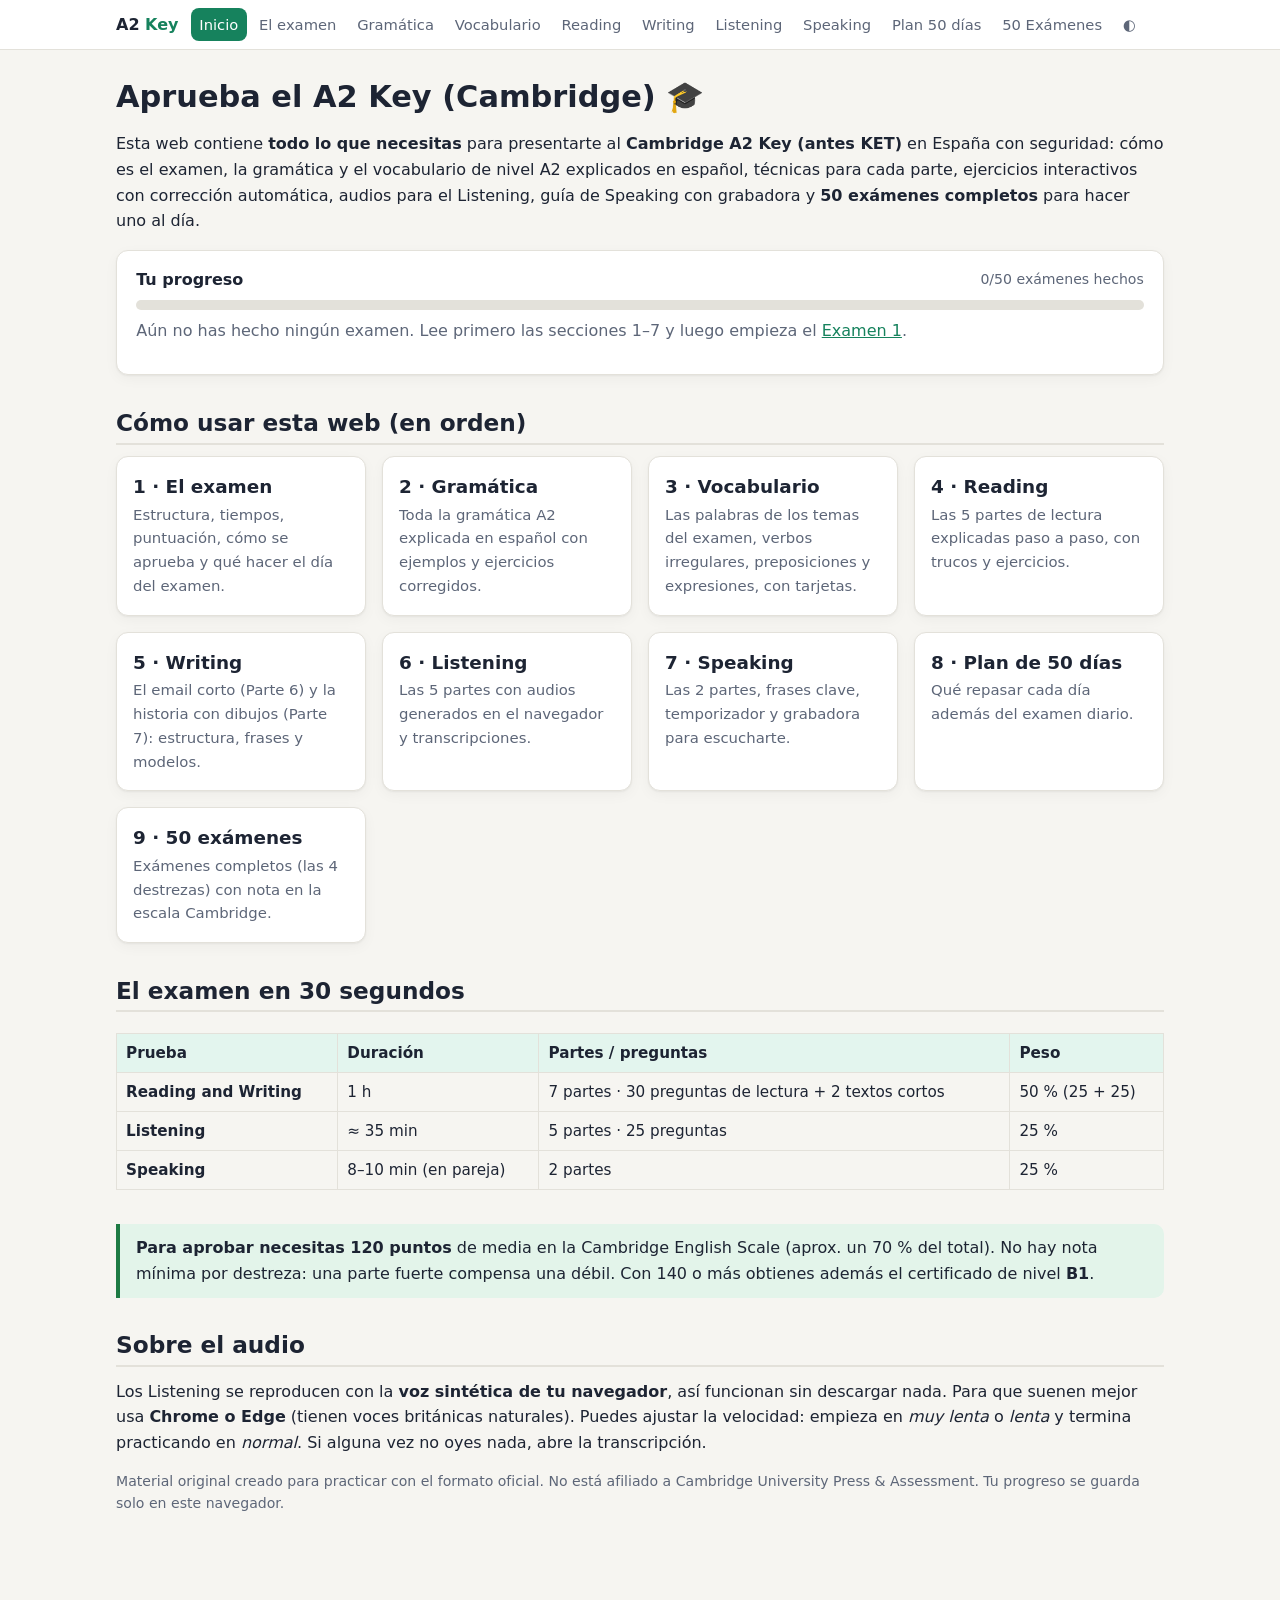
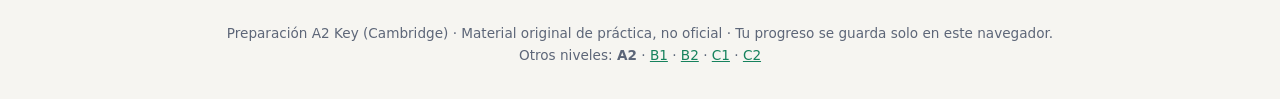
<file: index.html>
<!doctype html>
<html lang="es">
<head>
<meta charset="utf-8"><meta name="viewport" content="width=device-width,initial-scale=1">
<title>A2 Key · Preparación</title>
<meta name="description" content="Todo para aprobar el Cambridge A2 Key (KET) en España: explicaciones en español, gramática, vocabulario, práctica interactiva y 50 exámenes completos.">
<link rel="stylesheet" href="assets/style.css">
<link rel="icon" href="data:image/svg+xml,<svg xmlns='http://www.w3.org/2000/svg' viewBox='0 0 100 100'><text y='.9em' font-size='90'>🎓</text></svg>">
</head>
<body>
<main class="wrap">
  <h1>Aprueba el A2 Key (Cambridge) 🎓</h1>
  <p>Esta web contiene <b>todo lo que necesitas</b> para presentarte al <b>Cambridge A2 Key (antes KET)</b> en España con seguridad: cómo es el examen, la gramática y el vocabulario de nivel A2 explicados en español, técnicas para cada parte, ejercicios interactivos con corrección automática, audios para el Listening, guía de Speaking con grabadora y <b>50 exámenes completos</b> para hacer uno al día.</p>

  <div class="card" id="progress"></div>

  <h2>Cómo usar esta web (en orden)</h2>
  <div class="grid">
    <a class="tile" href="guia.html"><h3>1 · El examen</h3><p>Estructura, tiempos, puntuación, cómo se aprueba y qué hacer el día del examen.</p></a>
    <a class="tile" href="gramatica.html"><h3>2 · Gramática</h3><p>Toda la gramática A2 explicada en español con ejemplos y ejercicios corregidos.</p></a>
    <a class="tile" href="vocabulario.html"><h3>3 · Vocabulario</h3><p>Las palabras de los temas del examen, verbos irregulares, preposiciones y expresiones, con tarjetas.</p></a>
    <a class="tile" href="reading.html"><h3>4 · Reading</h3><p>Las 5 partes de lectura explicadas paso a paso, con trucos y ejercicios.</p></a>
    <a class="tile" href="writing.html"><h3>5 · Writing</h3><p>El email corto (Parte 6) y la historia con dibujos (Parte 7): estructura, frases y modelos.</p></a>
    <a class="tile" href="listening.html"><h3>6 · Listening</h3><p>Las 5 partes con audios generados en el navegador y transcripciones.</p></a>
    <a class="tile" href="speaking.html"><h3>7 · Speaking</h3><p>Las 2 partes, frases clave, temporizador y grabadora para escucharte.</p></a>
    <a class="tile" href="plan.html"><h3>8 · Plan de 50 días</h3><p>Qué repasar cada día además del examen diario.</p></a>
    <a class="tile" href="examenes.html"><h3>9 · 50 exámenes</h3><p>Exámenes completos (las 4 destrezas) con nota en la escala Cambridge.</p></a>
  </div>

  <h2>El examen en 30 segundos</h2>
  <div class="table-wrap"><table>
    <tr><th>Prueba</th><th>Duración</th><th>Partes / preguntas</th><th>Peso</th></tr>
    <tr><td><b>Reading and Writing</b></td><td>1 h</td><td>7 partes · 30 preguntas de lectura + 2 textos cortos</td><td>50 % (25 + 25)</td></tr>
    <tr><td><b>Listening</b></td><td>≈ 35 min</td><td>5 partes · 25 preguntas</td><td>25 %</td></tr>
    <tr><td><b>Speaking</b></td><td>8–10 min (en pareja)</td><td>2 partes</td><td>25 %</td></tr>
  </table></div>
  <div class="key"><p><b>Para aprobar necesitas 120 puntos</b> de media en la Cambridge English Scale (aprox. un 70 % del total). No hay nota mínima por destreza: una parte fuerte compensa una débil. Con 140 o más obtienes además el certificado de nivel <b>B1</b>.</p></div>

  <h2>Sobre el audio</h2>
  <p>Los Listening se reproducen con la <b>voz sintética de tu navegador</b>, así funcionan sin descargar nada. Para que suenen mejor usa <b>Chrome o Edge</b> (tienen voces británicas naturales). Puedes ajustar la velocidad: empieza en <i>muy lenta</i> o <i>lenta</i> y termina practicando en <i>normal</i>. Si alguna vez no oyes nada, abre la transcripción.</p>
  <p class="small muted">Material original creado para practicar con el formato oficial. No está afiliado a Cambridge University Press &amp; Assessment. Tu progreso se guarda solo en este navegador.</p>
</main>
<script src="assets/app.js"></script>
<script>
document.addEventListener('DOMContentLoaded', () => {
  const res = store.get('results', {});
  const done = Object.keys(res).length;
  const scores = Object.values(res).map(r => r.overall).filter(Boolean);
  const avg = scores.length ? Math.round(scores.reduce((a, b) => a + b, 0) / scores.length) : null;
  $('#progress').innerHTML = `<div class="row" style="justify-content:space-between"><b>Tu progreso</b><span class="small muted">${done}/50 exámenes hechos</span></div>
   <div class="bar" style="margin:.5rem 0"><i style="width:${done * 2}%"></i></div>
   ${avg ? `<p>Media de tus exámenes: <b>${avg}</b> · ${grade(avg)[0]}</p>` : `<p class="muted">Aún no has hecho ningún examen. Lee primero las secciones 1–7 y luego empieza el <a href="examen.html?n=1">Examen 1</a>.</p>`}
   ${done ? `<a class="btn" href="examen.html?n=${Math.min(50, done + 1)}">Continuar: examen ${Math.min(50, done + 1)} →</a>` : ''}`;
});
</script>
</body>
</html>
</file>
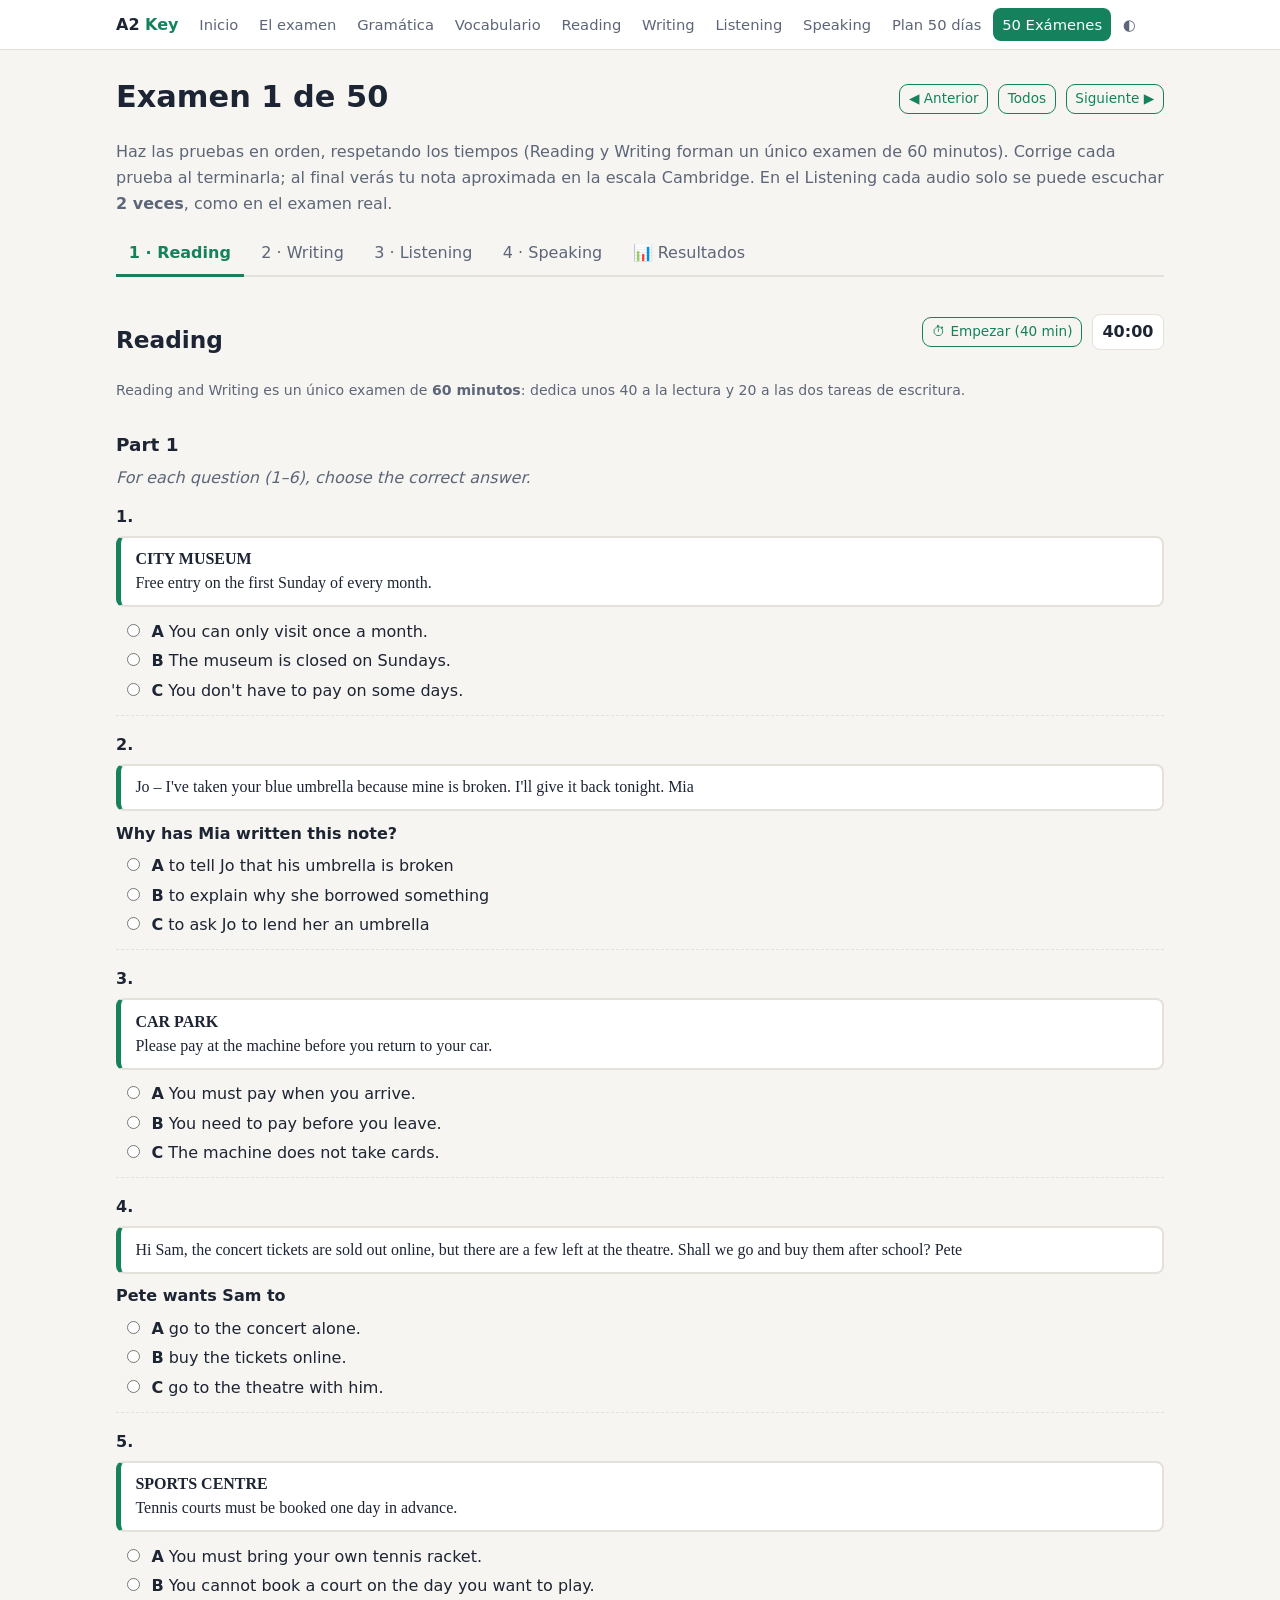
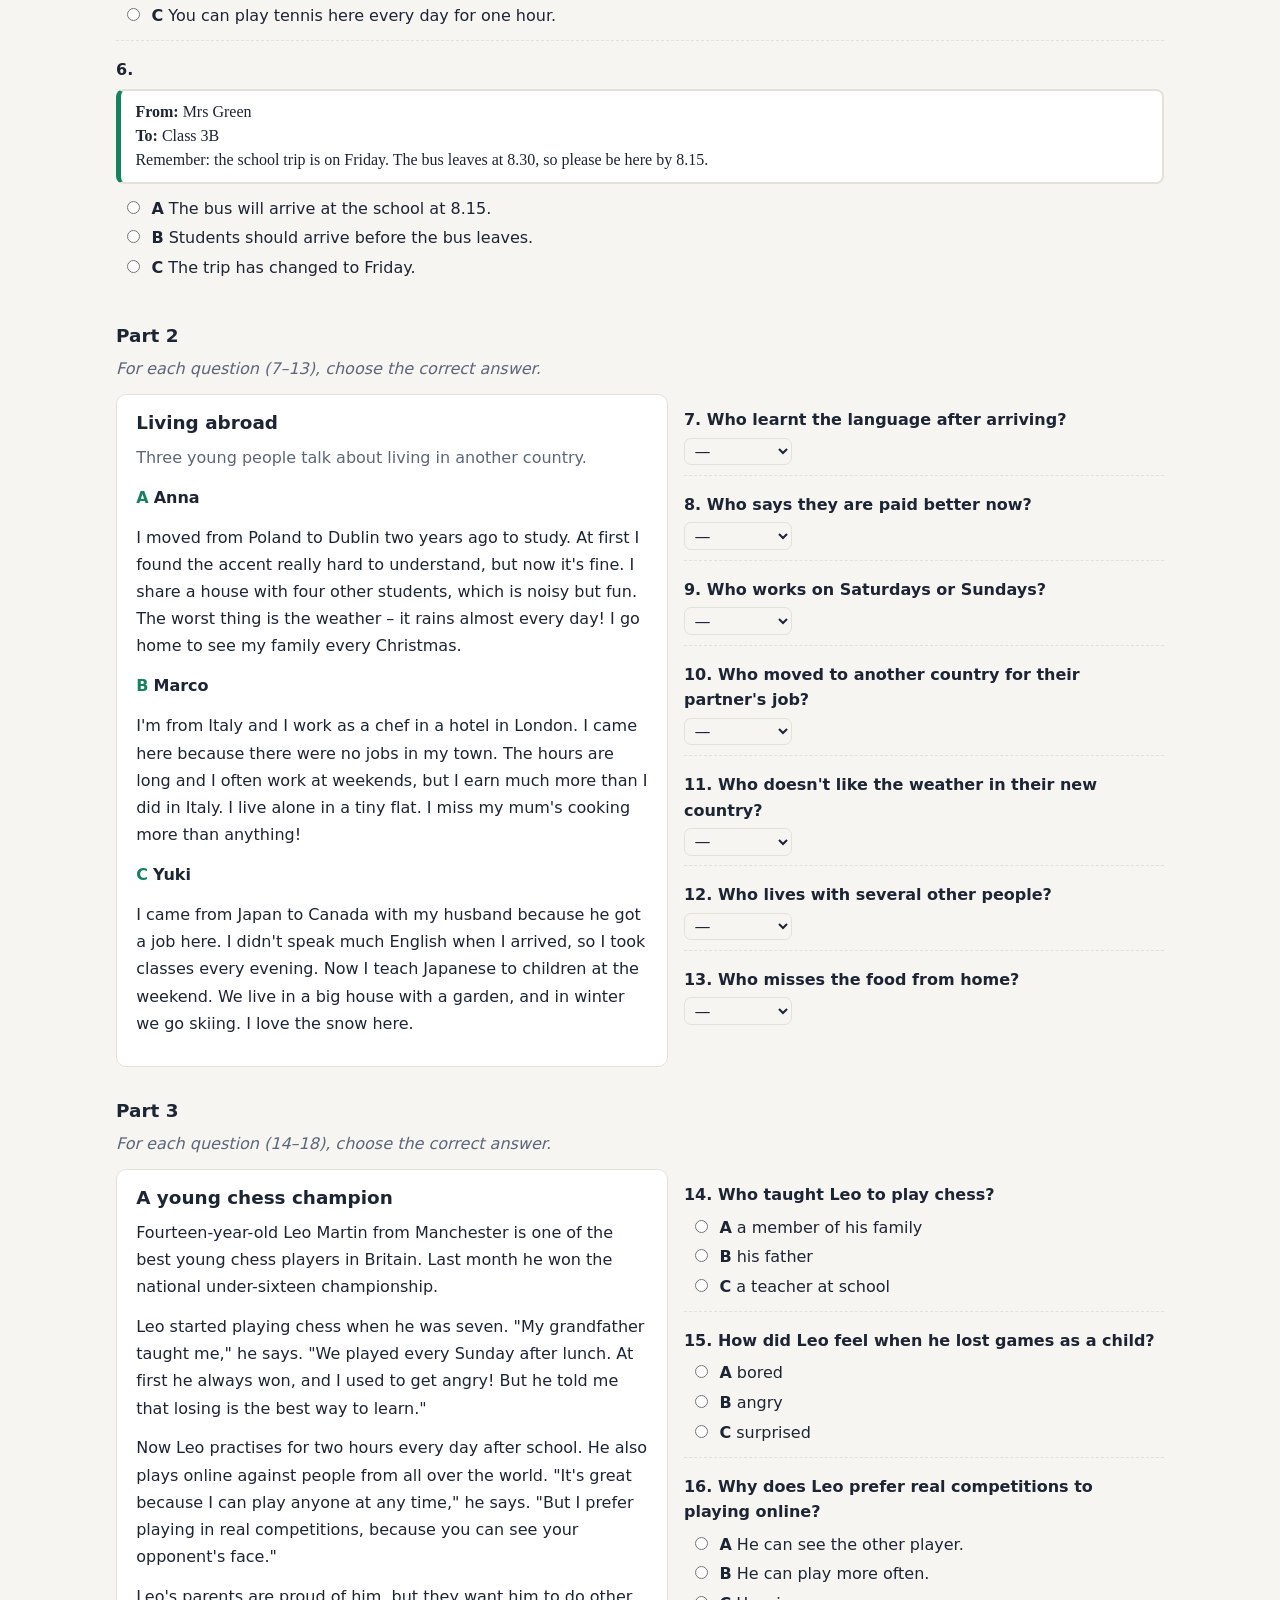
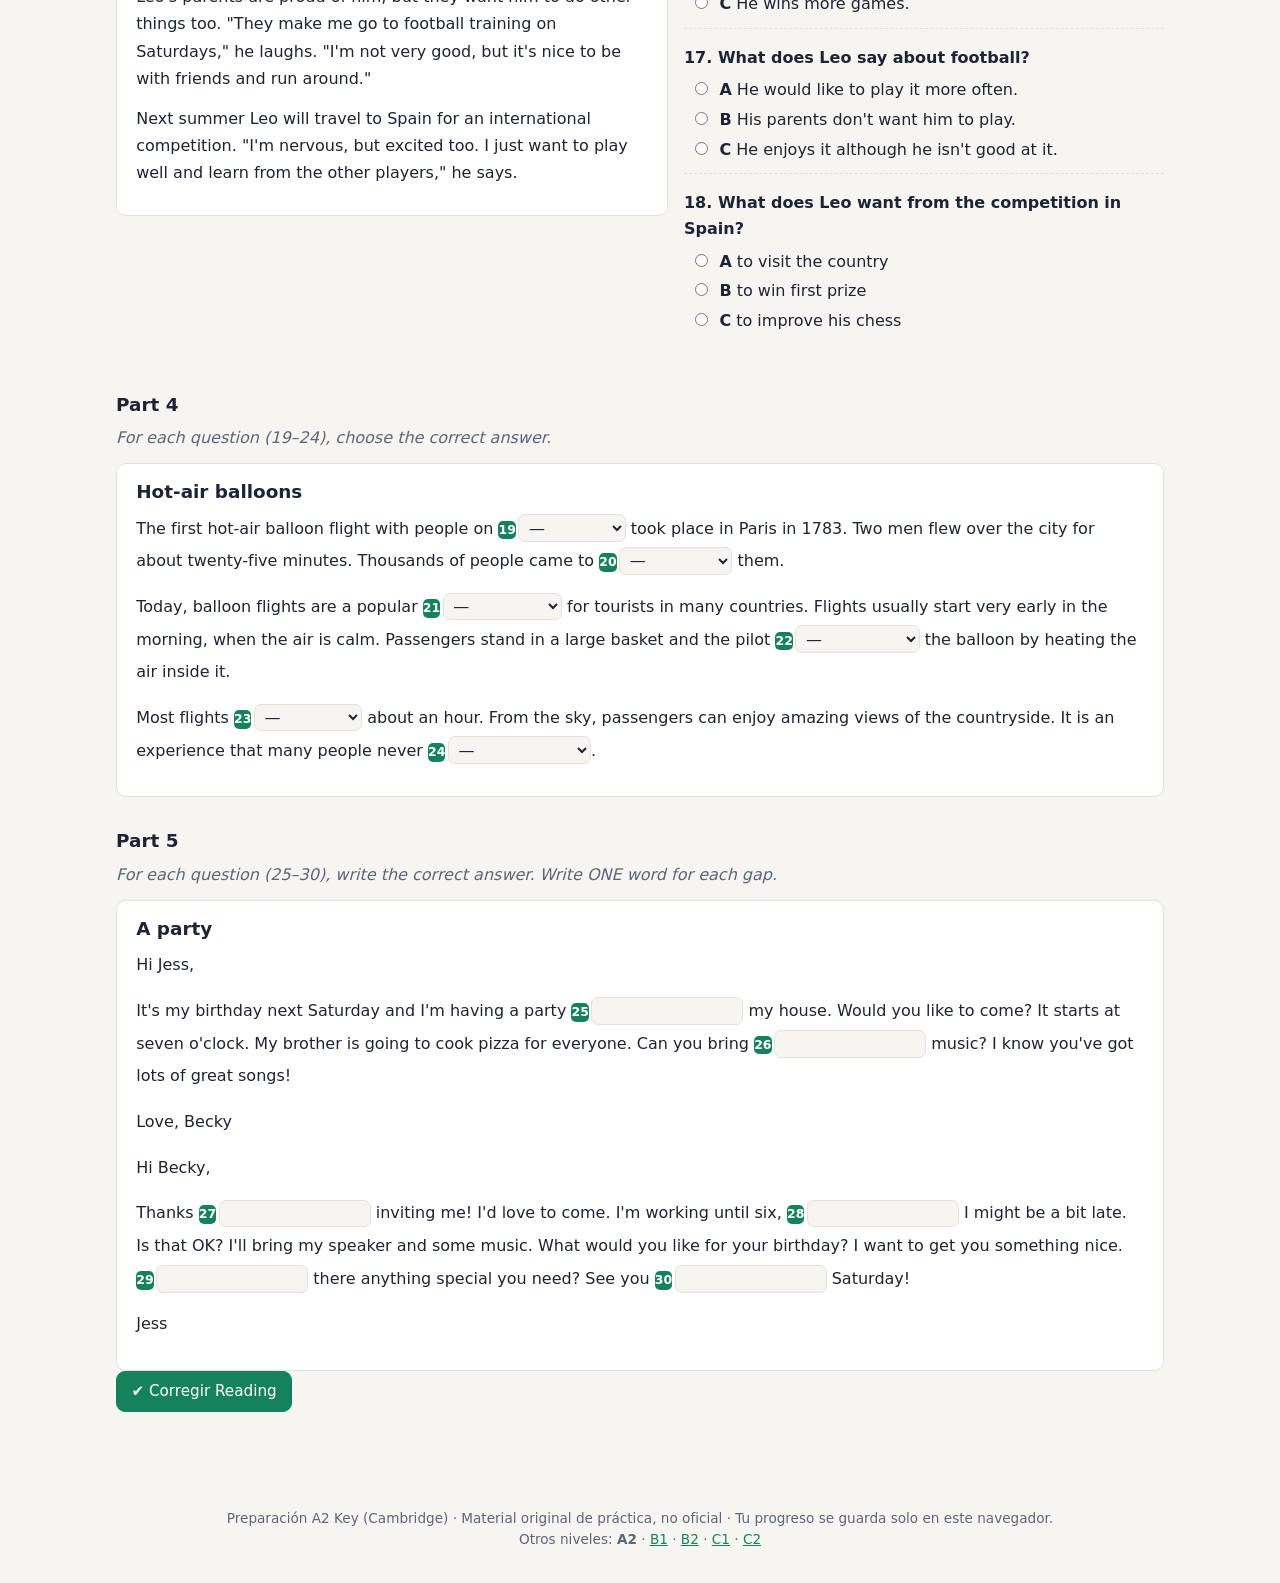
<file: examen.html>
<!doctype html>
<html lang="es">
<head>
<meta charset="utf-8"><meta name="viewport" content="width=device-width,initial-scale=1">
<title>Examen A2 Key</title>
<link rel="stylesheet" href="assets/style.css">
<link rel="icon" href="data:image/svg+xml,<svg xmlns='http://www.w3.org/2000/svg' viewBox='0 0 100 100'><text y='.9em' font-size='90'>🎓</text></svg>">
</head>
<body>
<main class="wrap">
<div class="paper-head"><h1 id="title">Examen</h1><div class="row"><a class="btn ghost sm" id="prev">◀ Anterior</a><a class="btn ghost sm" href="examenes.html">Todos</a><a class="btn ghost sm" id="next">Siguiente ▶</a></div></div>
<p class="muted">Haz las pruebas en orden, respetando los tiempos (Reading y Writing forman un único examen de 60 minutos). Corrige cada prueba al terminarla; al final verás tu nota aproximada en la escala Cambridge. En el Listening cada audio solo se puede escuchar <b>2 veces</b>, como en el examen real.</p>
<div id="exam"></div>
</main>
<script src="assets/app.js"></script>
<script>
window.SHUFFLE = true;
const TOTAL = SITE.exams;
const N = Math.min(TOTAL, Math.max(1, parseInt(new URLSearchParams(location.search).get('n')) || 1));
document.title = `Examen ${N} · ${SITE.name}`;
$('#title').textContent = `Examen ${N} de ${TOTAL}`;
$('#prev').href = `examen.html?n=${Math.max(1, N - 1)}`;
$('#next').href = `examen.html?n=${Math.min(TOTAL, N + 1)}`;

/* PAPERS: clave → [nombre, peso en la nota global] */
const PAPERS = { rea: ['Reading', 1], wri: ['Writing', 1], lis: ['Listening', 1], spk: ['Speaking', 1] };
function saveResult(key, score, max) {
  const all = store.get('results', {}); const r = all[N] || {};
  r[key] = Math.round(toScale(score / max));
  r[key + 'Raw'] = `${score}/${max}`;
  const ks = Object.keys(PAPERS).filter(k => r[k]);
  const w = ks.reduce((a, k) => a + PAPERS[k][1], 0);
  r.overall = Math.round(ks.reduce((a, k) => a + r[k] * PAPERS[k][1], 0) / w);
  r.complete = Object.keys(PAPERS).every(k => r[k]);
  r.date = new Date().toISOString().slice(0, 10);
  all[N] = r; store.set('results', all);
  showResults();
}
function scoreBox(score, max) {
  const sc = toScale(score / max), [g, cls] = grade(sc);
  return `<div class="score ${cls}">Puntuación: ${score}/${max} (${Math.round(score / max * 100)} %) → <b>${sc}</b> en la escala Cambridge · ${g}</div>`;
}

/* Prueba con partes autocorregibles. parts = [[título, instrucciones, tipo, datos, ...args]] */
function paper(container, key, minutes, parts, note = '') {
  const head = document.createElement('div'); head.className = 'paper-head';
  head.innerHTML = `<h2 style="border:0">${PAPERS[key][0]}</h2>`;
  head.append(timer(minutes * 60, `Empezar (${minutes} min)`));
  container.append(head);
  if (note) container.insertAdjacentHTML('beforeend', `<p class="small muted">${note}</p>`);
  const rs = [];
  parts.forEach(([title, instr, type, data, ...args]) => {
    const sec = document.createElement('section');
    sec.innerHTML = `<h3 class="part-title">${title}</h3><p class="instr">${instr}</p>`;
    const body = document.createElement('div'); sec.append(body); container.append(sec);
    rs.push(R[type](body, data, ...args));
  });
  const foot = document.createElement('div'); foot.innerHTML = `<button class="btn">✔ Corregir ${PAPERS[key][0]}</button><div class="res"></div>`;
  container.append(foot);
  const btn = $('button', foot);
  const update = () => { const t = rs.reduce((a, r) => { const s = r.score(); return [a[0] + s.score, a[1] + s.max]; }, [0, 0]); $('.res', foot).innerHTML = scoreBox(t[0], t[1]); saveResult(key, t[0], t[1]); };
  btn.onclick = () => { if (!confirmLeft(container)) return; rs.forEach(r => r.check()); btn.disabled = true; TTS.stop(); update(); };
  scoreHooks.push(() => btn.disabled && update());
}
function confirmLeft(c) {
  const empty = $$('input[type=text],select', c).filter(x => !x.value).length;
  const radiosQ = $$('.q', c).filter(q => $('input[type=radio]', q) && !$('input:checked', q)).length;
  const n = empty + radiosQ;
  if (!n) return true;
  const w = c.querySelector('.leftwarn') || document.createElement('div');
  w.className = 'warn leftwarn';
  if (w.dataset.ok) return true;
  w.innerHTML = `Te quedan <b>${n}</b> respuestas en blanco. En el examen real <b>no restan</b>: ¡rellénalas! Pulsa «Corregir» otra vez si quieres corregir igualmente.`;
  w.dataset.ok = 1; c.lastElementChild.before(w); return false;
}
const sel05 = () => `<select>${[0, 1, 2, 3, 4, 5].map(v => `<option ${v === 3 ? 'selected' : ''}>${v}</option>`).join('')}</select>`;

/* Writing autoevaluado. tasks = [{title, html, min, max, choose?:[{label, html}]}] */
function writingPaper(c, minutes, intro, tasks, crits) {
  const head = document.createElement('div'); head.className = 'paper-head';
  head.innerHTML = `<h2 style="border:0">${PAPERS.wri[0]}</h2>`; head.append(timer(minutes * 60, `Empezar (${minutes} min)`)); c.append(head);
  c.insertAdjacentHTML('beforeend', `<p class="instr">${intro} Consulta los <a href="writing.html">modelos</a> solo después de escribir.</p>`);
  tasks.forEach((t, ti) => {
    c.insertAdjacentHTML('beforeend', `<h3 class="part-title">${t.title}</h3>${t.html || ''}${t.choose ? t.choose.map((o, i) => `<label class="opt card" style="display:flex"><input type="radio" name="wc${ti}" value="${i}" ${i === 0 ? 'checked' : ''}><span><b>${o.label}</b><br>${o.html}</span></label>`).join('') : ''}<div class="wbox"></div>`);
    $$('.wbox', c).pop().append(writingBox(`ex${N}.w${ti + 1}`, t.min, t.max));
  });
  c.insertAdjacentHTML('beforeend', `<h3 class="part-title">Autoevaluación</h3><p class="small muted">Cuando termines, compara con los modelos de la sección Writing y puntúa con sinceridad cada criterio de 0 a 5 (3 = aprobado justo, 5 = excelente). Si puedes, pide a un profesor que te lo corrija.</p>
   <div class="crit wcrit"></div><button class="btn wsave" style="margin-top:.6rem">Guardar nota de Writing</button><div class="wres"></div>`);
  const labels = tasks.length > 1 ? tasks.map((t, i) => `Tarea ${i + 1}`) : [''];
  $('.wcrit', c).innerHTML = labels.map(p => crits.map(k => `<span>${p ? p + ' · ' : ''}${k}</span>${sel05()}`).join('')).join('');
  const max = labels.length * crits.length * 5;
  $('.wsave', c).onclick = () => { const s = $$('.wcrit select', c).reduce((a, x) => a + +x.value, 0); $('.wres', c).innerHTML = scoreBox(s, max); saveResult('wri', s, max); };
}

/* Speaking autoevaluado. parts = [{title, html, time}] */
function speakingPaper(c, intro, parts, crits) {
  c.insertAdjacentHTML('beforeend', `<div class="paper-head"><h2 style="border:0">Speaking</h2></div><p class="instr">${intro}</p>`);
  parts.forEach(p => { c.insertAdjacentHTML('beforeend', `<h3 class="part-title">${p.title}</h3>${p.html}<div class="tslot"></div>`); const el = $$('.tslot', c).pop(); el.append(timer(p.time)); el.append(recorder()); });
  c.insertAdjacentHTML('beforeend', `<h3 class="part-title">Autoevaluación</h3><p class="small muted">Escucha tus grabaciones y puntúa de 0 a 5.</p><div class="crit scrit"></div><button class="btn ssave" style="margin-top:.6rem">Guardar nota de Speaking</button><div class="sres"></div>`);
  speakables(c);
  $('.scrit', c).innerHTML = crits.map(k => `<span>${k}</span>${sel05()}`).join('');
  const max = crits.length * 5;
  $('.ssave', c).onclick = () => { const v = $$('.scrit select', c).reduce((a, x) => a + +x.value, 0); $('.sres', c).innerHTML = scoreBox(v, max); saveResult('spk', v, max); };
}
const ul = (qs, say = true) => `<ul>${qs.map(q => `<li ${say ? 'data-say' : ''}>${q}</li>`).join('')}</ul>`;

function showResults() {
  const r = store.get('results', {})[N]; const el = $('#results'); if (!el) return;
  if (!r) { el.innerHTML = '<p class="muted">Aún no has corregido ninguna prueba de este examen.</p>'; return; }
  const [g, cls] = grade(r.overall);
  el.innerHTML = `<div class="table-wrap"><table><tr><th>Prueba</th><th>Bruto</th><th>Escala</th></tr>${Object.entries(PAPERS).map(([k, [n]]) => `<tr><td>${n}</td><td>${r[k + 'Raw'] || '—'}</td><td>${r[k] || '—'}</td></tr>`).join('')}</table></div>
   <div class="score ${cls}">Nota global${r.complete ? '' : ' (provisional: faltan pruebas)'}: <b>${r.overall}</b> · ${g}</div>
   <p class="small muted">La conversión a la escala es aproximada (≈67 % = 120, aprobado; ≈90 % = 140, nivel B1). Las cuatro destrezas pesan lo mismo (25 % cada una).</p>
   ${N < TOTAL ? `<a class="btn" href="examen.html?n=${N + 1}">Mañana: examen ${N + 1} →</a>` : `<p><b>¡Has completado los ${TOTAL} exámenes! Estás preparado/a.</b></p>`}`;
}

/* ===== Estructura específica de este nivel ===== */
function render(d) {
  const root = $('#exam');
  root.innerHTML = `<div class="tabs-root" id="extabs"><div class="tabs"><button>1 · Reading</button><button>2 · Writing</button><button>3 · Listening</button><button>4 · Speaking</button><button>📊 Resultados</button></div>
   <section class="tabpanel" id="pr"></section><section class="tabpanel" id="pw"></section><section class="tabpanel" id="pl"></section><section class="tabpanel" id="ps"></section><section class="tabpanel"><h2>Resultados del examen ${N}</h2><div id="results"></div></section></div>`;
  paper($('#pr'), 'rea', 40, [
    ['Part 1', 'For each question (1–6), choose the correct answer.', 'mcq', d.r1, 1, 1],
    ['Part 2', 'For each question (7–13), choose the correct answer.', 'p7', d.r2, 1, 7],
    ['Part 3', 'For each question (14–18), choose the correct answer.', 'p5', d.r3, 1, 14],
    ['Part 4', 'For each question (19–24), choose the correct answer.', 'p1', d.r4],
    ['Part 5', 'For each question (25–30), write the correct answer. Write ONE word for each gap.', 'open', d.r5],
  ], 'Reading and Writing es un único examen de <b>60 minutos</b>: dedica unos 40 a la lectura y 20 a las dos tareas de escritura.');
  writingPaper($('#pw'), 20, 'Writing (Partes 6 y 7 del examen Reading and Writing). Escribe las dos tareas.', [
    { title: 'Part 6 · Email (31)', min: 25, max: 0, html: `<div class="card">${d.w6.ctx}<ul>${d.w6.notes.map(x => `<li>${x}</li>`).join('')}</ul><p><b>Write 25 words or more.</b></p></div>` },
    { title: 'Part 7 · Story (32)', min: 35, max: 0, html: `<div class="card"><p>Look at the three pictures. Write the story shown in the pictures.</p>${d.w7.map((p, i) => `<div class="photo"><b>Picture ${i + 1}:</b> ${p}</div>`).join('')}<p><b>Write 35 words or more.</b></p></div>` },
  ], ['Content', 'Communicative Achievement', 'Organisation', 'Language']);
  paper($('#pl'), 'lis', 30, [
    ['Part 1', 'For each question (1–5), choose the correct answer.', 'l1', d.l1, 2, 1],
    ['Part 2', 'For each question (6–10), write the correct answer in the gap. Write ONE word or a number or a date or a time.', 'l2', d.l2, 2, 6],
    ['Part 3', 'For each question (11–15), choose the correct answer.', 'l4', d.l3, 2, 11],
    ['Part 4', 'For each question (16–20), choose the correct answer.', 'l1', d.l4, 2, 16],
    ['Part 5', 'For each question (21–25), choose the correct answer.', 'lmatch', d.l5, 2, 21],
  ]);
  const s = d.s;
  speakingPaper($('#ps'), 'Habla en voz alta, a ser posible con un compañero. Usa el temporizador y la grabadora. Pulsa 🔊 para oír al examinador.', [
    { title: 'Part 1 · Interview (3–4 min)', time: 180, html: `<p class="small">Phase 1: What's your name? Where do you live? Phase 2:</p>${ul(s.p1)}` },
    { title: 'Part 2 · Discussion (5–6 min)', time: 300, html: `<div class="card"><p data-say><b>Here are some pictures that show different ${s.p2.topic}. Do you like these different ${s.p2.topic}? Say why or why not.</b></p><ul>${s.p2.ideas.map(i => `<li>${i}</li>`).join('')}</ul><p class="small">Habla con tu compañero sobre cada idea (2 min). Después, el examinador pregunta:</p>${ul(s.p2.q)}</div>` },
  ], ['Grammar & Vocabulary', 'Pronunciation', 'Interactive Communication', 'Global Achievement']);
  tabs($('#extabs'));
  showResults();
}

window.EXAM = render;
const sc = document.createElement('script');
sc.src = `data/exams/e${String(N).padStart(2, '0')}.js`;
sc.onerror = () => $('#exam').innerHTML = '<div class="warn">No se ha podido cargar este examen.</div>';
document.addEventListener('DOMContentLoaded', () => document.body.append(sc));
</script>
</body>
</html>
</file>
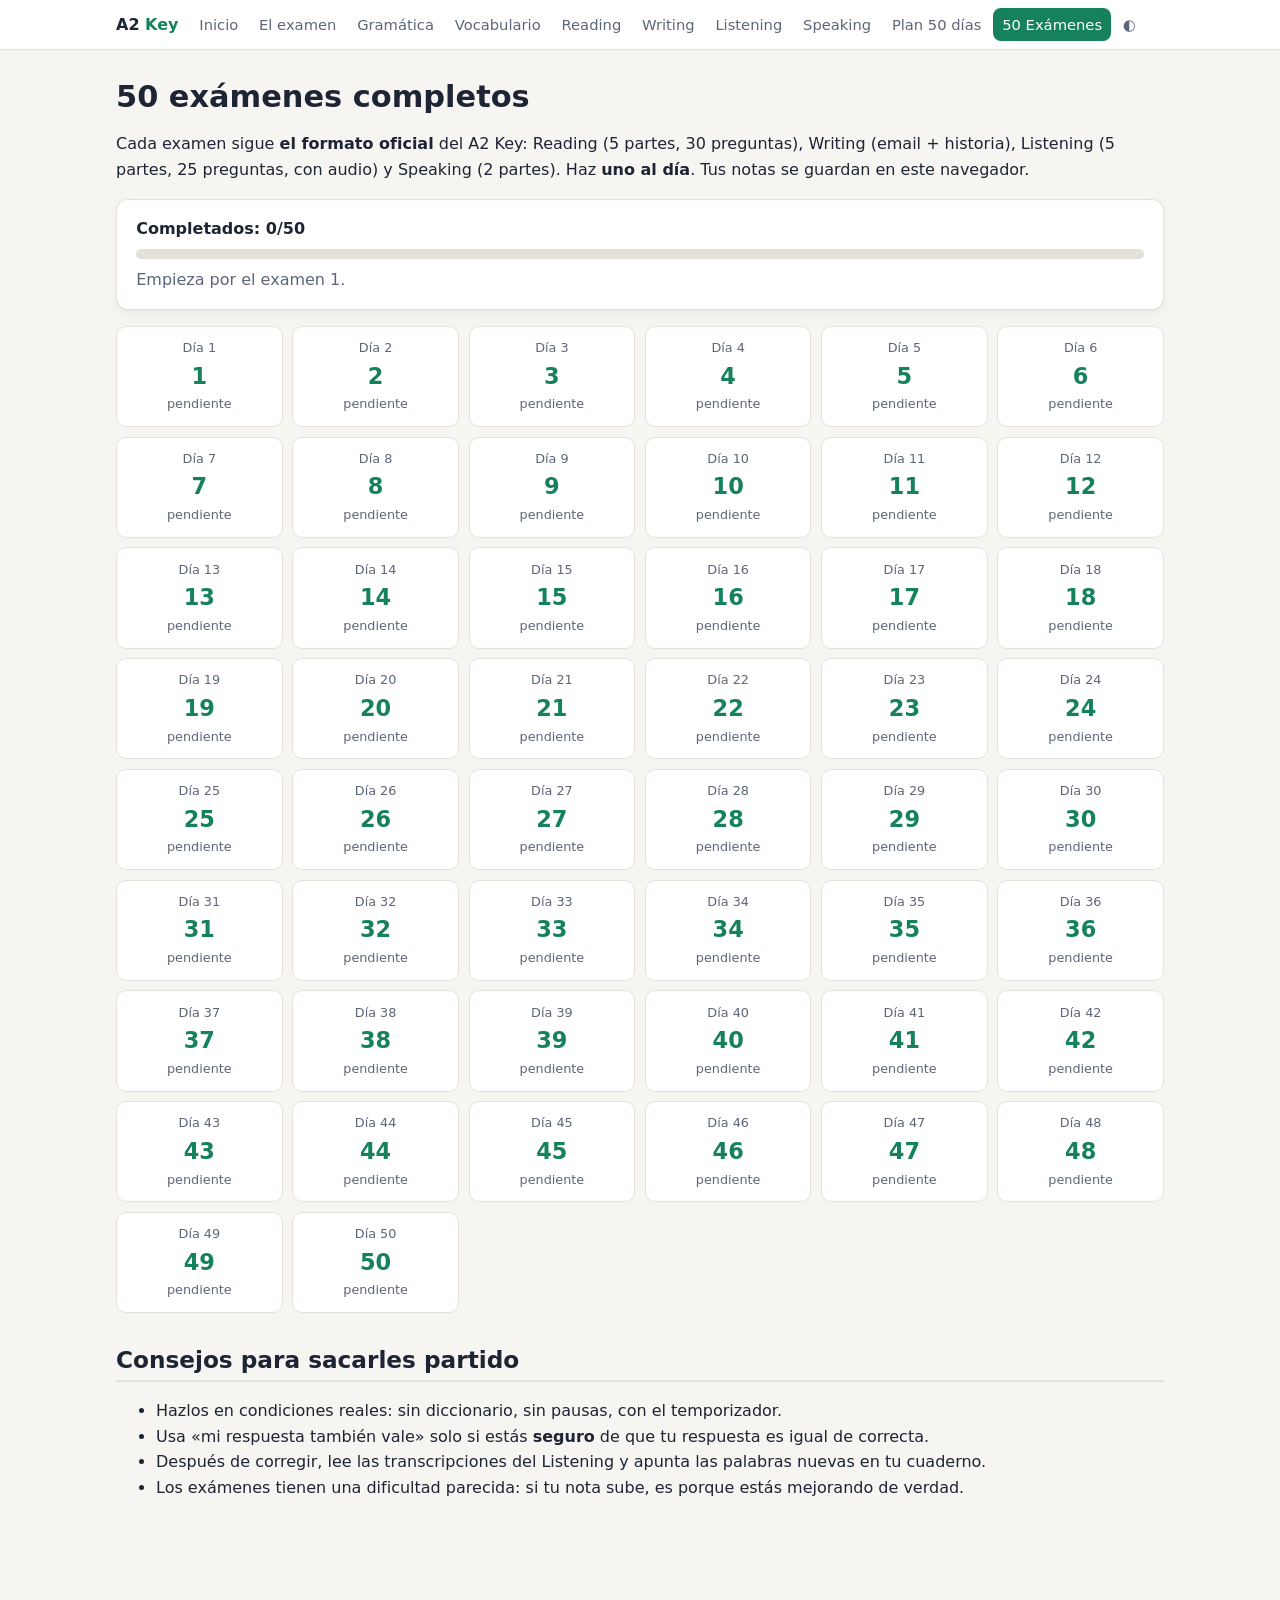
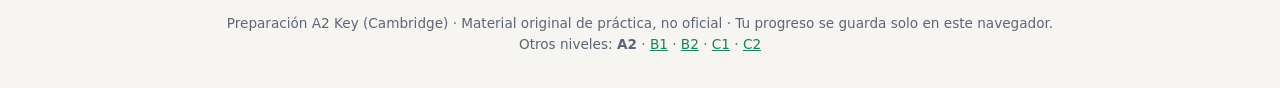
<file: examenes.html>
<!doctype html>
<html lang="es">
<head>
<meta charset="utf-8"><meta name="viewport" content="width=device-width,initial-scale=1">
<title>50 exámenes A2 Key</title>
<link rel="stylesheet" href="assets/style.css">
<link rel="icon" href="data:image/svg+xml,<svg xmlns='http://www.w3.org/2000/svg' viewBox='0 0 100 100'><text y='.9em' font-size='90'>🎓</text></svg>">
</head>
<body>
<main class="wrap">
<h1>50 exámenes completos</h1>
<p>Cada examen sigue <b>el formato oficial</b> del A2 Key: Reading (5 partes, 30 preguntas), Writing (email + historia), Listening (5 partes, 25 preguntas, con audio) y Speaking (2 partes). Haz <b>uno al día</b>. Tus notas se guardan en este navegador.</p>
<div class="card" id="summary"></div>
<div class="exams" id="grid"></div>
<h2>Consejos para sacarles partido</h2>
<ul>
<li>Hazlos en condiciones reales: sin diccionario, sin pausas, con el temporizador.</li>
<li>Usa «mi respuesta también vale» solo si estás <b>seguro</b> de que tu respuesta es igual de correcta.</li>
<li>Después de corregir, lee las transcripciones del Listening y apunta las palabras nuevas en tu cuaderno.</li>
<li>Los exámenes tienen una dificultad parecida: si tu nota sube, es porque estás mejorando de verdad.</li>
</ul>
</main>
<script src="assets/app.js"></script>
<script>
document.addEventListener('DOMContentLoaded', () => {
  const res = store.get('results', {});
  $('#grid').innerHTML = Array.from({ length: 50 }, (_, i) => {
    const n = i + 1, r = res[n];
    return `<a href="examen.html?n=${n}" class="${r && r.complete ? 'done' : ''}"><div class="s">Día ${n}</div><div class="n">${n}</div><div class="s">${r ? `${r.overall} · ${r.complete ? grade(r.overall)[0].split(' · ')[0] : 'en curso'}` : 'pendiente'}</div></a>`;
  }).join('');
  const sc = Object.values(res).filter(r => r.complete).map(r => r.overall);
  const avg = sc.length ? Math.round(sc.reduce((a, b) => a + b, 0) / sc.length) : null;
  const best = sc.length ? Math.max(...sc) : null;
  $('#summary').innerHTML = `<b>Completados: ${sc.length}/50</b><div class="bar" style="margin:.5rem 0"><i style="width:${sc.length * 2}%"></i></div>${avg ? `Media: <b>${avg}</b> (${grade(avg)[0]}) · Mejor: <b>${best}</b>` : '<span class="muted">Empieza por el examen 1.</span>'}`;
});
</script>
</body>
</html>
</file>
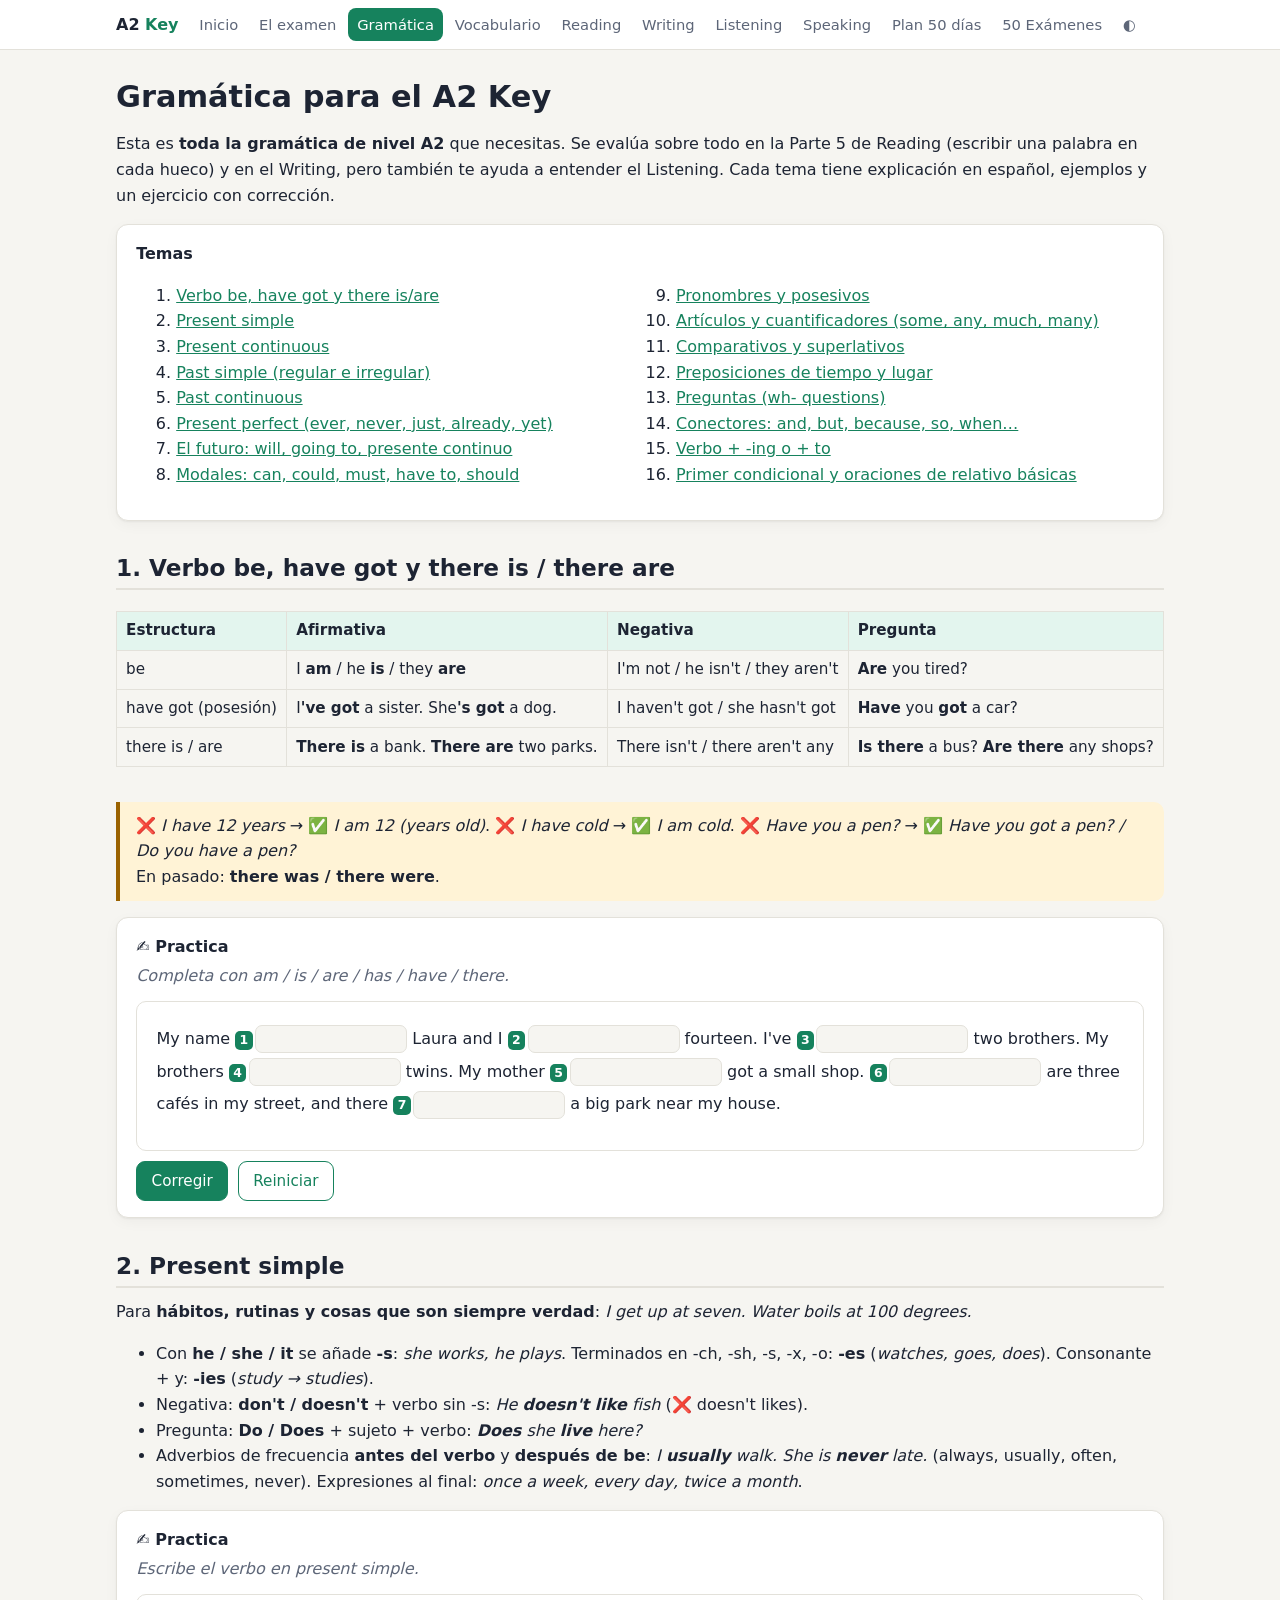
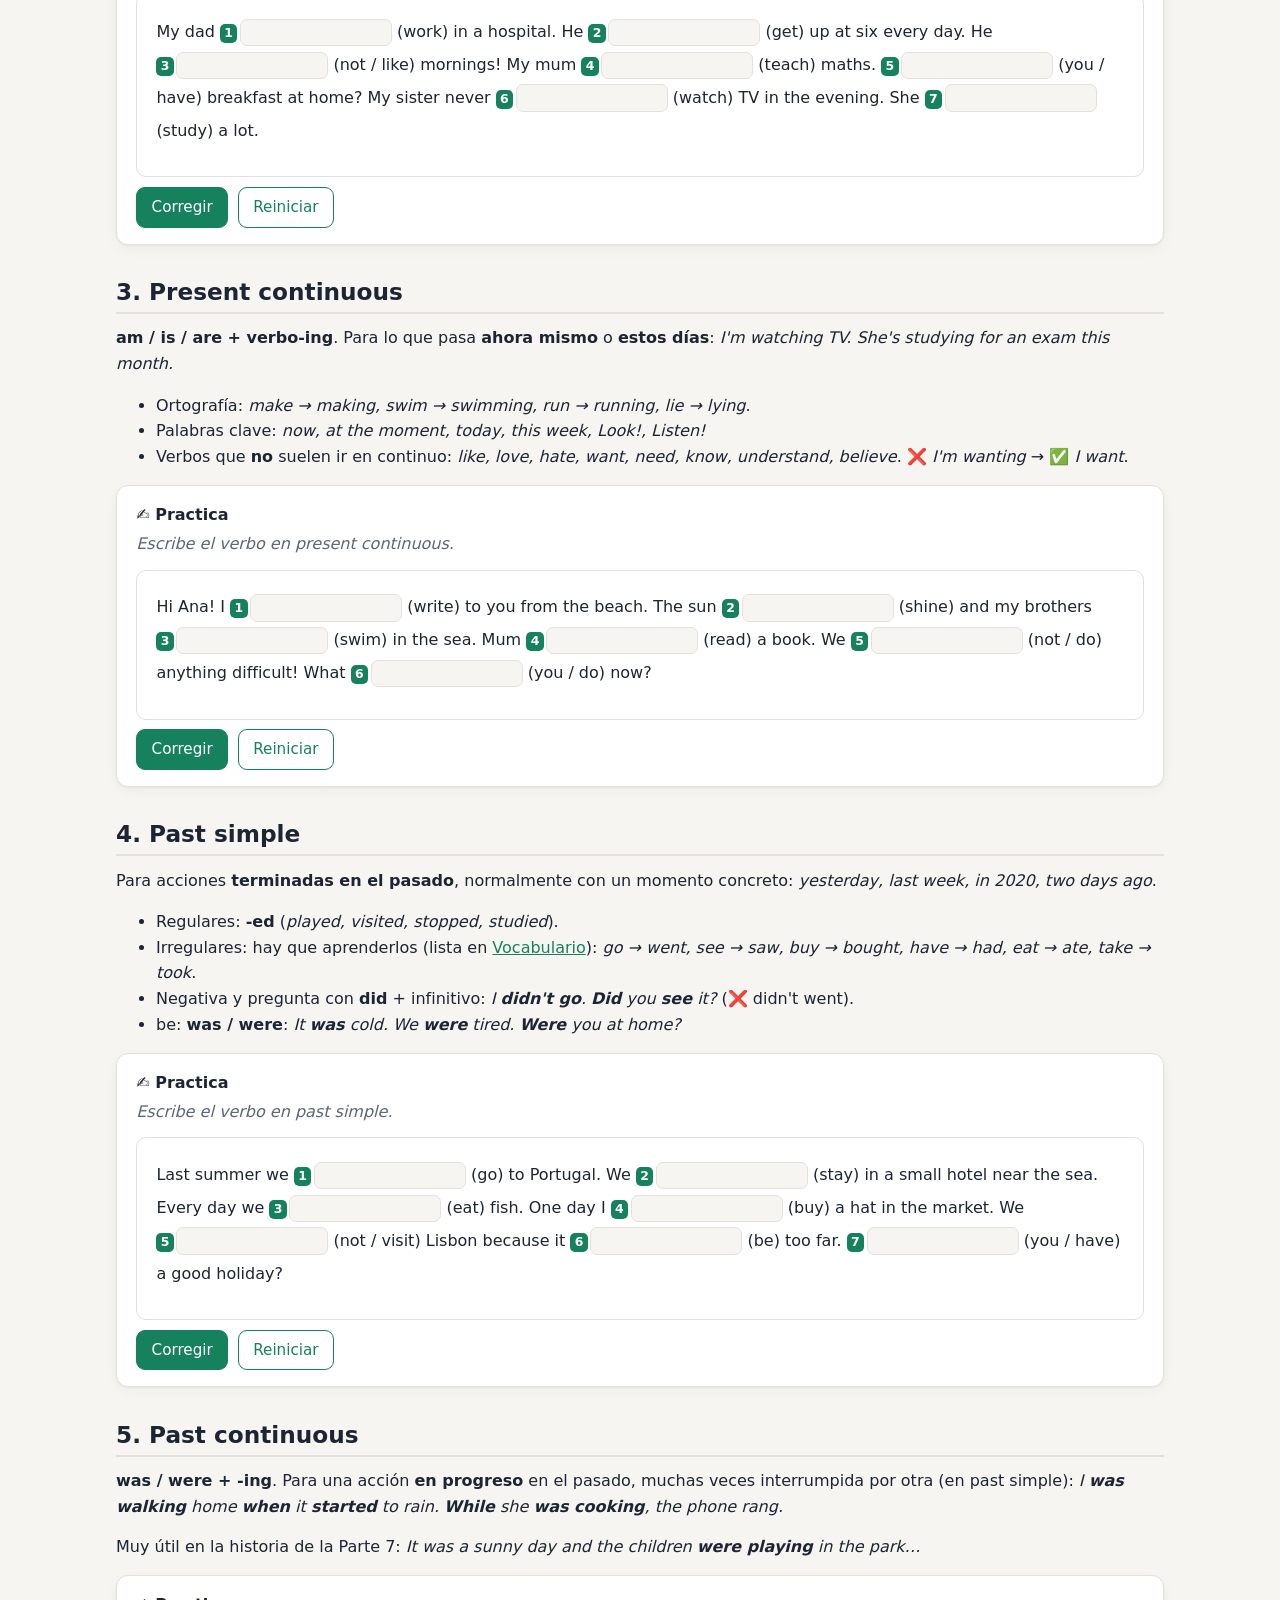
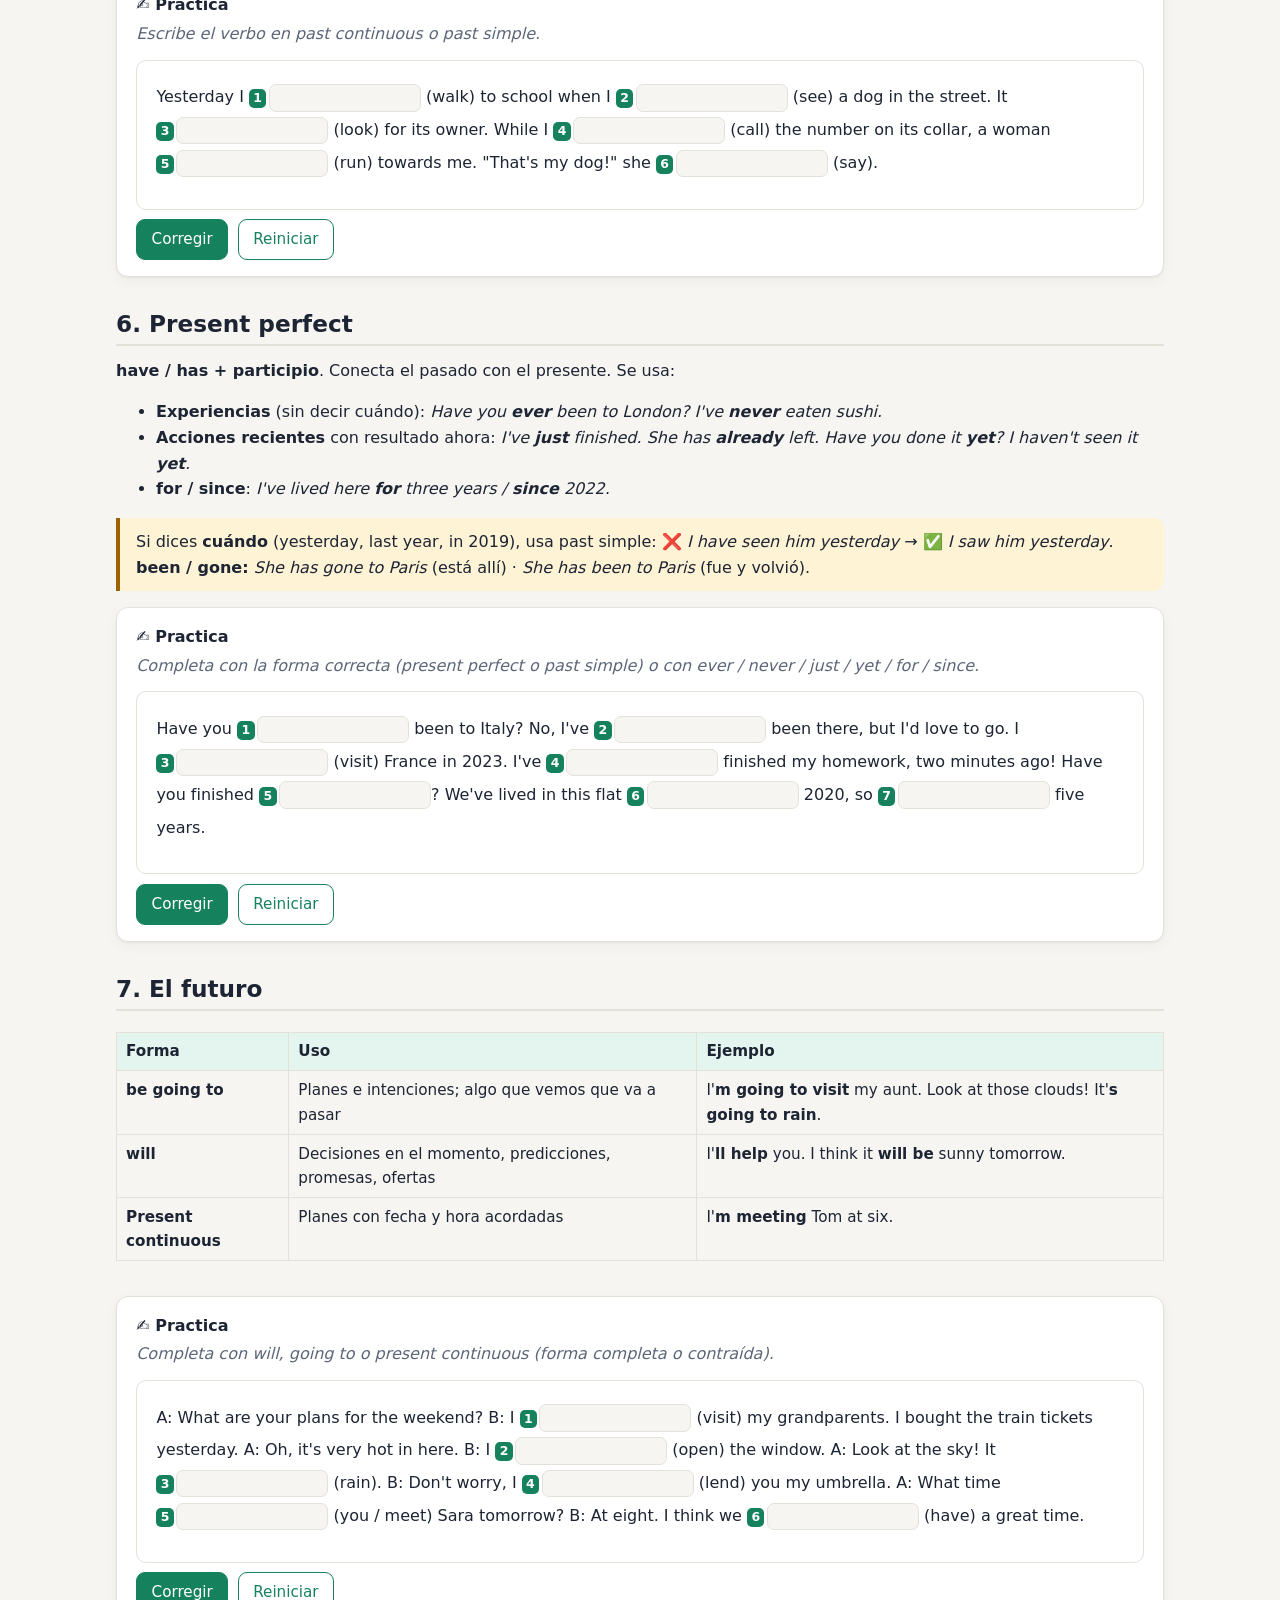
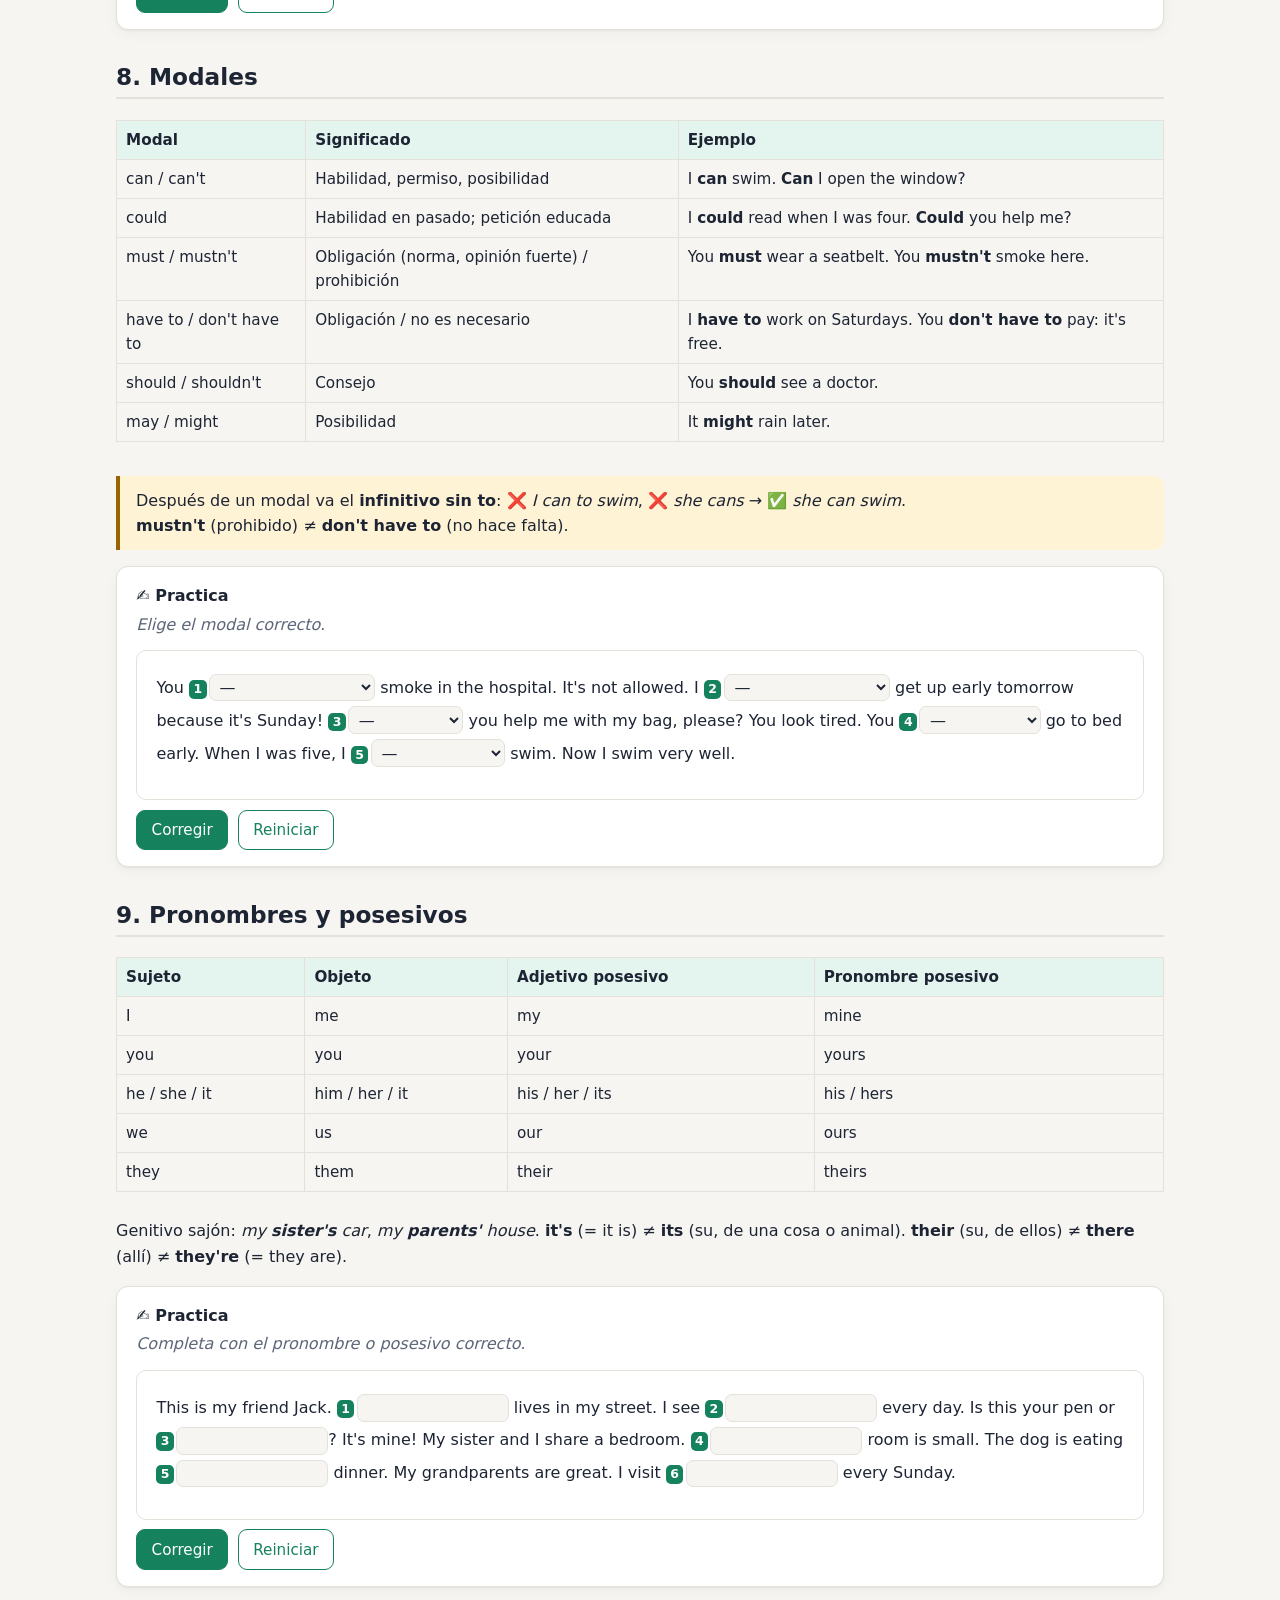
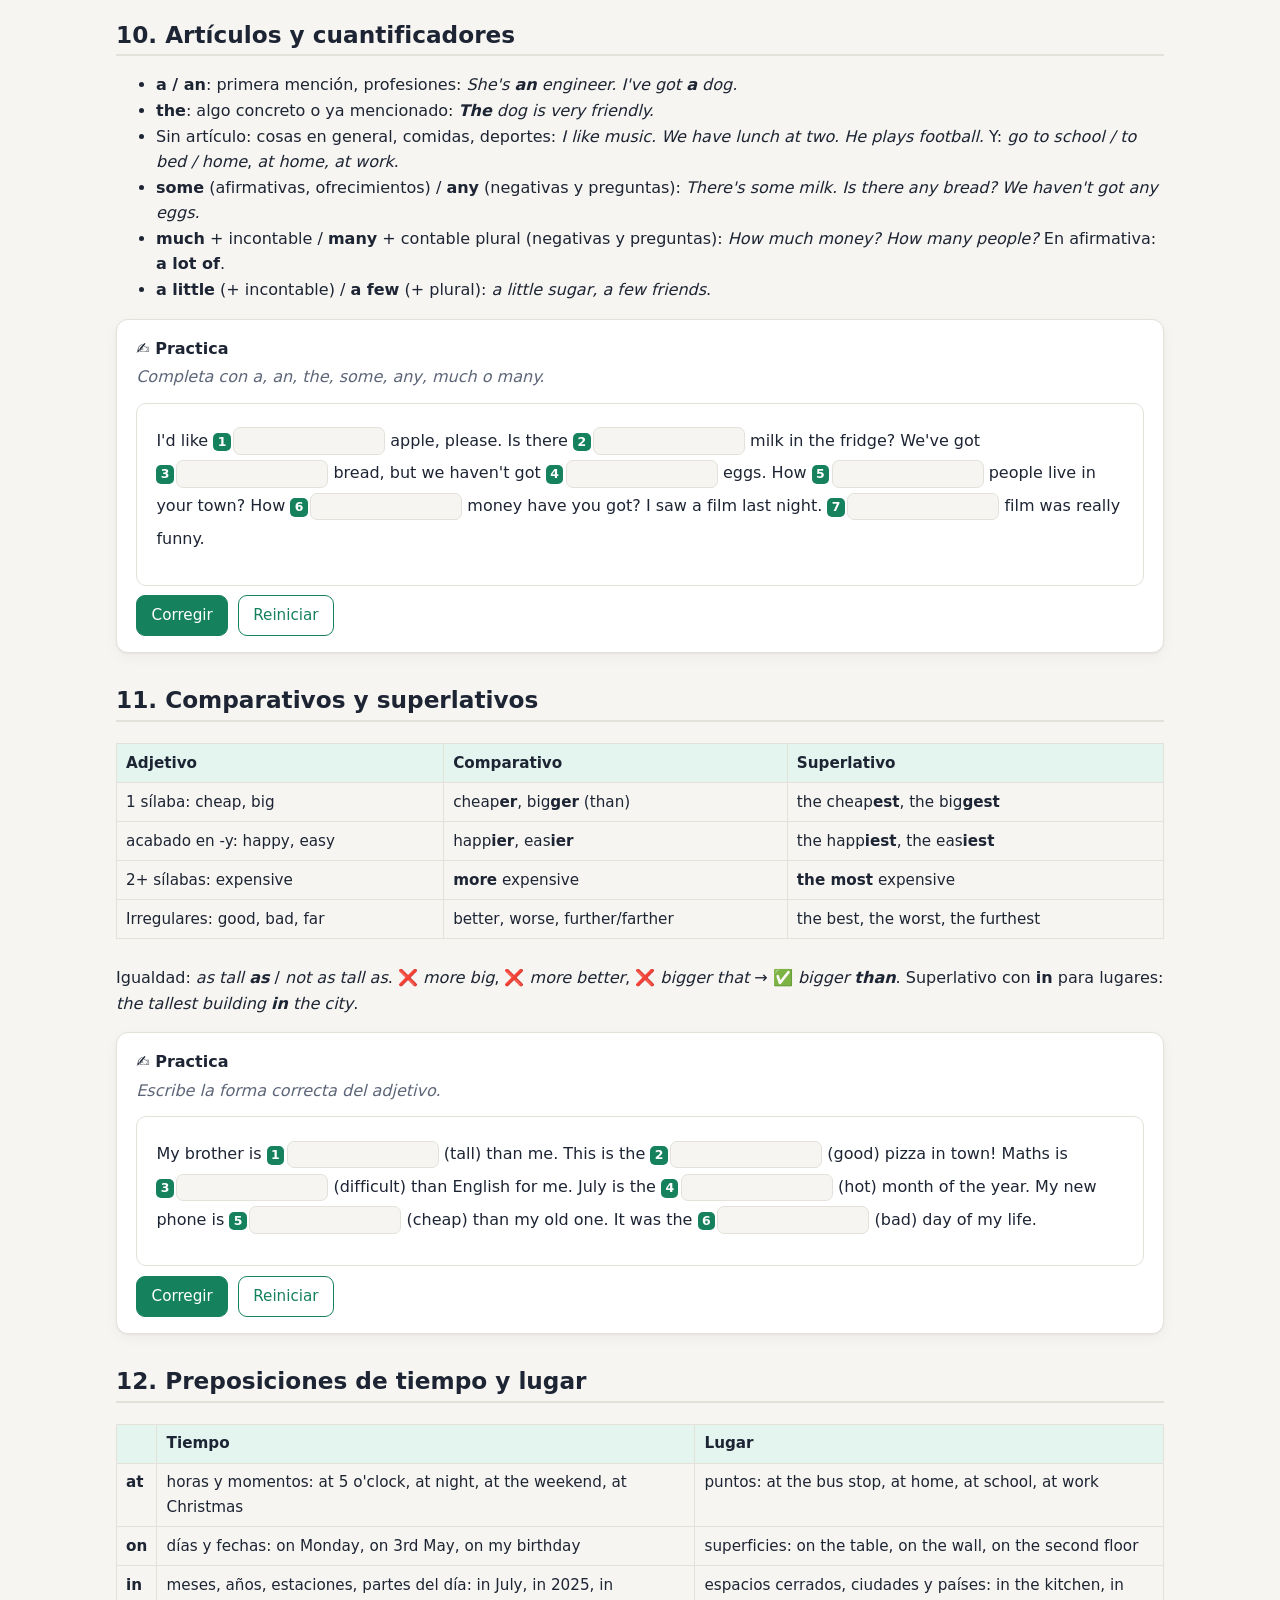
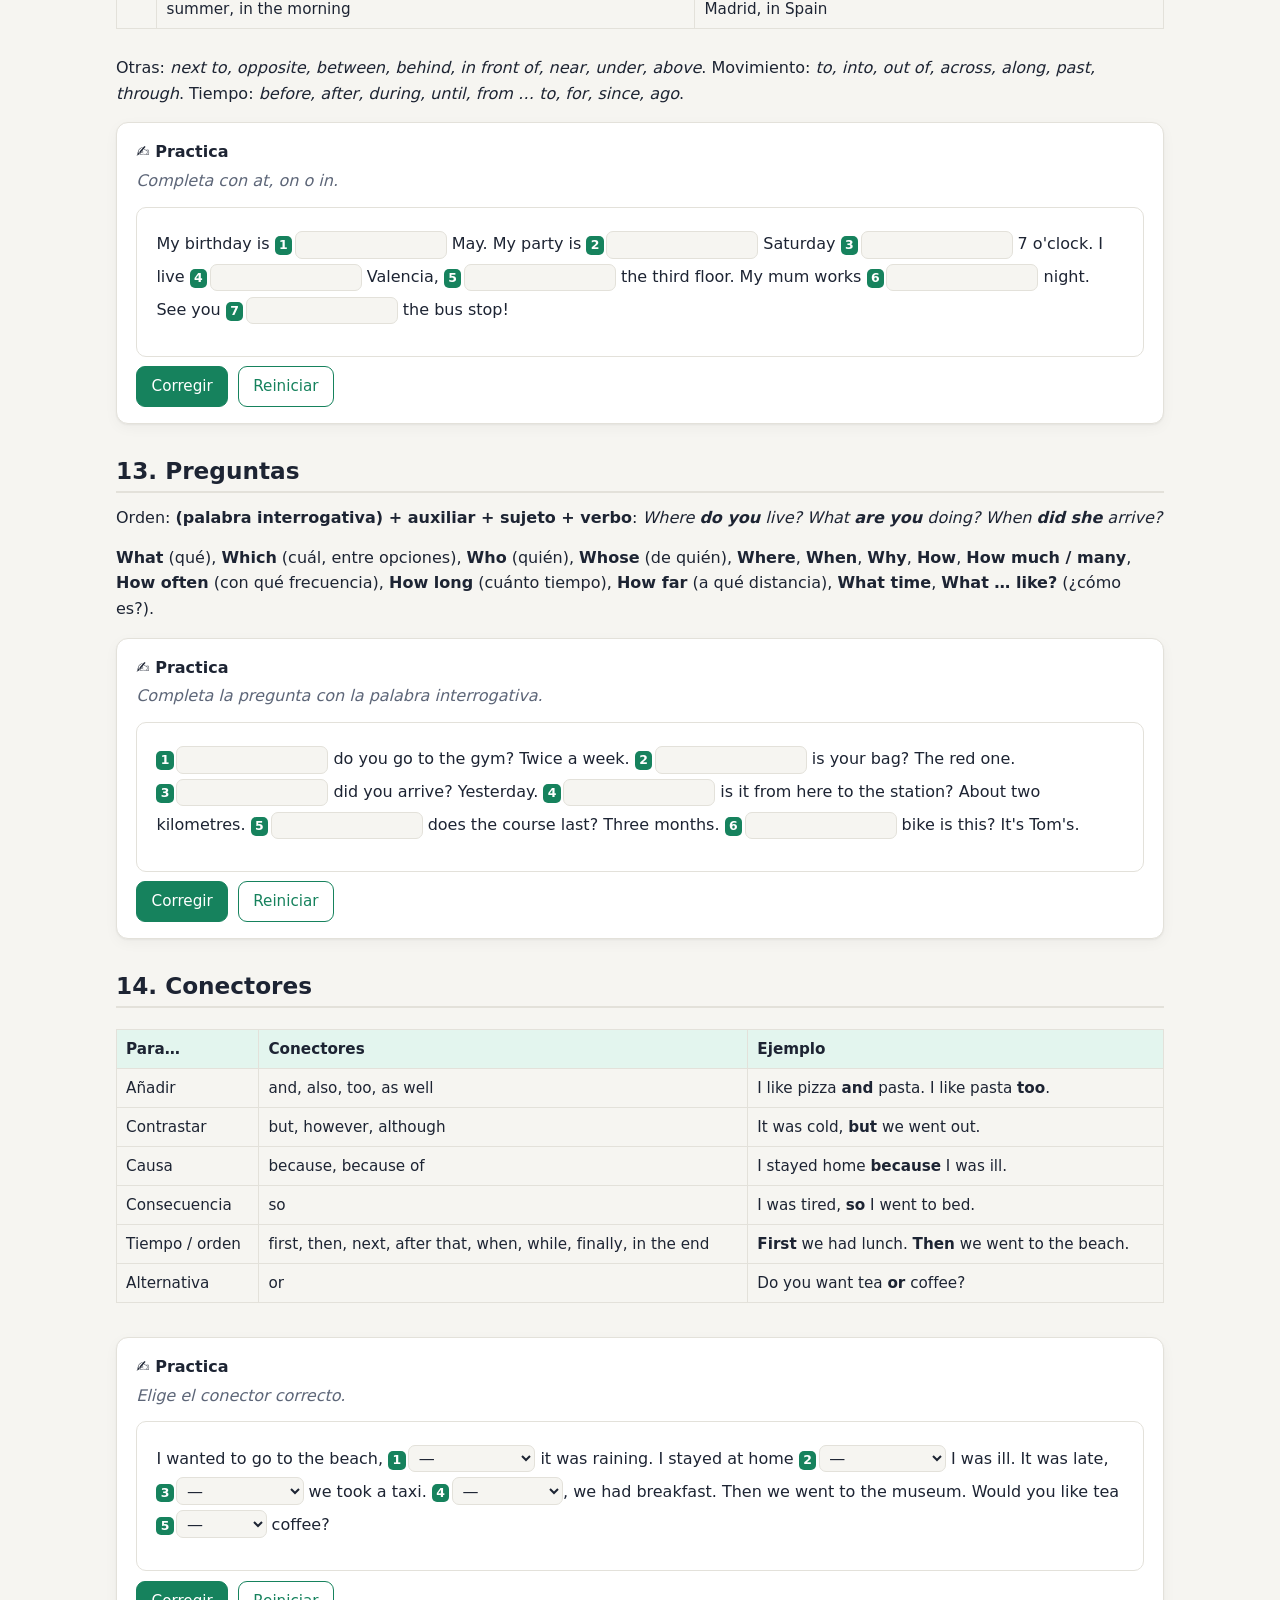
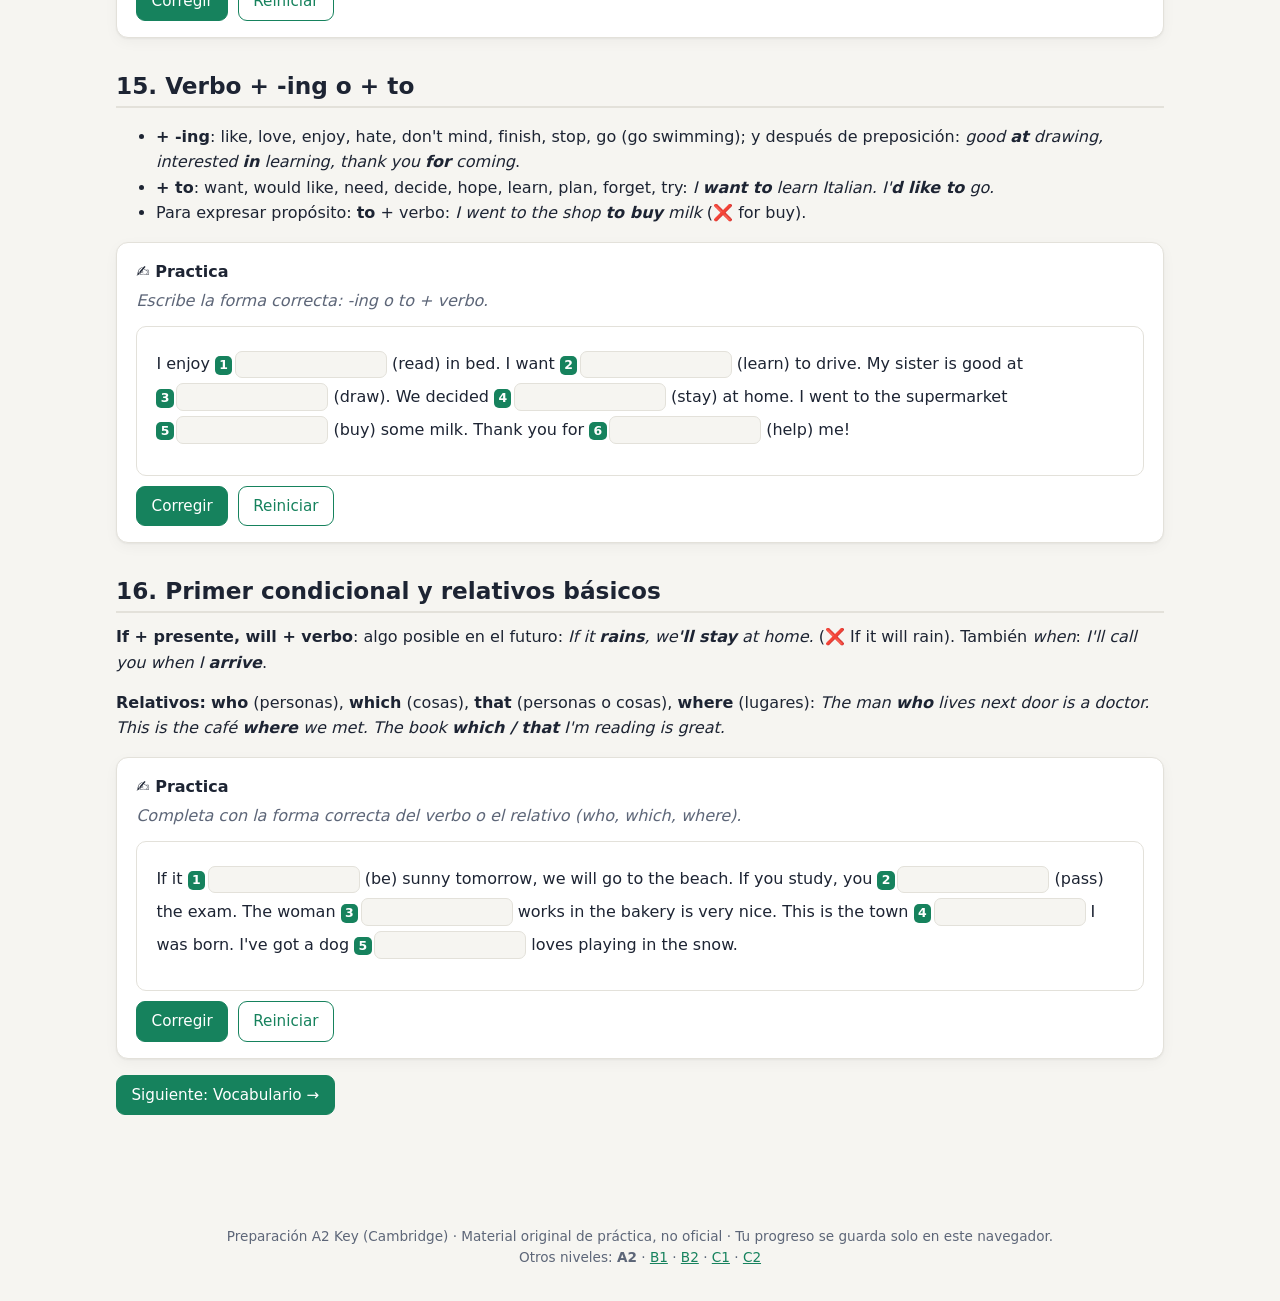
<file: gramatica.html>
<!doctype html>
<html lang="es">
<head>
<meta charset="utf-8"><meta name="viewport" content="width=device-width,initial-scale=1">
<title>Gramática A2 Key</title>
<link rel="stylesheet" href="assets/style.css">
<link rel="icon" href="data:image/svg+xml,<svg xmlns='http://www.w3.org/2000/svg' viewBox='0 0 100 100'><text y='.9em' font-size='90'>🎓</text></svg>">
</head>
<body>
<main class="wrap">
<h1>Gramática para el A2 Key</h1>
<p>Esta es <b>toda la gramática de nivel A2</b> que necesitas. Se evalúa sobre todo en la Parte 5 de Reading (escribir una palabra en cada hueco) y en el Writing, pero también te ayuda a entender el Listening. Cada tema tiene explicación en español, ejemplos y un ejercicio con corrección.</p>

<div class="card"><b>Temas</b>
<ol class="toc">
<li><a href="#g1">Verbo be, have got y there is/are</a></li>
<li><a href="#g2">Present simple</a></li>
<li><a href="#g3">Present continuous</a></li>
<li><a href="#g4">Past simple (regular e irregular)</a></li>
<li><a href="#g5">Past continuous</a></li>
<li><a href="#g6">Present perfect (ever, never, just, already, yet)</a></li>
<li><a href="#g7">El futuro: will, going to, presente continuo</a></li>
<li><a href="#g8">Modales: can, could, must, have to, should</a></li>
<li><a href="#g9">Pronombres y posesivos</a></li>
<li><a href="#g10">Artículos y cuantificadores (some, any, much, many)</a></li>
<li><a href="#g11">Comparativos y superlativos</a></li>
<li><a href="#g12">Preposiciones de tiempo y lugar</a></li>
<li><a href="#g13">Preguntas (wh- questions)</a></li>
<li><a href="#g14">Conectores: and, but, because, so, when…</a></li>
<li><a href="#g15">Verbo + -ing o + to</a></li>
<li><a href="#g16">Primer condicional y oraciones de relativo básicas</a></li>
</ol></div>

<h2 id="g1">1. Verbo be, have got y there is / there are</h2>
<div class="table-wrap"><table>
<tr><th>Estructura</th><th>Afirmativa</th><th>Negativa</th><th>Pregunta</th></tr>
<tr><td>be</td><td>I <b>am</b> / he <b>is</b> / they <b>are</b></td><td>I'm not / he isn't / they aren't</td><td><b>Are</b> you tired?</td></tr>
<tr><td>have got (posesión)</td><td>I<b>'ve got</b> a sister. She<b>'s got</b> a dog.</td><td>I haven't got / she hasn't got</td><td><b>Have</b> you <b>got</b> a car?</td></tr>
<tr><td>there is / are</td><td><b>There is</b> a bank. <b>There are</b> two parks.</td><td>There isn't / there aren't any</td><td><b>Is there</b> a bus? <b>Are there</b> any shops?</td></tr>
</table></div>
<div class="warn">❌ <i>I have 12 years</i> → ✅ <i>I am 12 (years old)</i>. ❌ <i>I have cold</i> → ✅ <i>I am cold</i>. ❌ <i>Have you a pen?</i> → ✅ <i>Have you got a pen? / Do you have a pen?</i><br>En pasado: <b>there was / there were</b>.</div>
<div class="exo" data-ex="g1"></div>

<h2 id="g2">2. Present simple</h2>
<p>Para <b>hábitos, rutinas y cosas que son siempre verdad</b>: <i>I get up at seven. Water boils at 100 degrees.</i></p>
<ul>
<li>Con <b>he / she / it</b> se añade <b>-s</b>: <i>she works, he plays</i>. Terminados en -ch, -sh, -s, -x, -o: <b>-es</b> (<i>watches, goes, does</i>). Consonante + y: <b>-ies</b> (<i>study → studies</i>).</li>
<li>Negativa: <b>don't / doesn't</b> + verbo sin -s: <i>He <b>doesn't like</b> fish</i> (❌ doesn't likes).</li>
<li>Pregunta: <b>Do / Does</b> + sujeto + verbo: <i><b>Does</b> she <b>live</b> here?</i></li>
<li>Adverbios de frecuencia <b>antes del verbo</b> y <b>después de be</b>: <i>I <b>usually</b> walk. She is <b>never</b> late.</i> (always, usually, often, sometimes, never). Expresiones al final: <i>once a week, every day, twice a month</i>.</li>
</ul>
<div class="exo" data-ex="g2"></div>

<h2 id="g3">3. Present continuous</h2>
<p><b>am / is / are + verbo-ing</b>. Para lo que pasa <b>ahora mismo</b> o <b>estos días</b>: <i>I'm watching TV. She's studying for an exam this month.</i></p>
<ul>
<li>Ortografía: <i>make → making, swim → swimming, run → running, lie → lying</i>.</li>
<li>Palabras clave: <i>now, at the moment, today, this week, Look!, Listen!</i></li>
<li>Verbos que <b>no</b> suelen ir en continuo: <i>like, love, hate, want, need, know, understand, believe</i>. ❌ <i>I'm wanting</i> → ✅ <i>I want</i>.</li>
</ul>
<div class="exo" data-ex="g3"></div>

<h2 id="g4">4. Past simple</h2>
<p>Para acciones <b>terminadas en el pasado</b>, normalmente con un momento concreto: <i>yesterday, last week, in 2020, two days ago</i>.</p>
<ul>
<li>Regulares: <b>-ed</b> (<i>played, visited, stopped, studied</i>).</li>
<li>Irregulares: hay que aprenderlos (lista en <a href="vocabulario.html">Vocabulario</a>): <i>go → went, see → saw, buy → bought, have → had, eat → ate, take → took</i>.</li>
<li>Negativa y pregunta con <b>did</b> + infinitivo: <i>I <b>didn't go</b>. <b>Did</b> you <b>see</b> it?</i> (❌ didn't went).</li>
<li>be: <b>was / were</b>: <i>It <b>was</b> cold. We <b>were</b> tired. <b>Were</b> you at home?</i></li>
</ul>
<div class="exo" data-ex="g4"></div>

<h2 id="g5">5. Past continuous</h2>
<p><b>was / were + -ing</b>. Para una acción <b>en progreso</b> en el pasado, muchas veces interrumpida por otra (en past simple): <i>I <b>was walking</b> home <b>when</b> it <b>started</b> to rain. <b>While</b> she <b>was cooking</b>, the phone rang.</i></p>
<p>Muy útil en la historia de la Parte 7: <i>It was a sunny day and the children <b>were playing</b> in the park…</i></p>
<div class="exo" data-ex="g5"></div>

<h2 id="g6">6. Present perfect</h2>
<p><b>have / has + participio</b>. Conecta el pasado con el presente. Se usa:</p>
<ul>
<li><b>Experiencias</b> (sin decir cuándo): <i>Have you <b>ever</b> been to London? I've <b>never</b> eaten sushi.</i></li>
<li><b>Acciones recientes</b> con resultado ahora: <i>I've <b>just</b> finished. She has <b>already</b> left. Have you done it <b>yet</b>? I haven't seen it <b>yet</b>.</i></li>
<li><b>for / since</b>: <i>I've lived here <b>for</b> three years / <b>since</b> 2022.</i></li>
</ul>
<div class="warn">Si dices <b>cuándo</b> (yesterday, last year, in 2019), usa past simple: ❌ <i>I have seen him yesterday</i> → ✅ <i>I saw him yesterday</i>.<br><b>been / gone:</b> <i>She has gone to Paris</i> (está allí) · <i>She has been to Paris</i> (fue y volvió).</div>
<div class="exo" data-ex="g6"></div>

<h2 id="g7">7. El futuro</h2>
<div class="table-wrap"><table>
<tr><th>Forma</th><th>Uso</th><th>Ejemplo</th></tr>
<tr><td><b>be going to</b></td><td>Planes e intenciones; algo que vemos que va a pasar</td><td>I'<b>m going to visit</b> my aunt. Look at those clouds! It'<b>s going to rain</b>.</td></tr>
<tr><td><b>will</b></td><td>Decisiones en el momento, predicciones, promesas, ofertas</td><td>I'<b>ll help</b> you. I think it <b>will be</b> sunny tomorrow.</td></tr>
<tr><td><b>Present continuous</b></td><td>Planes con fecha y hora acordadas</td><td>I'<b>m meeting</b> Tom at six.</td></tr>
</table></div>
<div class="exo" data-ex="g7"></div>

<h2 id="g8">8. Modales</h2>
<div class="table-wrap"><table>
<tr><th>Modal</th><th>Significado</th><th>Ejemplo</th></tr>
<tr><td>can / can't</td><td>Habilidad, permiso, posibilidad</td><td>I <b>can</b> swim. <b>Can</b> I open the window?</td></tr>
<tr><td>could</td><td>Habilidad en pasado; petición educada</td><td>I <b>could</b> read when I was four. <b>Could</b> you help me?</td></tr>
<tr><td>must / mustn't</td><td>Obligación (norma, opinión fuerte) / prohibición</td><td>You <b>must</b> wear a seatbelt. You <b>mustn't</b> smoke here.</td></tr>
<tr><td>have to / don't have to</td><td>Obligación / no es necesario</td><td>I <b>have to</b> work on Saturdays. You <b>don't have to</b> pay: it's free.</td></tr>
<tr><td>should / shouldn't</td><td>Consejo</td><td>You <b>should</b> see a doctor.</td></tr>
<tr><td>may / might</td><td>Posibilidad</td><td>It <b>might</b> rain later.</td></tr>
</table></div>
<div class="warn">Después de un modal va el <b>infinitivo sin to</b>: ❌ <i>I can to swim</i>, ❌ <i>she cans</i> → ✅ <i>she can swim</i>.<br><b>mustn't</b> (prohibido) ≠ <b>don't have to</b> (no hace falta).</div>
<div class="exo" data-ex="g8"></div>

<h2 id="g9">9. Pronombres y posesivos</h2>
<div class="table-wrap"><table>
<tr><th>Sujeto</th><th>Objeto</th><th>Adjetivo posesivo</th><th>Pronombre posesivo</th></tr>
<tr><td>I</td><td>me</td><td>my</td><td>mine</td></tr>
<tr><td>you</td><td>you</td><td>your</td><td>yours</td></tr>
<tr><td>he / she / it</td><td>him / her / it</td><td>his / her / its</td><td>his / hers</td></tr>
<tr><td>we</td><td>us</td><td>our</td><td>ours</td></tr>
<tr><td>they</td><td>them</td><td>their</td><td>theirs</td></tr>
</table></div>
<p>Genitivo sajón: <i>my <b>sister's</b> car</i>, <i>my <b>parents'</b> house</i>. <b>it's</b> (= it is) ≠ <b>its</b> (su, de una cosa o animal). <b>their</b> (su, de ellos) ≠ <b>there</b> (allí) ≠ <b>they're</b> (= they are).</p>
<div class="exo" data-ex="g9"></div>

<h2 id="g10">10. Artículos y cuantificadores</h2>
<ul>
<li><b>a / an</b>: primera mención, profesiones: <i>She's <b>an</b> engineer. I've got <b>a</b> dog.</i></li>
<li><b>the</b>: algo concreto o ya mencionado: <i><b>The</b> dog is very friendly.</i></li>
<li>Sin artículo: cosas en general, comidas, deportes: <i>I like music. We have lunch at two. He plays football.</i> Y: <i>go to school / to bed / home</i>, <i>at home, at work</i>.</li>
<li><b>some</b> (afirmativas, ofrecimientos) / <b>any</b> (negativas y preguntas): <i>There's some milk. Is there any bread? We haven't got any eggs.</i></li>
<li><b>much</b> + incontable / <b>many</b> + contable plural (negativas y preguntas): <i>How much money? How many people?</i> En afirmativa: <b>a lot of</b>.</li>
<li><b>a little</b> (+ incontable) / <b>a few</b> (+ plural): <i>a little sugar, a few friends</i>.</li>
</ul>
<div class="exo" data-ex="g10"></div>

<h2 id="g11">11. Comparativos y superlativos</h2>
<div class="table-wrap"><table>
<tr><th>Adjetivo</th><th>Comparativo</th><th>Superlativo</th></tr>
<tr><td>1 sílaba: cheap, big</td><td>cheap<b>er</b>, big<b>ger</b> (than)</td><td>the cheap<b>est</b>, the big<b>gest</b></td></tr>
<tr><td>acabado en -y: happy, easy</td><td>happ<b>ier</b>, eas<b>ier</b></td><td>the happ<b>iest</b>, the eas<b>iest</b></td></tr>
<tr><td>2+ sílabas: expensive</td><td><b>more</b> expensive</td><td><b>the most</b> expensive</td></tr>
<tr><td>Irregulares: good, bad, far</td><td>better, worse, further/farther</td><td>the best, the worst, the furthest</td></tr>
</table></div>
<p>Igualdad: <i>as tall <b>as</b></i> / <i>not as tall as</i>. ❌ <i>more big</i>, ❌ <i>more better</i>, ❌ <i>bigger that</i> → ✅ <i>bigger <b>than</b></i>. Superlativo con <b>in</b> para lugares: <i>the tallest building <b>in</b> the city</i>.</p>
<div class="exo" data-ex="g11"></div>

<h2 id="g12">12. Preposiciones de tiempo y lugar</h2>
<div class="table-wrap"><table>
<tr><th></th><th>Tiempo</th><th>Lugar</th></tr>
<tr><td><b>at</b></td><td>horas y momentos: at 5 o'clock, at night, at the weekend, at Christmas</td><td>puntos: at the bus stop, at home, at school, at work</td></tr>
<tr><td><b>on</b></td><td>días y fechas: on Monday, on 3rd May, on my birthday</td><td>superficies: on the table, on the wall, on the second floor</td></tr>
<tr><td><b>in</b></td><td>meses, años, estaciones, partes del día: in July, in 2025, in summer, in the morning</td><td>espacios cerrados, ciudades y países: in the kitchen, in Madrid, in Spain</td></tr>
</table></div>
<p>Otras: <i>next to, opposite, between, behind, in front of, near, under, above</i>. Movimiento: <i>to, into, out of, across, along, past, through</i>. Tiempo: <i>before, after, during, until, from … to, for, since, ago</i>.</p>
<div class="exo" data-ex="g12"></div>

<h2 id="g13">13. Preguntas</h2>
<p>Orden: <b>(palabra interrogativa) + auxiliar + sujeto + verbo</b>: <i>Where <b>do you</b> live? What <b>are you</b> doing? When <b>did she</b> arrive?</i></p>
<p><b>What</b> (qué), <b>Which</b> (cuál, entre opciones), <b>Who</b> (quién), <b>Whose</b> (de quién), <b>Where</b>, <b>When</b>, <b>Why</b>, <b>How</b>, <b>How much / many</b>, <b>How often</b> (con qué frecuencia), <b>How long</b> (cuánto tiempo), <b>How far</b> (a qué distancia), <b>What time</b>, <b>What … like?</b> (¿cómo es?).</p>
<div class="exo" data-ex="g13"></div>

<h2 id="g14">14. Conectores</h2>
<div class="table-wrap"><table>
<tr><th>Para…</th><th>Conectores</th><th>Ejemplo</th></tr>
<tr><td>Añadir</td><td>and, also, too, as well</td><td>I like pizza <b>and</b> pasta. I like pasta <b>too</b>.</td></tr>
<tr><td>Contrastar</td><td>but, however, although</td><td>It was cold, <b>but</b> we went out.</td></tr>
<tr><td>Causa</td><td>because, because of</td><td>I stayed home <b>because</b> I was ill.</td></tr>
<tr><td>Consecuencia</td><td>so</td><td>I was tired, <b>so</b> I went to bed.</td></tr>
<tr><td>Tiempo / orden</td><td>first, then, next, after that, when, while, finally, in the end</td><td><b>First</b> we had lunch. <b>Then</b> we went to the beach.</td></tr>
<tr><td>Alternativa</td><td>or</td><td>Do you want tea <b>or</b> coffee?</td></tr>
</table></div>
<div class="exo" data-ex="g14"></div>

<h2 id="g15">15. Verbo + -ing o + to</h2>
<ul>
<li><b>+ -ing</b>: like, love, enjoy, hate, don't mind, finish, stop, go (go swimming); y después de preposición: <i>good <b>at</b> drawing, interested <b>in</b> learning, thank you <b>for</b> coming</i>.</li>
<li><b>+ to</b>: want, would like, need, decide, hope, learn, plan, forget, try: <i>I <b>want to</b> learn Italian. I'<b>d like to</b> go.</i></li>
<li>Para expresar propósito: <b>to</b> + verbo: <i>I went to the shop <b>to buy</b> milk</i> (❌ for buy).</li>
</ul>
<div class="exo" data-ex="g15"></div>

<h2 id="g16">16. Primer condicional y relativos básicos</h2>
<p><b>If + presente, will + verbo</b>: algo posible en el futuro: <i>If it <b>rains</b>, we<b>'ll stay</b> at home.</i> (❌ If it will rain). También <i>when</i>: <i>I'll call you when I <b>arrive</b></i>.</p>
<p><b>Relativos:</b> <b>who</b> (personas), <b>which</b> (cosas), <b>that</b> (personas o cosas), <b>where</b> (lugares): <i>The man <b>who</b> lives next door is a doctor. This is the café <b>where</b> we met. The book <b>which / that</b> I'm reading is great.</i></p>
<div class="exo" data-ex="g16"></div>

<p><a class="btn" href="vocabulario.html">Siguiente: Vocabulario →</a></p>
</main>
<script src="assets/app.js"></script>
<script>
const EX = {
 g1:{t:'Completa con am / is / are / has / have / there.',d:{text:`My name [1] Laura and I [2] fourteen. I've [3] two brothers. My brothers [4] twins. My mother [5] got a small shop. [6] are three cafés in my street, and there [7] a big park near my house.`,ans:[['is'],['am'],['got'],['are'],['has'],['there'],['is']],exp:['My name is.','La edad con be: I am fourteen.','have got.','Plural: are.','She has got.','There are + plural.','There is + singular.']}},
 g2:{t:'Escribe el verbo en present simple.',d:{text:`My dad [1] (work) in a hospital. He [2] (get) up at six every day. He [3] (not / like) mornings! My mum [4] (teach) maths. [5] (you / have) breakfast at home? My sister never [6] (watch) TV in the evening. She [7] (study) a lot.`,ans:[['works'],['gets'],["doesn't like","does not like"],['teaches'],['do you have'],['watches'],['studies']],exp:['He + -s.','He + -s.',"Negativa: doesn't + infinitivo.",'-ch → -es.','Pregunta: Do + sujeto + verbo.','-ch → -es.','consonante + y → -ies.']}},
 g3:{t:'Escribe el verbo en present continuous.',d:{text:`Hi Ana! I [1] (write) to you from the beach. The sun [2] (shine) and my brothers [3] (swim) in the sea. Mum [4] (read) a book. We [5] (not / do) anything difficult! What [6] (you / do) now?`,ans:[["am writing","'m writing"],["is shining","'s shining"],["are swimming","'re swimming"],["is reading","'s reading"],["are not doing","aren't doing","'re not doing"],["are you doing"]],exp:['I am + -ing.','shine → shining.','swim → swimming (doble consonante).','is reading.','Negativa: aren’t + -ing.','Pregunta: are + sujeto + -ing.']}},
 g4:{t:'Escribe el verbo en past simple.',d:{text:`Last summer we [1] (go) to Portugal. We [2] (stay) in a small hotel near the sea. Every day we [3] (eat) fish. One day I [4] (buy) a hat in the market. We [5] (not / visit) Lisbon because it [6] (be) too far. [7] (you / have) a good holiday?`,ans:[['went'],['stayed'],['ate'],['bought'],["didn't visit","did not visit"],['was'],['did you have']],exp:['go → went.','Regular: -ed.','eat → ate.','buy → bought.',"Negativa: didn't + infinitivo.",'be → was (it).','Pregunta: Did + sujeto + infinitivo.']}},
 g5:{t:'Escribe el verbo en past continuous o past simple.',d:{text:`Yesterday I [1] (walk) to school when I [2] (see) a dog in the street. It [3] (look) for its owner. While I [4] (call) the number on its collar, a woman [5] (run) towards me. "That's my dog!" she [6] (say).`,ans:[["was walking"],['saw'],["was looking"],["was calling"],['ran'],['said']],exp:['Acción en progreso: was + -ing.','Acción que interrumpe: past simple.','Acción en progreso.','While + past continuous.','Acción corta: past simple.','say → said.']}},
 g6:{t:'Completa con la forma correcta (present perfect o past simple) o con ever / never / just / yet / for / since.',d:{text:`Have you [1] been to Italy? No, I've [2] been there, but I'd love to go. I [3] (visit) France in 2023. I've [4] finished my homework, two minutes ago! Have you finished [5]? We've lived in this flat [6] 2020, so [7] five years.`,ans:[['ever'],['never'],['visited'],['just'],['yet'],['since'],['for']],exp:['Have you ever…? = ¿alguna vez?','never = nunca.','Con fecha (in 2023): past simple.','just = acabo de.','yet al final, en preguntas y negativas.','since + punto de inicio.','for + periodo.']}},
 g7:{t:'Completa con will, going to o present continuous (forma completa o contraída).',d:{text:`A: What are your plans for the weekend? B: I [1] (visit) my grandparents. I bought the train tickets yesterday. A: Oh, it's very hot in here. B: I [2] (open) the window. A: Look at the sky! It [3] (rain). B: Don't worry, I [4] (lend) you my umbrella. A: What time [5] (you / meet) Sara tomorrow? B: At eight. I think we [6] (have) a great time.`,ans:[["am visiting","'m visiting","am going to visit","'m going to visit"],["will open","'ll open"],["is going to rain","'s going to rain"],["will lend","'ll lend"],["are you meeting"],["will have","'ll have"]],exp:['Plan concertado: present continuous o going to.','Decisión en el momento: will.','Evidencia: going to.','Oferta espontánea: will.','Cita con hora: present continuous.','Predicción con I think: will.']}},
 g8:{t:'Elige el modal correcto.',type:'p1',d:{text:`You [1] smoke in the hospital. It's not allowed. I [2] get up early tomorrow because it's Sunday! [3] you help me with my bag, please? You look tired. You [4] go to bed early. When I was five, I [5] swim. Now I swim very well.`,opts:[["mustn't","don't have to","can"],["don't have to","mustn't","can't"],["Could","Must","Should"],["should","mustn't","could"],["couldn't","mustn't","shouldn't"]],ans:[0,0,0,0,0],exp:['Prohibición: mustn’t.','No es necesario: don’t have to.','Petición educada: Could you…?','Consejo: should.','Habilidad en pasado (negativa): couldn’t.']}},
 g9:{t:'Completa con el pronombre o posesivo correcto.',d:{text:`This is my friend Jack. [1] lives in my street. I see [2] every day. Is this your pen or [3]? It's mine! My sister and I share a bedroom. [4] room is small. The dog is eating [5] dinner. My grandparents are great. I visit [6] every Sunday.`,ans:[['he'],['him'],['mine','yours'],['our'],['its'],['them']],exp:['Sujeto: he.','Objeto: him.','Pronombre posesivo (mine/yours).','We → our.','De una cosa o animal: its.','Objeto plural: them.']}},
 g10:{t:'Completa con a, an, the, some, any, much o many.',d:{text:`I'd like [1] apple, please. Is there [2] milk in the fridge? We've got [3] bread, but we haven't got [4] eggs. How [5] people live in your town? How [6] money have you got? I saw a film last night. [7] film was really funny.`,ans:[['an'],['any'],['some'],['any'],['many'],['much'],['the']],exp:['Vocal: an.','Pregunta: any.','Afirmativa: some.','Negativa: any.','Contable plural: many.','Incontable: much.','Ya mencionado: the.']}},
 g11:{t:'Escribe la forma correcta del adjetivo.',d:{text:`My brother is [1] (tall) than me. This is the [2] (good) pizza in town! Maths is [3] (difficult) than English for me. July is the [4] (hot) month of the year. My new phone is [5] (cheap) than my old one. It was the [6] (bad) day of my life.`,ans:[['taller'],['best'],['more difficult'],['hottest'],['cheaper'],['worst']],exp:['1 sílaba: -er.','good → the best.','Largo: more…','hot → hottest (doble t).','cheap → cheaper.','bad → the worst.']}},
 g12:{t:'Completa con at, on o in.',d:{text:`My birthday is [1] May. My party is [2] Saturday [3] 7 o'clock. I live [4] Valencia, [5] the third floor. My mum works [6] night. See you [7] the bus stop!`,ans:[['in'],['on'],['at'],['in'],['on'],['at'],['at']],exp:['Meses: in.','Días: on.','Horas: at.','Ciudades: in.','Pisos: on.','at night.','Puntos concretos: at.']}},
 g13:{t:'Completa la pregunta con la palabra interrogativa.',d:{text:`[1] do you go to the gym? Twice a week. [2] is your bag? The red one. [3] did you arrive? Yesterday. [4] is it from here to the station? About two kilometres. [5] does the course last? Three months. [6] bike is this? It's Tom's.`,ans:[['how often'],['which'],['when'],['how far'],['how long'],['whose']],exp:['Frecuencia: How often.','Elección entre opciones: Which.','Tiempo: When.','Distancia: How far.','Duración: How long.','Posesión: Whose.']}},
 g14:{t:'Elige el conector correcto.',type:'p1',d:{text:`I wanted to go to the beach, [1] it was raining. I stayed at home [2] I was ill. It was late, [3] we took a taxi. [4], we had breakfast. Then we went to the museum. Would you like tea [5] coffee?`,opts:[['but','so','because'],['because','so','but'],['so','because','or'],['First','Finally','But'],['or','and','but']],ans:[0,0,0,0,0]}},
 g15:{t:'Escribe la forma correcta: -ing o to + verbo.',d:{text:`I enjoy [1] (read) in bed. I want [2] (learn) to drive. My sister is good at [3] (draw). We decided [4] (stay) at home. I went to the supermarket [5] (buy) some milk. Thank you for [6] (help) me!`,ans:[['reading'],['to learn'],['drawing'],['to stay'],['to buy'],['helping']],exp:['enjoy + -ing.','want + to.','Después de preposición: -ing.','decide + to.','Propósito: to + verbo.','for (preposición) + -ing.']}},
 g16:{t:'Completa con la forma correcta del verbo o el relativo (who, which, where).',d:{text:`If it [1] (be) sunny tomorrow, we will go to the beach. If you study, you [2] (pass) the exam. The woman [3] works in the bakery is very nice. This is the town [4] I was born. I've got a dog [5] loves playing in the snow.`,ans:[['is'],["will pass","'ll pass"],['who','that'],['where'],['which','that']],exp:['If + presente.','will + verbo.','Persona: who.','Lugar: where.','Animal/cosa: which/that.']}},
};
document.addEventListener('DOMContentLoaded', () => {
  $$('.exo').forEach(el => {
    const e = EX[el.dataset.ex]; if (!e) return;
    el.className = 'card';
    el.innerHTML = `<b>✍ Practica</b><p class="instr">${e.t}</p>`;
    practice(el, e.type || 'open', e.d);
  });
});
</script>
</body>
</html>
</file>
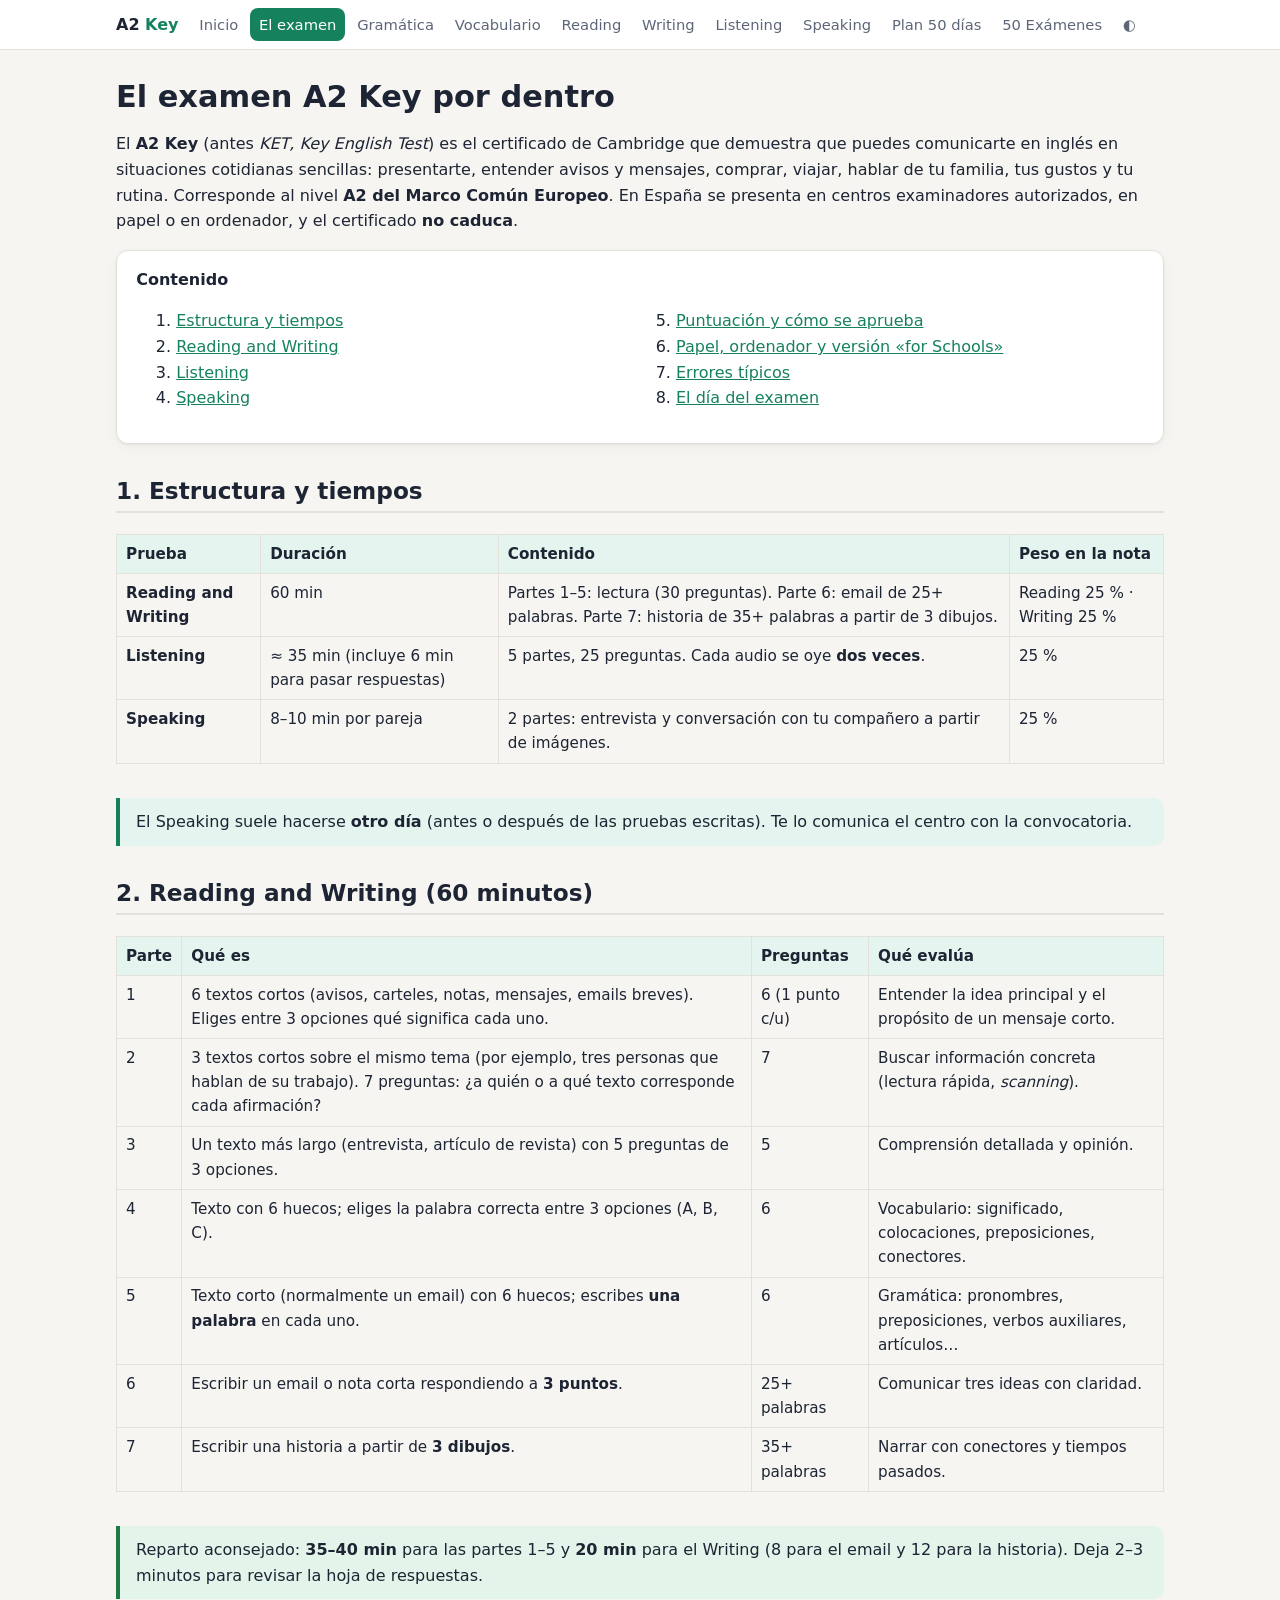
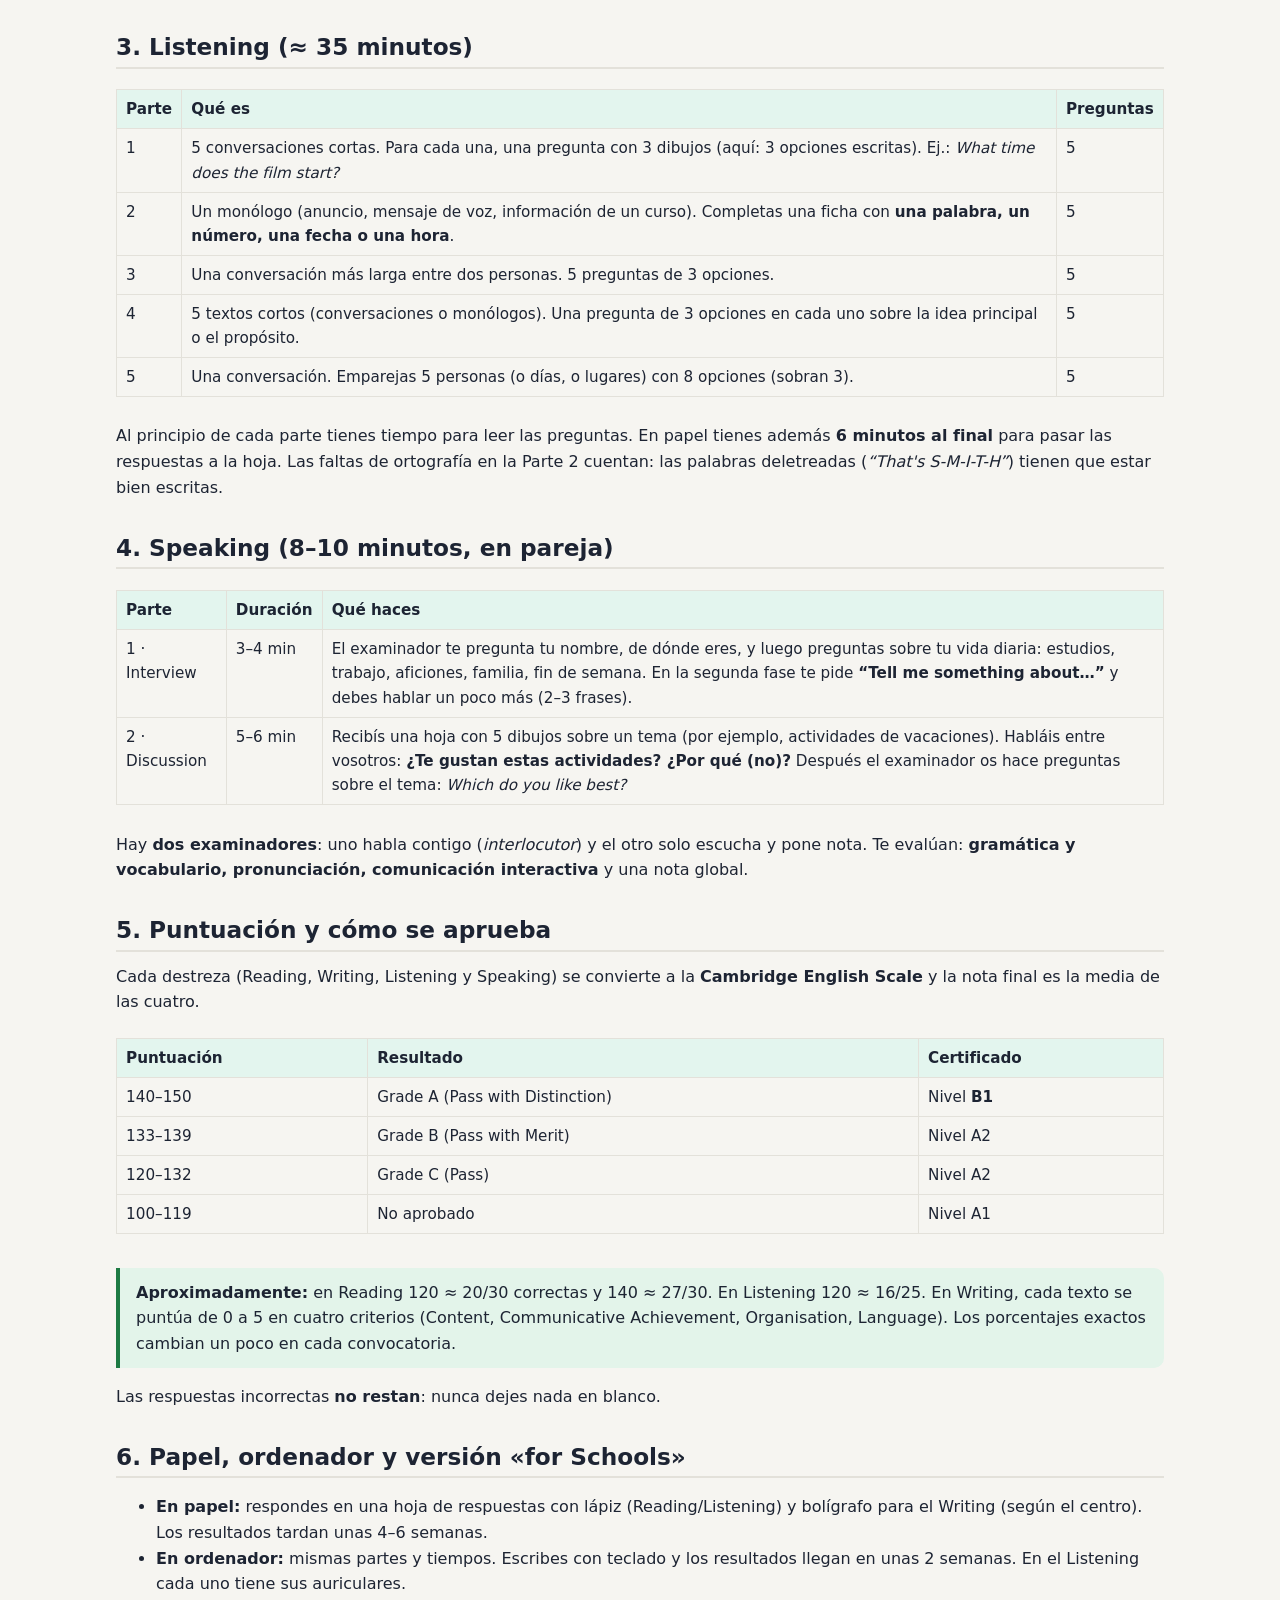
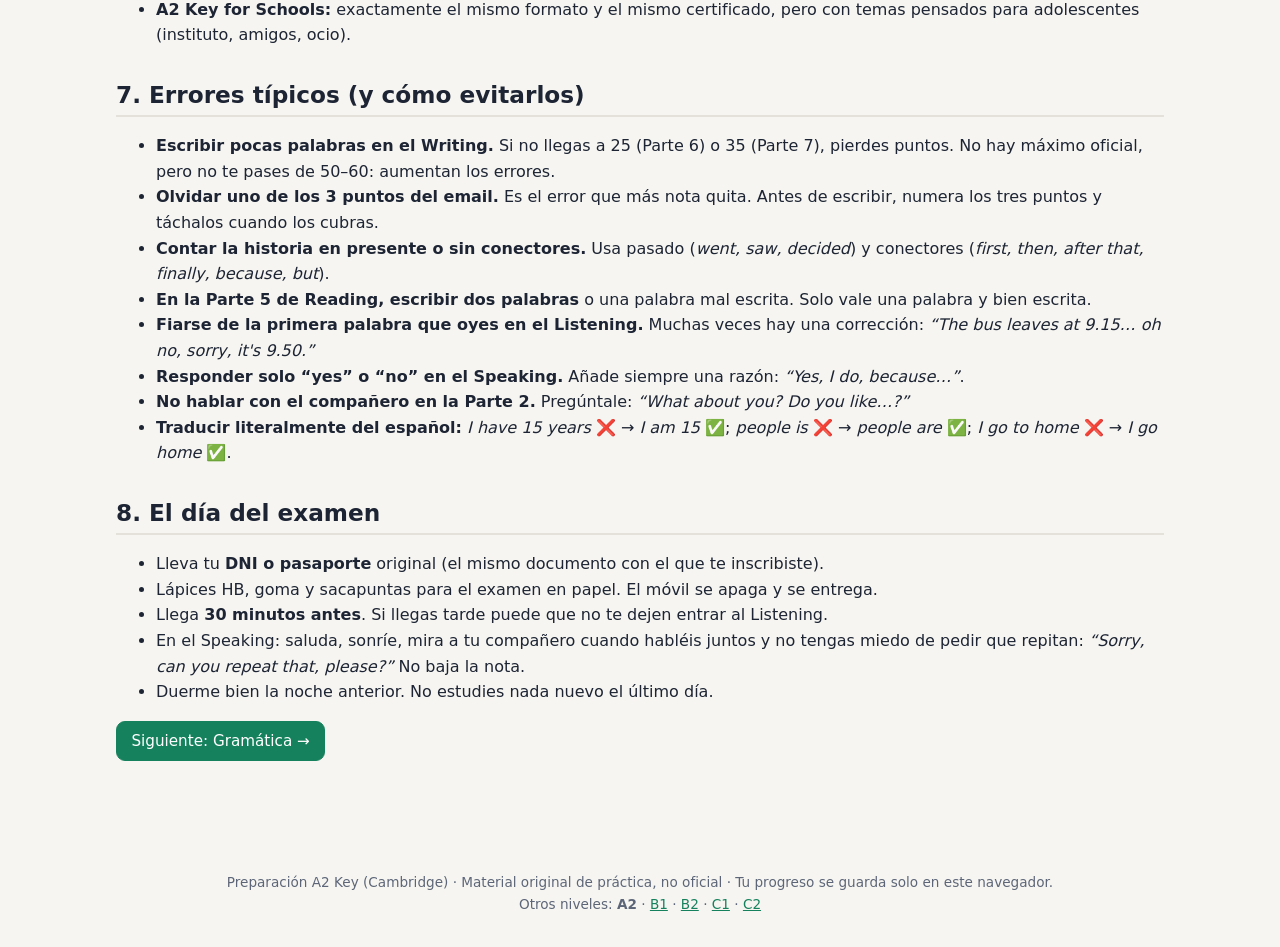
<file: guia.html>
<!doctype html>
<html lang="es">
<head>
<meta charset="utf-8"><meta name="viewport" content="width=device-width,initial-scale=1">
<title>El examen A2 Key</title>
<link rel="stylesheet" href="assets/style.css">
<link rel="icon" href="data:image/svg+xml,<svg xmlns='http://www.w3.org/2000/svg' viewBox='0 0 100 100'><text y='.9em' font-size='90'>🎓</text></svg>">
</head>
<body>
<main class="wrap">
<h1>El examen A2 Key por dentro</h1>
<p>El <b>A2 Key</b> (antes <i>KET, Key English Test</i>) es el certificado de Cambridge que demuestra que puedes comunicarte en inglés en situaciones cotidianas sencillas: presentarte, entender avisos y mensajes, comprar, viajar, hablar de tu familia, tus gustos y tu rutina. Corresponde al nivel <b>A2 del Marco Común Europeo</b>. En España se presenta en centros examinadores autorizados, en papel o en ordenador, y el certificado <b>no caduca</b>.</p>

<div class="card"><b>Contenido</b>
<ol class="toc">
<li><a href="#estructura">Estructura y tiempos</a></li>
<li><a href="#rw">Reading and Writing</a></li>
<li><a href="#lis">Listening</a></li>
<li><a href="#spk">Speaking</a></li>
<li><a href="#nota">Puntuación y cómo se aprueba</a></li>
<li><a href="#versiones">Papel, ordenador y versión «for Schools»</a></li>
<li><a href="#errores">Errores típicos</a></li>
<li><a href="#dia">El día del examen</a></li>
</ol></div>

<h2 id="estructura">1. Estructura y tiempos</h2>
<div class="table-wrap"><table>
<tr><th>Prueba</th><th>Duración</th><th>Contenido</th><th>Peso en la nota</th></tr>
<tr><td><b>Reading and Writing</b></td><td>60 min</td><td>Partes 1–5: lectura (30 preguntas). Parte 6: email de 25+ palabras. Parte 7: historia de 35+ palabras a partir de 3 dibujos.</td><td>Reading 25 % · Writing 25 %</td></tr>
<tr><td><b>Listening</b></td><td>≈ 35 min (incluye 6 min para pasar respuestas)</td><td>5 partes, 25 preguntas. Cada audio se oye <b>dos veces</b>.</td><td>25 %</td></tr>
<tr><td><b>Speaking</b></td><td>8–10 min por pareja</td><td>2 partes: entrevista y conversación con tu compañero a partir de imágenes.</td><td>25 %</td></tr>
</table></div>
<div class="tip">El Speaking suele hacerse <b>otro día</b> (antes o después de las pruebas escritas). Te lo comunica el centro con la convocatoria.</div>

<h2 id="rw">2. Reading and Writing (60 minutos)</h2>
<div class="table-wrap"><table>
<tr><th>Parte</th><th>Qué es</th><th>Preguntas</th><th>Qué evalúa</th></tr>
<tr><td>1</td><td>6 textos cortos (avisos, carteles, notas, mensajes, emails breves). Eliges entre 3 opciones qué significa cada uno.</td><td>6 (1 punto c/u)</td><td>Entender la idea principal y el propósito de un mensaje corto.</td></tr>
<tr><td>2</td><td>3 textos cortos sobre el mismo tema (por ejemplo, tres personas que hablan de su trabajo). 7 preguntas: ¿a quién o a qué texto corresponde cada afirmación?</td><td>7</td><td>Buscar información concreta (lectura rápida, <i>scanning</i>).</td></tr>
<tr><td>3</td><td>Un texto más largo (entrevista, artículo de revista) con 5 preguntas de 3 opciones.</td><td>5</td><td>Comprensión detallada y opinión.</td></tr>
<tr><td>4</td><td>Texto con 6 huecos; eliges la palabra correcta entre 3 opciones (A, B, C).</td><td>6</td><td>Vocabulario: significado, colocaciones, preposiciones, conectores.</td></tr>
<tr><td>5</td><td>Texto corto (normalmente un email) con 6 huecos; escribes <b>una palabra</b> en cada uno.</td><td>6</td><td>Gramática: pronombres, preposiciones, verbos auxiliares, artículos…</td></tr>
<tr><td>6</td><td>Escribir un email o nota corta respondiendo a <b>3 puntos</b>.</td><td>25+ palabras</td><td>Comunicar tres ideas con claridad.</td></tr>
<tr><td>7</td><td>Escribir una historia a partir de <b>3 dibujos</b>.</td><td>35+ palabras</td><td>Narrar con conectores y tiempos pasados.</td></tr>
</table></div>
<div class="key">Reparto aconsejado: <b>35–40 min</b> para las partes 1–5 y <b>20 min</b> para el Writing (8 para el email y 12 para la historia). Deja 2–3 minutos para revisar la hoja de respuestas.</div>

<h2 id="lis">3. Listening (≈ 35 minutos)</h2>
<div class="table-wrap"><table>
<tr><th>Parte</th><th>Qué es</th><th>Preguntas</th></tr>
<tr><td>1</td><td>5 conversaciones cortas. Para cada una, una pregunta con 3 dibujos (aquí: 3 opciones escritas). Ej.: <i>What time does the film start?</i></td><td>5</td></tr>
<tr><td>2</td><td>Un monólogo (anuncio, mensaje de voz, información de un curso). Completas una ficha con <b>una palabra, un número, una fecha o una hora</b>.</td><td>5</td></tr>
<tr><td>3</td><td>Una conversación más larga entre dos personas. 5 preguntas de 3 opciones.</td><td>5</td></tr>
<tr><td>4</td><td>5 textos cortos (conversaciones o monólogos). Una pregunta de 3 opciones en cada uno sobre la idea principal o el propósito.</td><td>5</td></tr>
<tr><td>5</td><td>Una conversación. Emparejas 5 personas (o días, o lugares) con 8 opciones (sobran 3).</td><td>5</td></tr>
</table></div>
<p>Al principio de cada parte tienes tiempo para leer las preguntas. En papel tienes además <b>6 minutos al final</b> para pasar las respuestas a la hoja. Las faltas de ortografía en la Parte 2 cuentan: las palabras deletreadas (<i>“That's S-M-I-T-H”</i>) tienen que estar bien escritas.</p>

<h2 id="spk">4. Speaking (8–10 minutos, en pareja)</h2>
<div class="table-wrap"><table>
<tr><th>Parte</th><th>Duración</th><th>Qué haces</th></tr>
<tr><td>1 · Interview</td><td>3–4 min</td><td>El examinador te pregunta tu nombre, de dónde eres, y luego preguntas sobre tu vida diaria: estudios, trabajo, aficiones, familia, fin de semana. En la segunda fase te pide <b>“Tell me something about…”</b> y debes hablar un poco más (2–3 frases).</td></tr>
<tr><td>2 · Discussion</td><td>5–6 min</td><td>Recibís una hoja con 5 dibujos sobre un tema (por ejemplo, actividades de vacaciones). Habláis entre vosotros: <b>¿Te gustan estas actividades? ¿Por qué (no)?</b> Después el examinador os hace preguntas sobre el tema: <i>Which do you like best?</i></td></tr>
</table></div>
<p>Hay <b>dos examinadores</b>: uno habla contigo (<i>interlocutor</i>) y el otro solo escucha y pone nota. Te evalúan: <b>gramática y vocabulario, pronunciación, comunicación interactiva</b> y una nota global.</p>

<h2 id="nota">5. Puntuación y cómo se aprueba</h2>
<p>Cada destreza (Reading, Writing, Listening y Speaking) se convierte a la <b>Cambridge English Scale</b> y la nota final es la media de las cuatro.</p>
<div class="table-wrap"><table>
<tr><th>Puntuación</th><th>Resultado</th><th>Certificado</th></tr>
<tr><td>140–150</td><td>Grade A (Pass with Distinction)</td><td>Nivel <b>B1</b></td></tr>
<tr><td>133–139</td><td>Grade B (Pass with Merit)</td><td>Nivel A2</td></tr>
<tr><td>120–132</td><td>Grade C (Pass)</td><td>Nivel A2</td></tr>
<tr><td>100–119</td><td>No aprobado</td><td>Nivel A1</td></tr>
</table></div>
<div class="key"><b>Aproximadamente:</b> en Reading 120 ≈ 20/30 correctas y 140 ≈ 27/30. En Listening 120 ≈ 16/25. En Writing, cada texto se puntúa de 0 a 5 en cuatro criterios (Content, Communicative Achievement, Organisation, Language). Los porcentajes exactos cambian un poco en cada convocatoria.</div>
<p>Las respuestas incorrectas <b>no restan</b>: nunca dejes nada en blanco.</p>

<h2 id="versiones">6. Papel, ordenador y versión «for Schools»</h2>
<ul>
<li><b>En papel:</b> respondes en una hoja de respuestas con lápiz (Reading/Listening) y bolígrafo para el Writing (según el centro). Los resultados tardan unas 4–6 semanas.</li>
<li><b>En ordenador:</b> mismas partes y tiempos. Escribes con teclado y los resultados llegan en unas 2 semanas. En el Listening cada uno tiene sus auriculares.</li>
<li><b>A2 Key for Schools:</b> exactamente el mismo formato y el mismo certificado, pero con temas pensados para adolescentes (instituto, amigos, ocio).</li>
</ul>

<h2 id="errores">7. Errores típicos (y cómo evitarlos)</h2>
<ul>
<li><b>Escribir pocas palabras en el Writing.</b> Si no llegas a 25 (Parte 6) o 35 (Parte 7), pierdes puntos. No hay máximo oficial, pero no te pases de 50–60: aumentan los errores.</li>
<li><b>Olvidar uno de los 3 puntos del email.</b> Es el error que más nota quita. Antes de escribir, numera los tres puntos y táchalos cuando los cubras.</li>
<li><b>Contar la historia en presente o sin conectores.</b> Usa pasado (<i>went, saw, decided</i>) y conectores (<i>first, then, after that, finally, because, but</i>).</li>
<li><b>En la Parte 5 de Reading, escribir dos palabras</b> o una palabra mal escrita. Solo vale una palabra y bien escrita.</li>
<li><b>Fiarse de la primera palabra que oyes en el Listening.</b> Muchas veces hay una corrección: <i>“The bus leaves at 9.15… oh no, sorry, it's 9.50.”</i></li>
<li><b>Responder solo “yes” o “no” en el Speaking.</b> Añade siempre una razón: <i>“Yes, I do, because…”</i>.</li>
<li><b>No hablar con el compañero en la Parte 2.</b> Pregúntale: <i>“What about you? Do you like…?”</i></li>
<li><b>Traducir literalmente del español:</b> <i>I have 15 years</i> ❌ → <i>I am 15</i> ✅; <i>people is</i> ❌ → <i>people are</i> ✅; <i>I go to home</i> ❌ → <i>I go home</i> ✅.</li>
</ul>

<h2 id="dia">8. El día del examen</h2>
<ul>
<li>Lleva tu <b>DNI o pasaporte</b> original (el mismo documento con el que te inscribiste).</li>
<li>Lápices HB, goma y sacapuntas para el examen en papel. El móvil se apaga y se entrega.</li>
<li>Llega <b>30 minutos antes</b>. Si llegas tarde puede que no te dejen entrar al Listening.</li>
<li>En el Speaking: saluda, sonríe, mira a tu compañero cuando habléis juntos y no tengas miedo de pedir que repitan: <i>“Sorry, can you repeat that, please?”</i> No baja la nota.</li>
<li>Duerme bien la noche anterior. No estudies nada nuevo el último día.</li>
</ul>
<p><a class="btn" href="gramatica.html">Siguiente: Gramática →</a></p>
</main>
<script src="assets/app.js"></script>
</body>
</html>
</file>
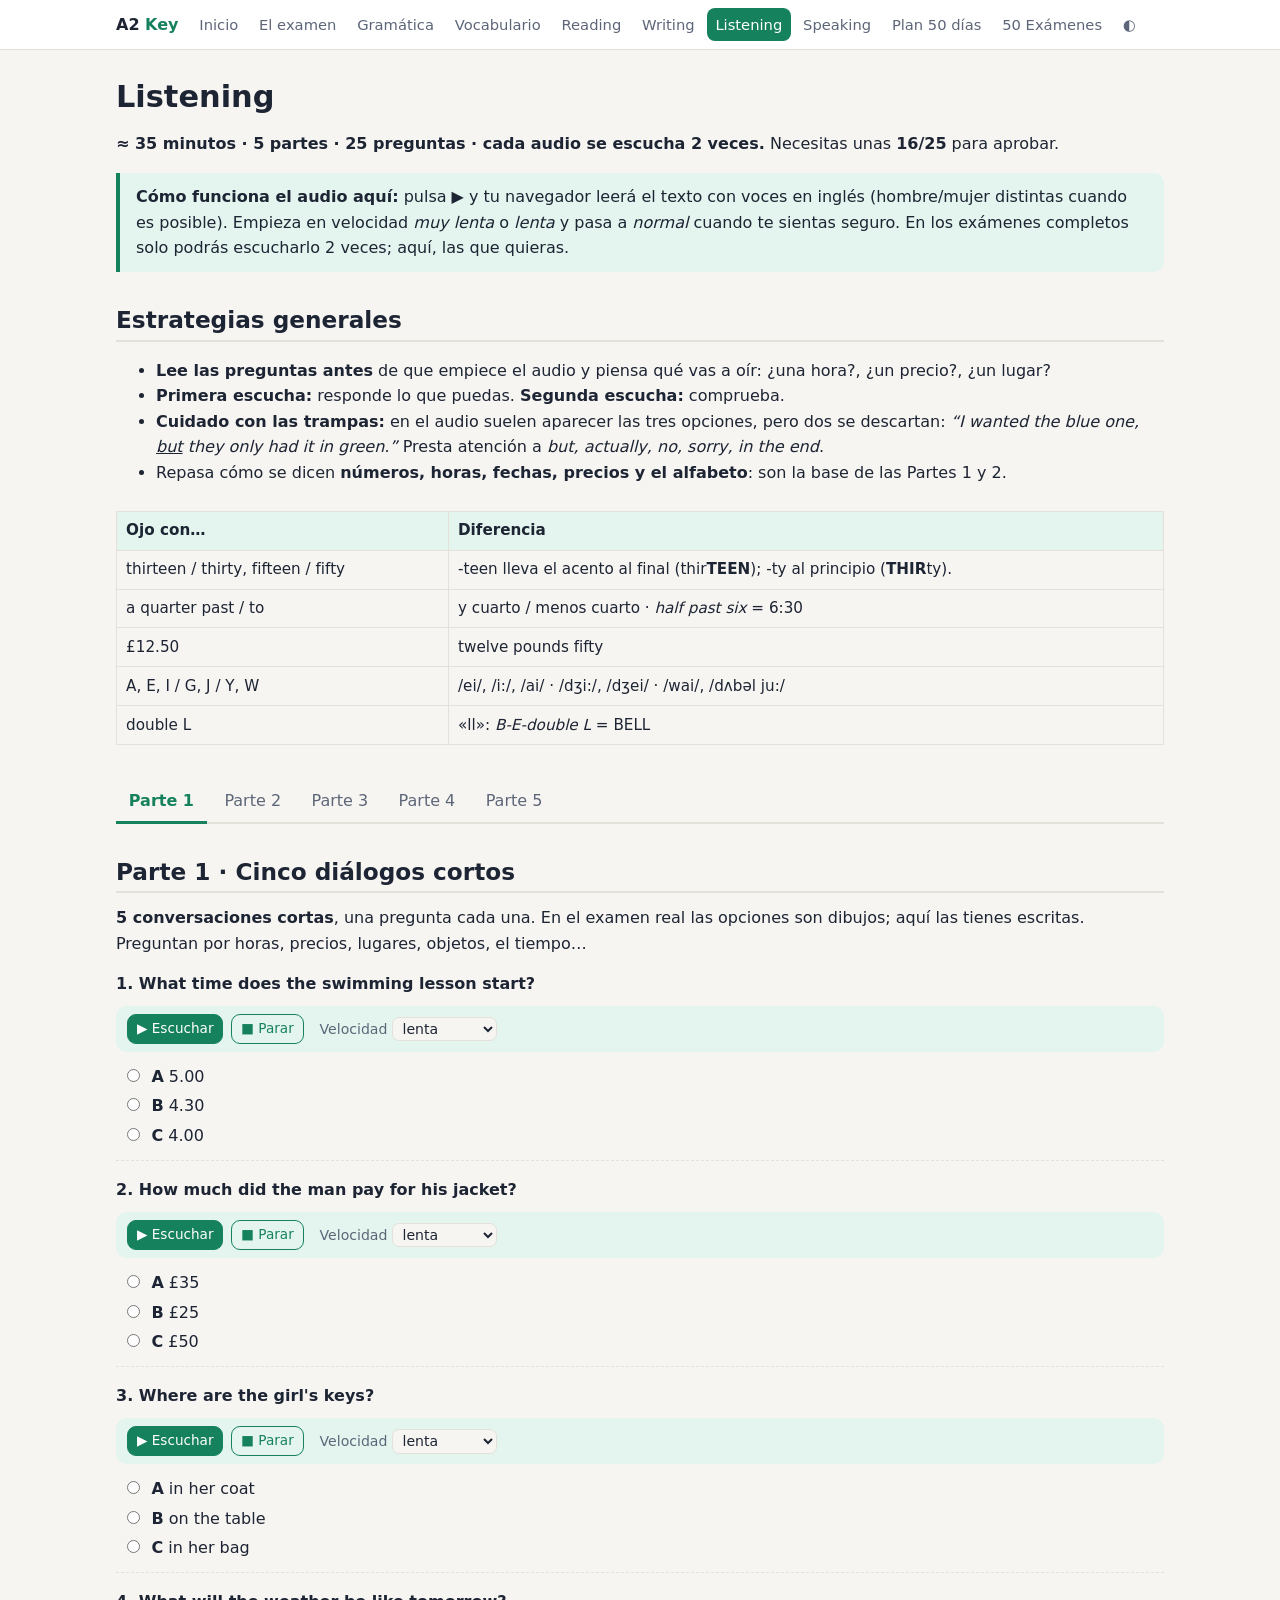
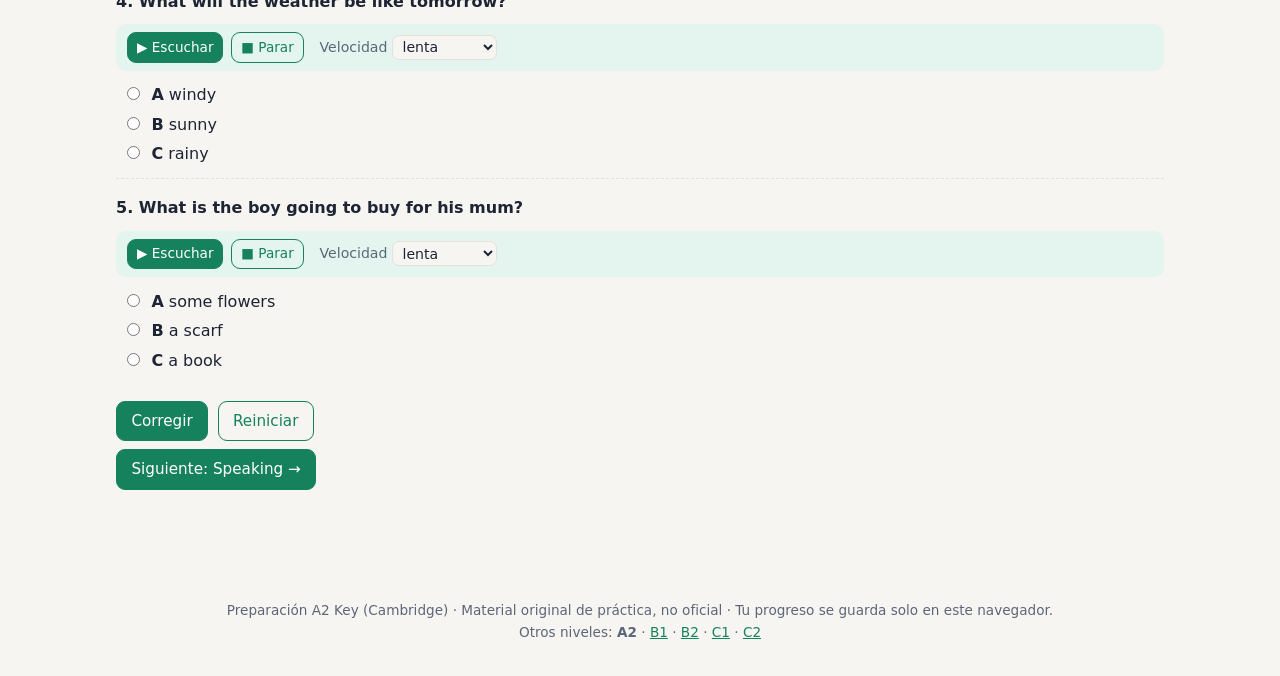
<file: listening.html>
<!doctype html>
<html lang="es">
<head>
<meta charset="utf-8"><meta name="viewport" content="width=device-width,initial-scale=1">
<title>Listening · A2 Key</title>
<link rel="stylesheet" href="assets/style.css">
<link rel="icon" href="data:image/svg+xml,<svg xmlns='http://www.w3.org/2000/svg' viewBox='0 0 100 100'><text y='.9em' font-size='90'>🎓</text></svg>">
</head>
<body>
<main class="wrap">
<h1>Listening</h1>
<p><b>≈ 35 minutos · 5 partes · 25 preguntas · cada audio se escucha 2 veces.</b> Necesitas unas <b>16/25</b> para aprobar.</p>
<div class="tip"><b>Cómo funciona el audio aquí:</b> pulsa ▶ y tu navegador leerá el texto con voces en inglés (hombre/mujer distintas cuando es posible). Empieza en velocidad <i>muy lenta</i> o <i>lenta</i> y pasa a <i>normal</i> cuando te sientas seguro. En los exámenes completos solo podrás escucharlo 2 veces; aquí, las que quieras.</div>

<h2>Estrategias generales</h2>
<ul>
<li><b>Lee las preguntas antes</b> de que empiece el audio y piensa qué vas a oír: ¿una hora?, ¿un precio?, ¿un lugar?</li>
<li><b>Primera escucha:</b> responde lo que puedas. <b>Segunda escucha:</b> comprueba.</li>
<li><b>Cuidado con las trampas:</b> en el audio suelen aparecer las tres opciones, pero dos se descartan: <i>“I wanted the blue one, <u>but</u> they only had it in green.”</i> Presta atención a <i>but, actually, no, sorry, in the end</i>.</li>
<li>Repasa cómo se dicen <b>números, horas, fechas, precios y el alfabeto</b>: son la base de las Partes 1 y 2.</li>
</ul>
<div class="table-wrap"><table>
<tr><th>Ojo con…</th><th>Diferencia</th></tr>
<tr><td>thirteen / thirty, fifteen / fifty</td><td>-teen lleva el acento al final (thir<b>TEEN</b>); -ty al principio (<b>THIR</b>ty).</td></tr>
<tr><td>a quarter past / to</td><td>y cuarto / menos cuarto · <i>half past six</i> = 6:30</td></tr>
<tr><td>£12.50</td><td>twelve pounds fifty</td></tr>
<tr><td>A, E, I / G, J / Y, W</td><td>/ei/, /i:/, /ai/ · /dʒi:/, /dʒei/ · /wai/, /dʌbəl ju:/</td></tr>
<tr><td>double L</td><td>«ll»: <i>B-E-double L</i> = BELL</td></tr>
</table></div>

<div class="tabs-root" id="listabs">
<div class="tabs"><button>Parte 1</button><button>Parte 2</button><button>Parte 3</button><button>Parte 4</button><button>Parte 5</button></div>

<section class="tabpanel">
<h2>Parte 1 · Cinco diálogos cortos</h2>
<p><b>5 conversaciones cortas</b>, una pregunta cada una. En el examen real las opciones son dibujos; aquí las tienes escritas. Preguntan por horas, precios, lugares, objetos, el tiempo…</p>
<div id="lp1"></div>
</section>
<section class="tabpanel">
<h2>Parte 2 · Completar una ficha</h2>
<p><b>Una persona habla</b> (un anuncio, un mensaje, un profesor que explica un curso) y completas 5 huecos con <b>una palabra, un número, una fecha o una hora</b>. Las palabras que se deletrean tienen que estar bien escritas.</p>
<div id="lp2"></div>
</section>
<section class="tabpanel">
<h2>Parte 3 · Una conversación larga</h2>
<p>Dos personas hablan de un plan, una experiencia o un problema. <b>5 preguntas</b> de 3 opciones, en el orden del audio.</p>
<div id="lp3"></div>
</section>
<section class="tabpanel">
<h2>Parte 4 · Cinco textos cortos</h2>
<p>Parecida a la Parte 1, pero las preguntas son sobre la <b>idea general</b>: ¿por qué llama?, ¿qué siente?, ¿de qué hablan?</p>
<div id="lp4"></div>
</section>
<section class="tabpanel">
<h2>Parte 5 · Emparejar</h2>
<p>Una conversación. Tienes <b>5 personas</b> (o días) y <b>8 opciones</b>: decides qué corresponde a cada una. Sobran 3. El orden de las personas es el del audio.</p>
<div id="lp5"></div>
</section>
</div>
<p><a class="btn" href="speaking.html">Siguiente: Speaking →</a></p>
</main>
<script src="assets/app.js"></script>
<script>
const LP1 = [
 {q:'What time does the swimming lesson start?',o:['4.30','4.00','5.00'],script:[['W','Hi Dad. My swimming lesson usually starts at four, but today it\'s half an hour later.'],['M','So, half past four? OK, I\'ll take you at four then.']]},
 {q:'How much did the man pay for his jacket?',o:['£35','£50','£25'],script:[['W','I love your jacket! Was it expensive?'],['M','It was fifty pounds, but it was in the sale, so I only paid thirty-five.']]},
 {q:'Where are the girl\'s keys?',o:['in her coat','on the table','in her bag'],script:[['W','Mum, have you seen my keys? They\'re not in my bag.'],['W2','Did you look on the kitchen table?'],['W','Yes… oh wait, here they are, in my coat pocket!']]},
 {q:'What will the weather be like tomorrow?',o:['windy','sunny','rainy'],script:[['M','And now the weather. Today was rainy, but tomorrow the rain will stop. It won\'t be sunny, I\'m afraid, but it will be very windy, so be careful on the roads.']]},
 {q:'What is the boy going to buy for his mum?',o:['a book','some flowers','a scarf'],script:[['M','It\'s Mum\'s birthday tomorrow. I wanted to get her flowers, but they\'re so expensive.'],['W','What about a scarf?'],['M','She\'s got lots. I know – she loves reading. I\'ll get her a book.']]},
];
const LP2 = {intro:'You will hear a woman talking about a summer art course.',g:'W',script:`Hello everyone, and welcome to the summer art course. Let me give you some information. The course is for young people aged twelve to sixteen. It starts on the twenty-first of July and lasts for two weeks. Classes are in the morning, from half past nine to twelve o'clock. Your teacher is called Mr Pringle – that's P-R-I-N-G-L-E. Please bring a pencil and a T-shirt you don't need, because painting can be messy! The course costs ninety-five pounds, and that includes all the paper and paints.`,
 head:'Summer Art Course',sents:['Course starts on: ___ July','Classes finish at: ___ o\'clock','Teacher\'s name: Mr ___','Bring: a pencil and an old ___','Cost: £___'],ans:[['21st','21','twenty-first'],['12','twelve'],['pringle'],['t-shirt','tshirt','t shirt'],['95','ninety-five']]};
const LP3 = {intro:'You will hear Lucy talking to her friend Ben about a trip to London.',names:{W:'Lucy',M:'Ben'},script:[
 ['M','Hi Lucy! How was your trip to London?'],['W','Great, thanks! We went for three days, from Friday to Sunday.'],
 ['M','How did you get there? By train?'],['W','We usually go by train, but this time we went by coach because it was much cheaper.'],
 ['M','What did you like best?'],['W','Well, the museums were good, and we went on the London Eye. But my favourite thing was a musical we saw on Saturday night. It was amazing.'],
 ['M','Where did you stay?'],['W','With my aunt. She lives in a small flat near a big park. It was a bit crowded, but it was free!'],
 ['M','Did you buy anything?'],['W','I wanted to buy some clothes, but the shops were too expensive. I just bought a T-shirt for my brother.']],
 q:[{q:'How long was Lucy\'s trip?',o:['three days','two days','one week']},{q:'How did Lucy travel to London?',o:['by coach','by train','by car']},{q:'What did Lucy enjoy most?',o:['a show','a museum','the London Eye']},{q:'Where did Lucy stay?',o:['at a relative\'s home','in a hotel','in a flat near a park she rented']},{q:'What did Lucy buy?',o:['a present for her brother','some clothes for herself','nothing']}]};
const LP4 = [
 {ctx:'You hear a woman leaving a message.',q:'Why is she calling?',o:['to change the time of a meeting','to cancel a meeting','to ask for directions'],script:[['W','Hi Jack, it\'s Karen. About our meeting tomorrow – can we make it at eleven instead of ten? I have to take my son to the doctor first. Call me back. Thanks!']]},
 {ctx:'You hear two friends talking about a film.',q:'What does the girl think of the film?',o:['It was too long.','It was very funny.','It was boring.'],script:[['M','Did you like the film?'],['W','The actors were good and some parts were really funny, but three hours! I nearly fell asleep at the end. They should cut it.']]},
 {ctx:'You hear a man talking about his new job.',q:'What does he like about it?',o:['his colleagues','the money','the hours'],script:[['M','The pay isn\'t great and I start very early, but the people I work with are fantastic. We have lunch together every day.']]},
 {ctx:'You hear a teacher talking to her class.',q:'What does she want the students to do?',o:['bring something to school','read a book at home','write a story'],script:[['W','Tomorrow we\'re going to talk about families, so please bring an old photo of your family to class. You don\'t need to write anything.']]},
 {ctx:'You hear a boy talking about his weekend.',q:'How did he feel on Saturday?',o:['disappointed','excited','tired'],script:[['M','On Saturday we were going to play in the final, but it rained so much that they cancelled the match. We trained for months for that game. I was so sad.']]},
];
const LP5 = {intro:'You will hear Tom talking to his mother about what his friends are bringing to a picnic. What is each person bringing?',names:{M:'Tom',W:'Mum'},script:[
 ['W','So, Tom, is everything ready for the picnic? Who\'s bringing what?'],
 ['M','Well, Anna wanted to bring a cake, but she hasn\'t got time to make one, so she\'s bringing some fruit instead.'],
 ['W','And Carlos?'],['M','Carlos is bringing the drinks – lemonade and water.'],
 ['W','What about Emma? She makes lovely sandwiches.'],['M','Yes, but Peter\'s doing the sandwiches. Emma\'s bringing a big cake her dad made.'],
 ['W','And Jake?'],['M','Jake\'s bringing his football. He doesn\'t cook!'],
 ['W','So what are you taking?'],['M','Some crisps and the plates and cups.'],['W','Don\'t forget a blanket to sit on!']],
 items:['Anna','Carlos','Emma','Peter','Jake'],opts:['fruit','drinks','cake','sandwiches','ball','crisps','blanket','salad']};
document.addEventListener('DOMContentLoaded', () => {
  practice($('#lp1'), 'l1', LP1, {args:[null]});
  practice($('#lp2'), 'l2', LP2, {args:[null]});
  practice($('#lp3'), 'l4', LP3, {args:[null]});
  practice($('#lp4'), 'l1', LP4, {args:[null]});
  practice($('#lp5'), 'lmatch', LP5, {args:[null]});
});
</script>
</body>
</html>
</file>
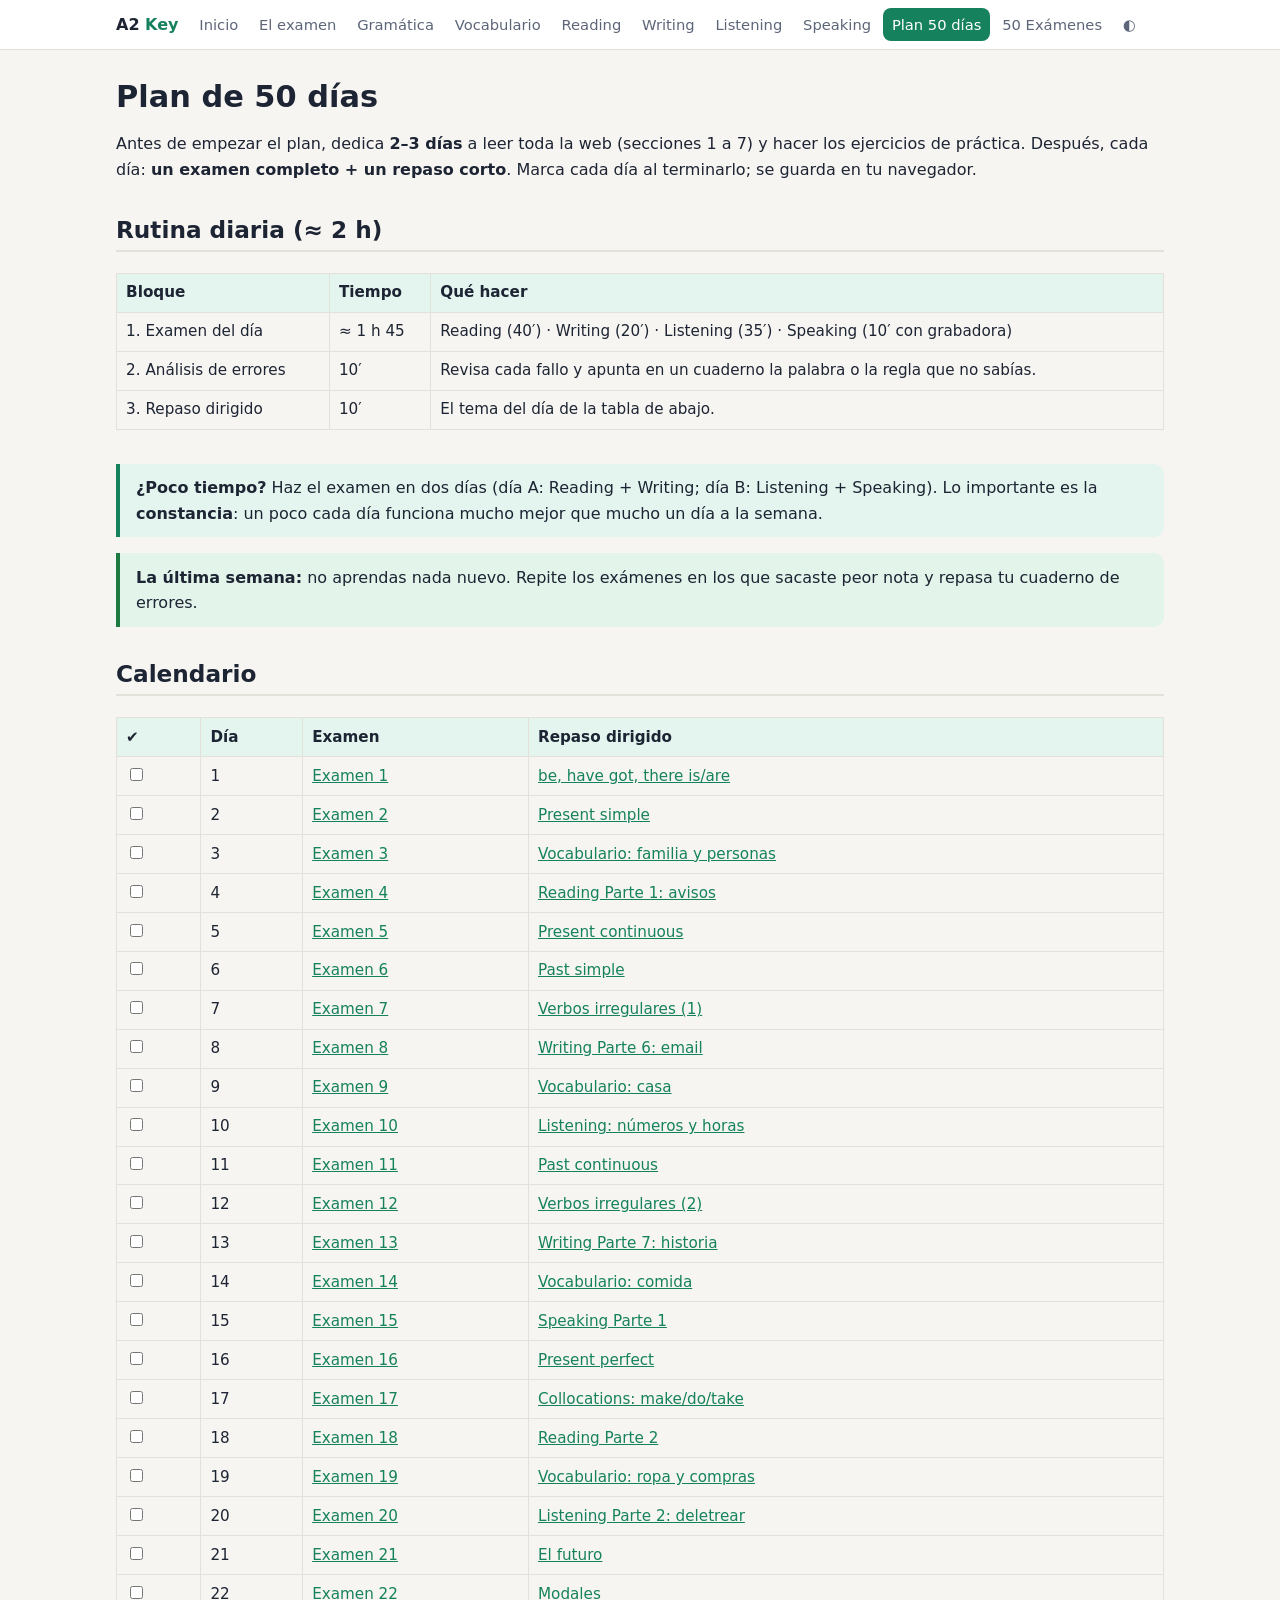
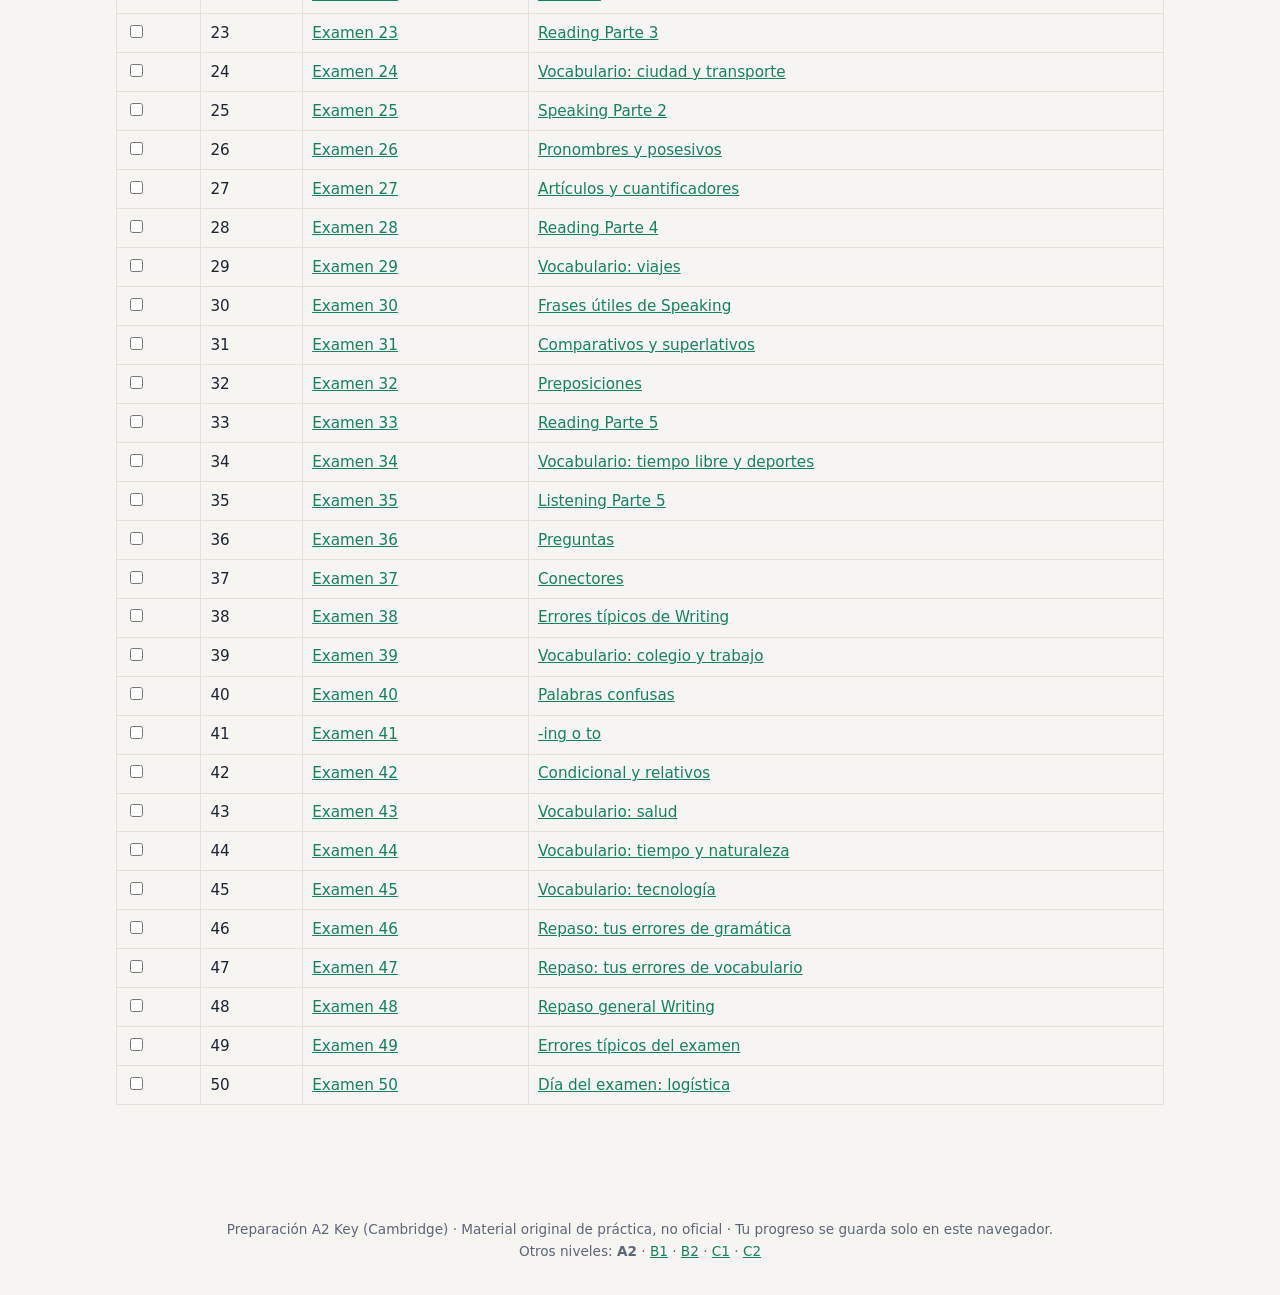
<file: plan.html>
<!doctype html>
<html lang="es">
<head>
<meta charset="utf-8"><meta name="viewport" content="width=device-width,initial-scale=1">
<title>Plan de 50 días · A2 Key</title>
<link rel="stylesheet" href="assets/style.css">
<link rel="icon" href="data:image/svg+xml,<svg xmlns='http://www.w3.org/2000/svg' viewBox='0 0 100 100'><text y='.9em' font-size='90'>🎓</text></svg>">
</head>
<body>
<main class="wrap">
<h1>Plan de 50 días</h1>
<p>Antes de empezar el plan, dedica <b>2–3 días</b> a leer toda la web (secciones 1 a 7) y hacer los ejercicios de práctica. Después, cada día: <b>un examen completo + un repaso corto</b>. Marca cada día al terminarlo; se guarda en tu navegador.</p>

<h2>Rutina diaria (≈ 2 h)</h2>
<div class="table-wrap"><table>
<tr><th>Bloque</th><th>Tiempo</th><th>Qué hacer</th></tr>
<tr><td>1. Examen del día</td><td>≈ 1 h 45</td><td>Reading (40′) · Writing (20′) · Listening (35′) · Speaking (10′ con grabadora)</td></tr>
<tr><td>2. Análisis de errores</td><td>10′</td><td>Revisa cada fallo y apunta en un cuaderno la palabra o la regla que no sabías.</td></tr>
<tr><td>3. Repaso dirigido</td><td>10′</td><td>El tema del día de la tabla de abajo.</td></tr>
</table></div>
<div class="tip"><b>¿Poco tiempo?</b> Haz el examen en dos días (día A: Reading + Writing; día B: Listening + Speaking). Lo importante es la <b>constancia</b>: un poco cada día funciona mucho mejor que mucho un día a la semana.</div>
<div class="key"><b>La última semana:</b> no aprendas nada nuevo. Repite los exámenes en los que sacaste peor nota y repasa tu cuaderno de errores.</div>

<h2>Calendario</h2>
<div class="table-wrap"><table id="plan"><tr><th>✔</th><th>Día</th><th>Examen</th><th>Repaso dirigido</th></tr></table></div>
</main>
<script src="assets/app.js"></script>
<script>
const TOPICS = [
 ['be, have got, there is/are','gramatica.html#g1'],['Present simple','gramatica.html#g2'],['Vocabulario: familia y personas','vocabulario.html'],['Reading Parte 1: avisos','reading.html'],['Present continuous','gramatica.html#g3'],
 ['Past simple','gramatica.html#g4'],['Verbos irregulares (1)','vocabulario.html'],['Writing Parte 6: email','writing.html'],['Vocabulario: casa','vocabulario.html'],['Listening: números y horas','listening.html'],
 ['Past continuous','gramatica.html#g5'],['Verbos irregulares (2)','vocabulario.html'],['Writing Parte 7: historia','writing.html'],['Vocabulario: comida','vocabulario.html'],['Speaking Parte 1','speaking.html'],
 ['Present perfect','gramatica.html#g6'],['Collocations: make/do/take','vocabulario.html'],['Reading Parte 2','reading.html'],['Vocabulario: ropa y compras','vocabulario.html'],['Listening Parte 2: deletrear','listening.html'],
 ['El futuro','gramatica.html#g7'],['Modales','gramatica.html#g8'],['Reading Parte 3','reading.html'],['Vocabulario: ciudad y transporte','vocabulario.html'],['Speaking Parte 2','speaking.html'],
 ['Pronombres y posesivos','gramatica.html#g9'],['Artículos y cuantificadores','gramatica.html#g10'],['Reading Parte 4','reading.html'],['Vocabulario: viajes','vocabulario.html'],['Frases útiles de Speaking','speaking.html'],
 ['Comparativos y superlativos','gramatica.html#g11'],['Preposiciones','gramatica.html#g12'],['Reading Parte 5','reading.html'],['Vocabulario: tiempo libre y deportes','vocabulario.html'],['Listening Parte 5','listening.html'],
 ['Preguntas','gramatica.html#g13'],['Conectores','gramatica.html#g14'],['Errores típicos de Writing','writing.html'],['Vocabulario: colegio y trabajo','vocabulario.html'],['Palabras confusas','vocabulario.html'],
 ['-ing o to','gramatica.html#g15'],['Condicional y relativos','gramatica.html#g16'],['Vocabulario: salud','vocabulario.html'],['Vocabulario: tiempo y naturaleza','vocabulario.html'],['Vocabulario: tecnología','vocabulario.html'],
 ['Repaso: tus errores de gramática','gramatica.html'],['Repaso: tus errores de vocabulario','vocabulario.html'],['Repaso general Writing','writing.html'],['Errores típicos del examen','guia.html#errores'],['Día del examen: logística','guia.html#dia']];
document.addEventListener('DOMContentLoaded', () => {
  const done = store.get('plan', {}); const res = store.get('results', {});
  const t = $('#plan');
  TOPICS.forEach(([name, href], i) => {
    const n = i + 1; const r = res[n];
    t.insertAdjacentHTML('beforeend', `<tr><td><input type="checkbox" data-n="${n}" ${done[n] ? 'checked' : ''}></td><td>${n}</td><td><a href="examen.html?n=${n}">Examen ${n}</a>${r && r.overall ? ` <span class="pill">${r.overall}</span>` : ''}</td><td><a href="${href}">${name}</a></td></tr>`);
  });
  $$('input[type=checkbox]', t).forEach(c => c.onchange = () => { const d = store.get('plan', {}); d[c.dataset.n] = c.checked; store.set('plan', d); });
});
</script>
</body>
</html>
</file>
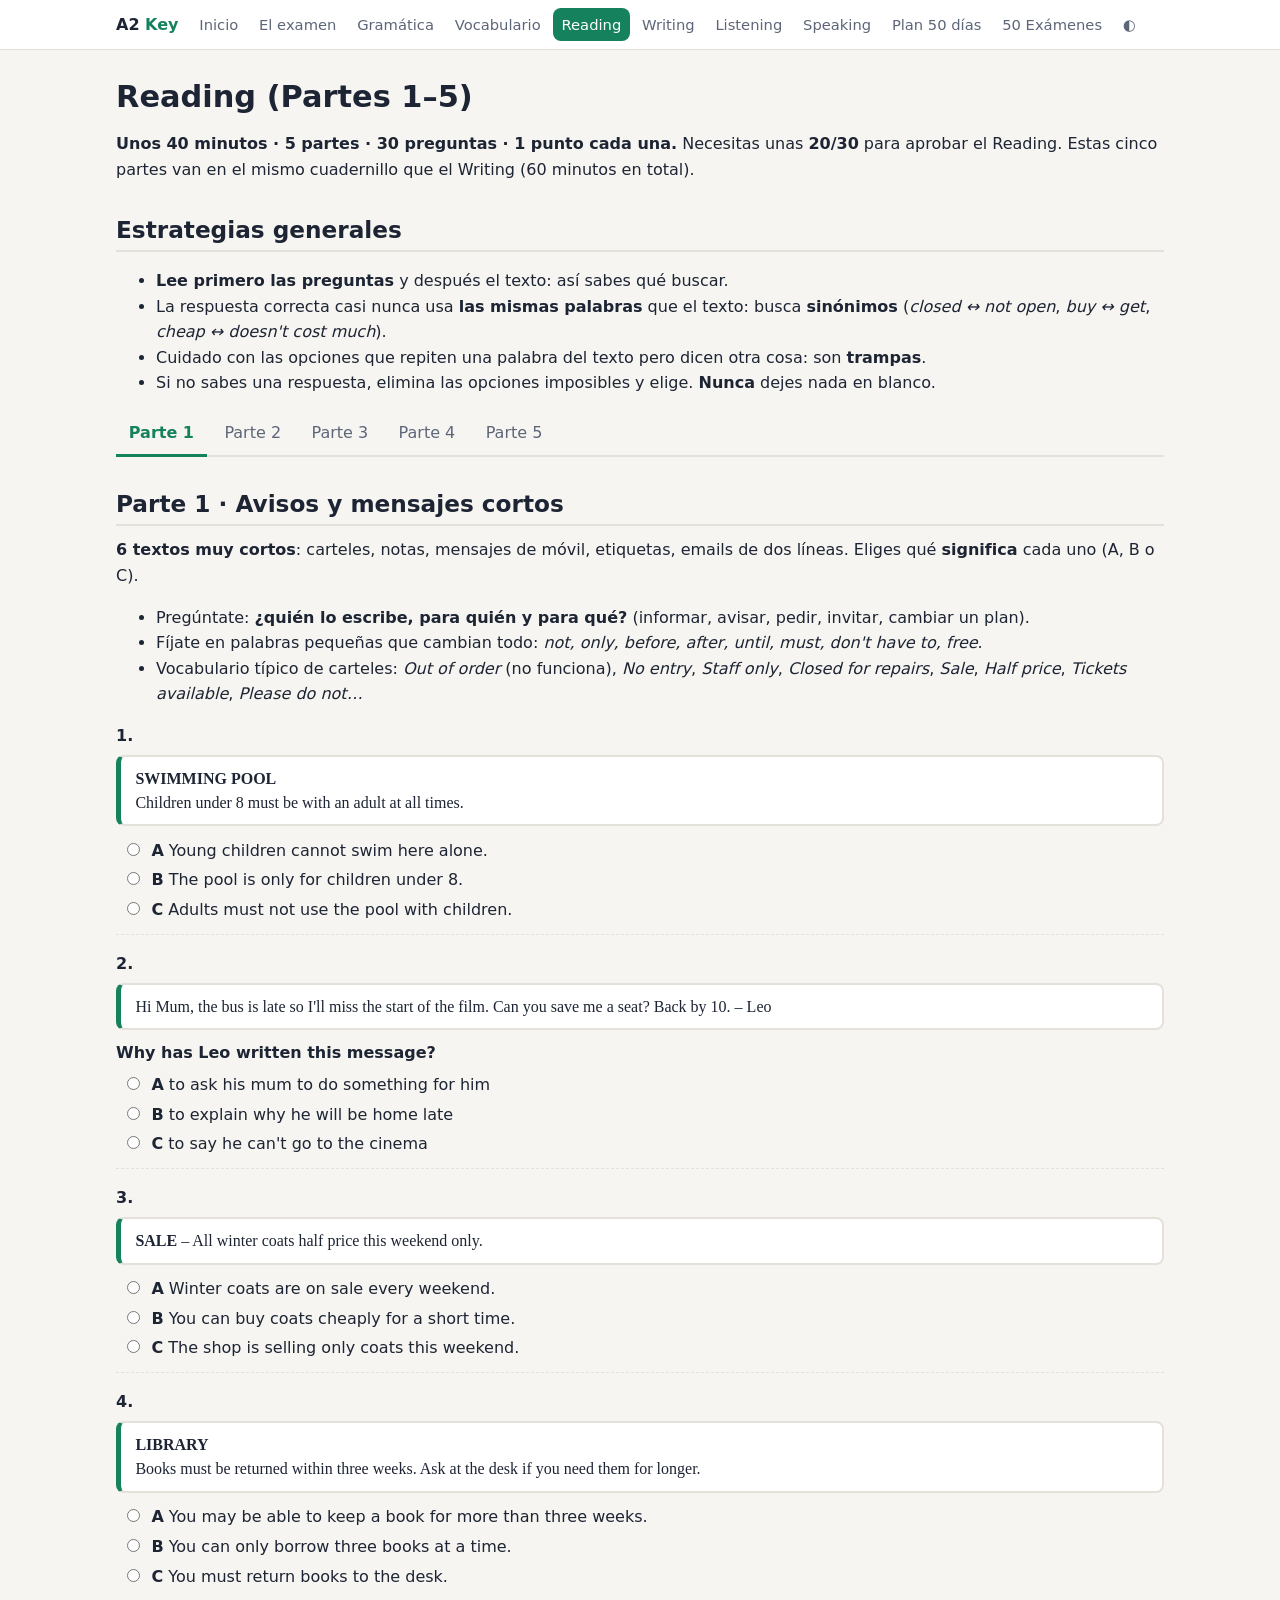
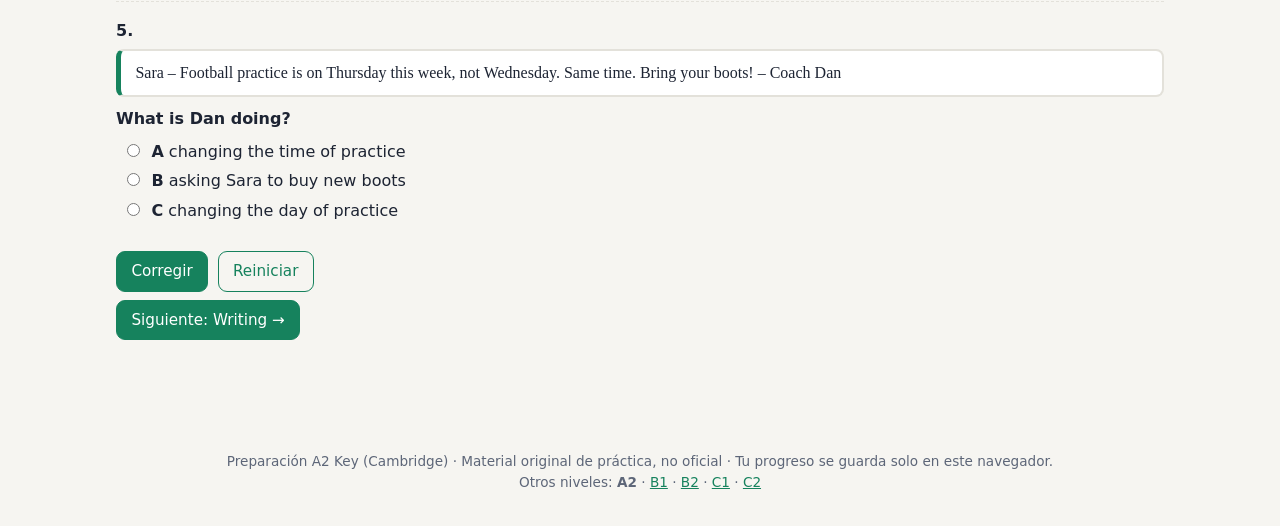
<file: reading.html>
<!doctype html>
<html lang="es">
<head>
<meta charset="utf-8"><meta name="viewport" content="width=device-width,initial-scale=1">
<title>Reading · A2 Key</title>
<link rel="stylesheet" href="assets/style.css">
<link rel="icon" href="data:image/svg+xml,<svg xmlns='http://www.w3.org/2000/svg' viewBox='0 0 100 100'><text y='.9em' font-size='90'>🎓</text></svg>">
</head>
<body>
<main class="wrap">
<h1>Reading (Partes 1–5)</h1>
<p><b>Unos 40 minutos · 5 partes · 30 preguntas · 1 punto cada una.</b> Necesitas unas <b>20/30</b> para aprobar el Reading. Estas cinco partes van en el mismo cuadernillo que el Writing (60 minutos en total).</p>

<h2>Estrategias generales</h2>
<ul>
<li><b>Lee primero las preguntas</b> y después el texto: así sabes qué buscar.</li>
<li>La respuesta correcta casi nunca usa <b>las mismas palabras</b> que el texto: busca <b>sinónimos</b> (<i>closed ↔ not open</i>, <i>buy ↔ get</i>, <i>cheap ↔ doesn't cost much</i>).</li>
<li>Cuidado con las opciones que repiten una palabra del texto pero dicen otra cosa: son <b>trampas</b>.</li>
<li>Si no sabes una respuesta, elimina las opciones imposibles y elige. <b>Nunca</b> dejes nada en blanco.</li>
</ul>

<div class="tabs-root" id="rtabs">
<div class="tabs"><button>Parte 1</button><button>Parte 2</button><button>Parte 3</button><button>Parte 4</button><button>Parte 5</button></div>

<section class="tabpanel">
<h2>Parte 1 · Avisos y mensajes cortos</h2>
<p><b>6 textos muy cortos</b>: carteles, notas, mensajes de móvil, etiquetas, emails de dos líneas. Eliges qué <b>significa</b> cada uno (A, B o C).</p>
<ul>
<li>Pregúntate: <b>¿quién lo escribe, para quién y para qué?</b> (informar, avisar, pedir, invitar, cambiar un plan).</li>
<li>Fíjate en palabras pequeñas que cambian todo: <i>not, only, before, after, until, must, don't have to, free</i>.</li>
<li>Vocabulario típico de carteles: <i>Out of order</i> (no funciona), <i>No entry</i>, <i>Staff only</i>, <i>Closed for repairs</i>, <i>Sale</i>, <i>Half price</i>, <i>Tickets available</i>, <i>Please do not…</i></li>
</ul>
<div id="r1"></div>
</section>

<section class="tabpanel">
<h2>Parte 2 · Tres textos, siete preguntas</h2>
<p><b>3 textos cortos</b> sobre un mismo tema (tres personas, tres museos, tres cursos…) y <b>7 preguntas</b>. Para cada pregunta decides de qué texto habla (A, B o C). Cada texto se usa varias veces.</p>
<ul>
<li>Lee la primera pregunta, <b>subraya la idea clave</b> y búscala en los tres textos (lectura rápida).</li>
<li>Normalmente aparece algo parecido en dos textos, pero solo uno dice exactamente lo que pide la pregunta. Ej.: <i>Who <b>didn't enjoy</b> school?</i> – dos hablan del colegio, solo uno dice que no le gustaba.</li>
<li>No tienes que entender cada palabra.</li>
</ul>
<div id="r2"></div>
</section>

<section class="tabpanel">
<h2>Parte 3 · Texto largo con preguntas</h2>
<p><b>Un texto de unas 250 palabras</b> (artículo de revista, entrevista) y 5 preguntas de 3 opciones. Las preguntas siguen <b>el orden del texto</b>.</p>
<ul>
<li>Lee el texto completo una vez rápido para entender la idea general.</li>
<li>Para cada pregunta, localiza el párrafo y léelo con atención.</li>
<li>Muchas preguntas son sobre <b>sentimientos y opiniones</b>: <i>How did she feel when…?</i> <i>What does he say about…?</i> Busca adjetivos y verbos de opinión.</li>
</ul>
<div id="r3"></div>
</section>

<section class="tabpanel">
<h2>Parte 4 · Elegir la palabra correcta</h2>
<p><b>Un texto con 6 huecos</b>; eliges entre 3 palabras. Las tres opciones suelen ser del mismo tipo (tres verbos, tres preposiciones…), así que tienes que saber <b>cuál encaja por significado o por la palabra que va al lado</b>.</p>
<ul>
<li>Lee la frase entera, no solo el hueco: mira qué palabra hay <b>justo después</b> (¿una preposición? ¿un -ing?).</li>
<li>Repasa las <a href="vocabulario.html">collocations</a>: <i>take a photo, make friends, do homework, spend time</i>.</li>
<li>Cuidado con palabras parecidas: <i>say/tell, borrow/lend, look/see/watch, win/earn</i>.</li>
</ul>
<div id="r4"></div>
</section>

<section class="tabpanel">
<h2>Parte 5 · Escribir una palabra</h2>
<p><b>Un texto corto</b> (casi siempre un email o dos) con 6 huecos. Escribes <b>una sola palabra</b> en cada uno. Son palabras gramaticales: <i>pronombres, preposiciones, artículos, auxiliares (do, did, have, will, is), conectores, comparativos (than)</i>.</p>
<div class="table-wrap"><table>
<tr><th>Si antes/después del hueco hay…</th><th>Probablemente falta…</th><th>Ejemplo</th></tr>
<tr><td>un verbo y luego un nombre o lugar</td><td>una preposición</td><td>I went <b>to</b> the cinema <b>with</b> my sister.</td></tr>
<tr><td>un nombre contable singular</td><td>a / an / the / my</td><td>She has <b>a</b> new bike.</td></tr>
<tr><td>una pregunta incompleta</td><td>do / does / did / are / have</td><td>What <b>did</b> you do yesterday?</td></tr>
<tr><td>un comparativo</td><td>than</td><td>It's bigger <b>than</b> my house.</td></tr>
<tr><td>dos ideas que se oponen</td><td>but</td><td>I called her, <b>but</b> she didn't answer.</td></tr>
<tr><td>verbo sin sujeto</td><td>un pronombre</td><td>Tom is great. <b>He</b> plays the piano.</td></tr>
</table></div>
<div class="warn">Escribe <b>una sola palabra</b> y comprueba la ortografía. Las contracciones (<i>don't</i>) cuentan como dos palabras: no valen.</div>
<div id="r5"></div>
</section>
</div>
<p><a class="btn" href="writing.html">Siguiente: Writing →</a></p>
</main>
<script src="assets/app.js"></script>
<script>
const R1 = [
 {t:'<b>SWIMMING POOL</b><br>Children under 8 must be with an adult at all times.',o:['Young children cannot swim here alone.','Adults must not use the pool with children.','The pool is only for children under 8.'],exp:'«must be with an adult» = no pueden estar solos.'},
 {t:'Hi Mum, the bus is late so I\'ll miss the start of the film. Can you save me a seat? Back by 10. – Leo',q:'Why has Leo written this message?',o:['to ask his mum to do something for him','to say he can\'t go to the cinema','to explain why he will be home late'],exp:'Le pide «Can you save me a seat?». Sí va al cine y vuelve a las 10, como siempre.'},
 {t:'<b>SALE</b> – All winter coats half price this weekend only.',o:['You can buy coats cheaply for a short time.','Winter coats are on sale every weekend.','The shop is selling only coats this weekend.'],exp:'half price = a mitad de precio; this weekend only = poco tiempo.'},
 {t:'<b>LIBRARY</b><br>Books must be returned within three weeks. Ask at the desk if you need them for longer.',o:['You may be able to keep a book for more than three weeks.','You can only borrow three books at a time.','You must return books to the desk.'],exp:'«Ask if you need them for longer» = es posible quedárselos más tiempo.'},
 {t:'Sara – Football practice is on Thursday this week, not Wednesday. Same time. Bring your boots! – Coach Dan',q:'What is Dan doing?',o:['changing the day of practice','changing the time of practice','asking Sara to buy new boots'],exp:'Cambia el día (Thursday, not Wednesday); la hora es la misma.'},
];
const R2 = {title:'Weekend jobs',intro:'Three teenagers talk about their weekend jobs.',sections:[
 {h:'Mia',t:'I work in a café on Saturdays from nine until four. It\'s busy and my feet hurt at the end of the day, but I\'ve made some good friends there. The money isn\'t great, but customers often leave tips, so I usually take home a bit more. I\'m saving for a new laptop.'},
 {h:'Josh',t:'On Sundays I help my uncle at his garden centre. I water the plants and carry bags of soil to people\'s cars. It\'s hard work, but I love being outside. My uncle pays me well and he\'s teaching me a lot about plants. I\'d like to study biology one day.'},
 {h:'Ella',t:'I look after two young children for a family in my street on Saturday evenings while their parents go out. Once the kids are asleep, I can do my homework or watch TV, so it doesn\'t feel like work. The parents are very kind and they always drive me home.'}],
 q:['Who gets extra money from customers?','Who works outdoors?','Who can study during their job?','Who has learnt something from a family member?','Who has a job that makes them physically tired?','Who knows what they want to buy with their money?','Who doesn\'t have to walk home after work?'],
 ans:[0,1,2,1,0,0,2]};
const R3 = {title:'My first marathon',text:`Last April, Carmen Ruiz, a 45-year-old teacher from Seville, ran her first marathon. "Two years ago I couldn't run for five minutes," she says. "I was always tired and I didn't do any sport."

Everything changed when her daughter asked her to join a running club. "I said no at first. I thought everyone would be younger and faster than me. But my daughter didn't stop asking, so I went once – and I loved it. The people were really friendly, and nobody laughed at me."

At first, Carmen ran three times a week for twenty minutes. Slowly, she ran further. "After a year I ran a ten-kilometre race. I finished near the end, but I was so proud." Then a friend from the club suggested the marathon. "I thought she was joking!"

Training for the marathon took six months. "The hardest part wasn't the running, it was getting up at six on cold winter mornings," she laughs. On the day of the race, it was hot and Carmen nearly stopped after thirty kilometres. "But I saw my daughter waiting by the road with a big sign, and I kept going."

She finished in four hours and fifty minutes. "Now I tell everyone: it's never too late to start."`,
 q:[{q:'Two years ago, Carmen',o:['wasn\'t very fit.','was a good runner.','ran with her daughter.']},
 {q:'Why didn\'t Carmen want to join the running club at first?',o:['She thought the other runners would be better than her.','She didn\'t have enough free time.','She didn\'t like the people there.']},
 {q:'How did Carmen feel after her ten-kilometre race?',o:['pleased with herself','disappointed with her time','surprised to finish first']},
 {q:'What did Carmen find most difficult about training?',o:['starting very early in the morning','running long distances','training in hot weather']},
 {q:'What helped Carmen to finish the marathon?',o:['seeing her daughter','drinking lots of water','running with a friend']}]};
const R4 = {text:`<b>The school garden</b>

Two years ago, the students at Hillside School [1] a vegetable garden behind the sports hall. Now it is one of the most popular places in the school. Every week, a group of students [2] care of the plants after lessons. They grow potatoes, tomatoes and beans, and the school cook [3] them to make lunch. "I never ate vegetables before," says 12-year-old Sam, "but I [4] them now because I grew them myself!" The students also [5] money by selling flowers to parents. Next year they want to [6] some chickens too.`,
 opts:[['planted','cooked','served'],['takes','makes','does'],['uses','spends','puts'],['enjoy','want','prefer'],['earn','win','pay'],['keep','stay','hold']],
 exp:['plant a garden = plantar/crear un huerto.','take care of = cuidar.','use = usar.','enjoy them = disfrutarlas.','earn money = ganar dinero.','keep chickens = tener gallinas.']};
const R5 = {text:`Hi Lucy,

How are you? I'm writing [1] tell you about my new flat. It's bigger [2] my old one and it's got a lovely balcony. [3] you want to come and see it on Saturday? We could have lunch and then go [4] a walk by the river.

Love, Kate

Hi Kate,

Thanks for your email! I'd love to come, but I'm working [5] Saturday morning. Can I come at about four? I'll bring a cake – I made [6] yesterday and it's delicious!

Lucy`,
 ans:[['to'],['than'],['do'],['for'],['on'],['one','it']],
 exp:['Propósito: to + verbo.','Comparativo + than.','Pregunta en presente: Do you want…?','go for a walk.','Días: on.','one = un pastel (sustituye a a cake).']};
document.addEventListener('DOMContentLoaded', () => {
  practice($('#r1'), 'mcq', R1);
  practice($('#r2'), 'p7', R2);
  practice($('#r3'), 'p5', R3, {args:[1]});
  practice($('#r4'), 'p1', R4);
  practice($('#r5'), 'open', R5);
});
</script>
</body>
</html>
</file>
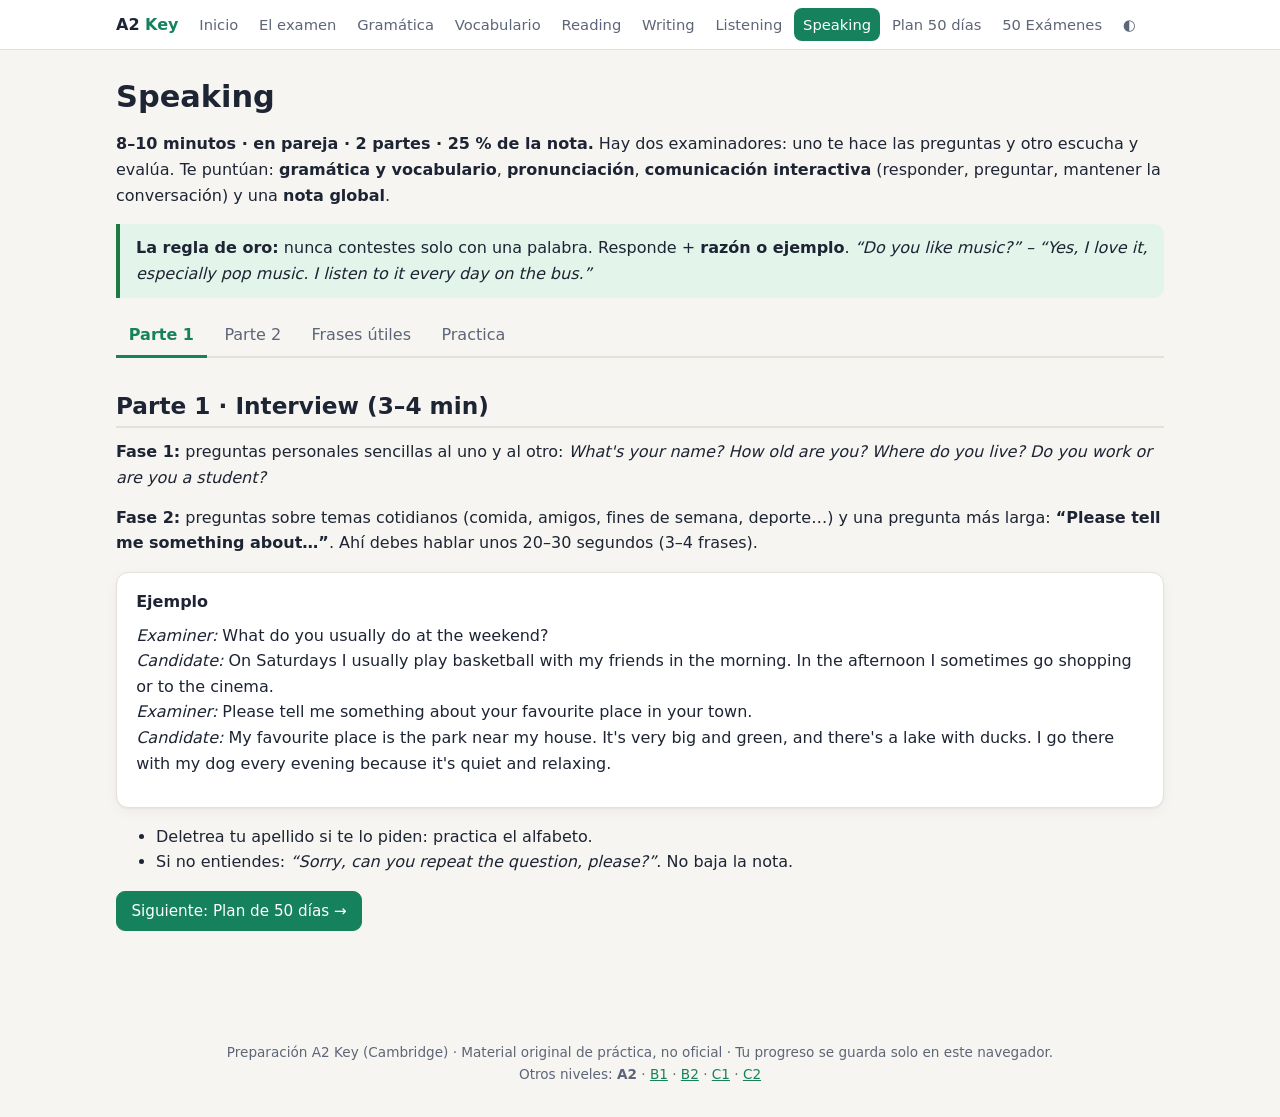
<file: speaking.html>
<!doctype html>
<html lang="es">
<head>
<meta charset="utf-8"><meta name="viewport" content="width=device-width,initial-scale=1">
<title>Speaking · A2 Key</title>
<link rel="stylesheet" href="assets/style.css">
<link rel="icon" href="data:image/svg+xml,<svg xmlns='http://www.w3.org/2000/svg' viewBox='0 0 100 100'><text y='.9em' font-size='90'>🎓</text></svg>">
</head>
<body>
<main class="wrap">
<h1>Speaking</h1>
<p><b>8–10 minutos · en pareja · 2 partes · 25 % de la nota.</b> Hay dos examinadores: uno te hace las preguntas y otro escucha y evalúa. Te puntúan: <b>gramática y vocabulario</b>, <b>pronunciación</b>, <b>comunicación interactiva</b> (responder, preguntar, mantener la conversación) y una <b>nota global</b>.</p>

<div class="key"><b>La regla de oro:</b> nunca contestes solo con una palabra. Responde + <b>razón o ejemplo</b>. <i>“Do you like music?” – “Yes, I love it, especially pop music. I listen to it every day on the bus.”</i></div>

<div class="tabs-root" id="stabs">
<div class="tabs"><button>Parte 1</button><button>Parte 2</button><button>Frases útiles</button><button>Practica</button></div>

<section class="tabpanel">
<h2>Parte 1 · Interview (3–4 min)</h2>
<p><b>Fase 1:</b> preguntas personales sencillas al uno y al otro: <i>What's your name? How old are you? Where do you live? Do you work or are you a student?</i></p>
<p><b>Fase 2:</b> preguntas sobre temas cotidianos (comida, amigos, fines de semana, deporte…) y una pregunta más larga: <b>“Please tell me something about…”</b>. Ahí debes hablar unos 20–30 segundos (3–4 frases).</p>
<div class="card"><b>Ejemplo</b><p><i>Examiner:</i> What do you usually do at the weekend?<br><i>Candidate:</i> On Saturdays I usually play basketball with my friends in the morning. In the afternoon I sometimes go shopping or to the cinema.<br><i>Examiner:</i> Please tell me something about your favourite place in your town.<br><i>Candidate:</i> My favourite place is the park near my house. It's very big and green, and there's a lake with ducks. I go there with my dog every evening because it's quiet and relaxing.</p></div>
<ul>
<li>Deletrea tu apellido si te lo piden: practica el alfabeto.</li>
<li>Si no entiendes: <i>“Sorry, can you repeat the question, please?”</i>. No baja la nota.</li>
</ul>
</section>

<section class="tabpanel">
<h2>Parte 2 · Discussion (5–6 min)</h2>
<p>El examinador os da una hoja con <b>5 dibujos</b> sobre un tema (por ejemplo, <i>different holidays</i>) y dice: <i>“Here are some pictures that show different holidays. Do you like these different holidays? Say why or why not. I'll say that again… All right? Now, talk together.”</i></p>
<p>Habláis <b>entre vosotros</b> unos 2 minutos sobre los 5 dibujos. Después el examinador pregunta a cada uno: <i>“Do you think a camping holiday is fun?” “Which of these holidays do you like best?”</i>, y luego 2 o 3 preguntas más generales sobre el tema.</p>
<div class="card"><b>Ejemplo de interacción</b><p>A: Do you like camping holidays?<br>B: No, not really. I don't like sleeping in a tent because it's uncomfortable. What about you?<br>A: I love it! I think it's exciting to be in the mountains. And what about beach holidays?<br>B: Oh yes, I love beach holidays because I like swimming and the weather is hot.<br>A: Me too. But I don't like city holidays very much. There's too much walking!</p></div>
<ul>
<li><b>Habla de cada dibujo</b> y da tu opinión con una razón.</li>
<li><b>Pregunta a tu compañero</b>: <i>What about you? Do you agree? Which one do you like?</i></li>
<li>Reacciona a lo que dice: <i>Me too! / Really? / I agree / I don't think so.</i></li>
</ul>
</section>

<section class="tabpanel">
<h2>Frases útiles</h2>
<div class="table-wrap"><table>
<tr><th>Para…</th><th>Frases</th></tr>
<tr><td>Dar tu opinión</td><td data-say>I like… because… · I don't like… because… · I think… · I prefer… · My favourite is…</td></tr>
<tr><td>Preguntar</td><td data-say>What about you? · Do you like…? · What do you think? · Which one do you prefer?</td></tr>
<tr><td>Estar de acuerdo / no</td><td data-say>Me too. · Me neither. · I agree. · Yes, you're right. · Really? I don't think so.</td></tr>
<tr><td>Ganar tiempo</td><td data-say>Let me think… · Hmm, that's a good question… · Well…</td></tr>
<tr><td>Pedir ayuda</td><td data-say>Sorry, can you repeat that, please? · What does … mean?</td></tr>
<tr><td>Describir frecuencia</td><td data-say>always · usually · often · sometimes · never · once a week · every day</td></tr>
</table></div>
</section>

<section class="tabpanel">
<h2>Practica</h2>
<p>Pulsa 🔊 para oír la pregunta, usa el temporizador y grábate. Luego escúchate: ¿has dado razones? ¿has hablado con frases completas?</p>
<h3>Parte 1</h3>
<ul>
<li data-say>Where do you live?</li><li data-say>Who do you live with?</li><li data-say>What do you like doing in your free time?</li><li data-say>What did you do last weekend?</li><li data-say>Please tell me something about your best friend.</li><li data-say>Please tell me something about the food you like.</li>
</ul>
<div id="t1"></div>
<h3>Parte 2 · Free-time activities</h3>
<div class="card"><p data-say><b>Here are some pictures that show different free-time activities. Do you like these different activities? Say why or why not.</b></p><ul><li>playing video games</li><li>going to the cinema</li><li>reading books</li><li>playing a sport</li><li>cooking</li></ul>
<p>Preguntas del examinador:</p><ul><li data-say>Do you think reading is fun?</li><li data-say>Which of these activities do you like best?</li><li data-say>What do you usually do with your friends?</li></ul></div>
<div id="t2"></div>
</section>
</div>
<p><a class="btn" href="plan.html">Siguiente: Plan de 50 días →</a></p>
</main>
<script src="assets/app.js"></script>
<script>
document.addEventListener('DOMContentLoaded', () => {
  $('#t1').append(timer(180), recorder());
  $('#t2').append(timer(300), recorder());
});
</script>
</body>
</html>
</file>
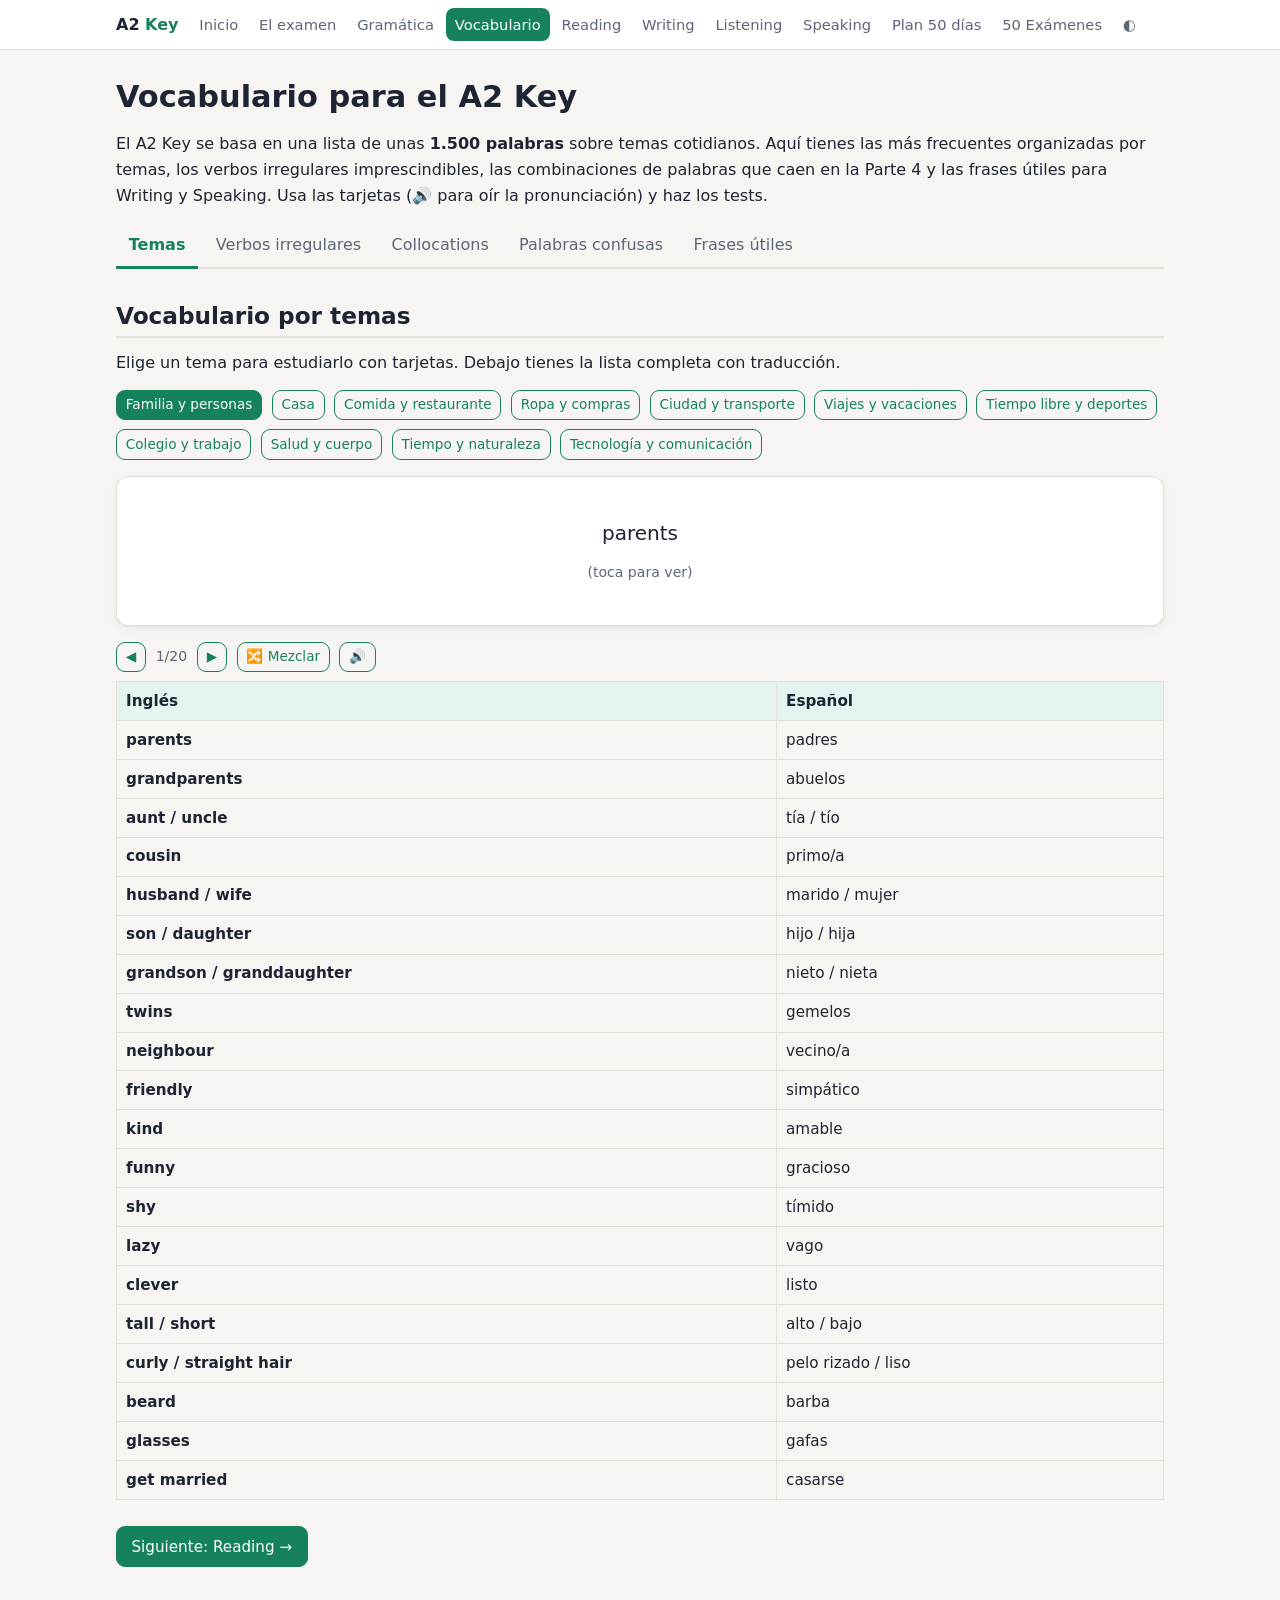
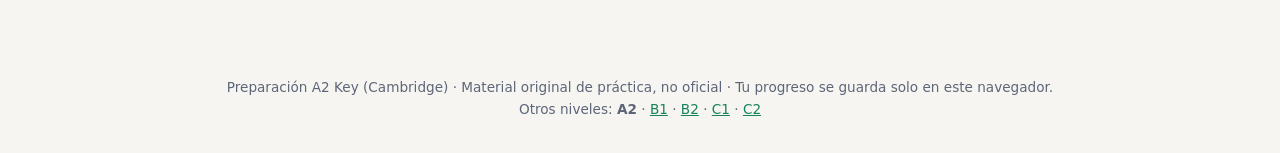
<file: vocabulario.html>
<!doctype html>
<html lang="es">
<head>
<meta charset="utf-8"><meta name="viewport" content="width=device-width,initial-scale=1">
<title>Vocabulario A2 Key</title>
<link rel="stylesheet" href="assets/style.css">
<link rel="icon" href="data:image/svg+xml,<svg xmlns='http://www.w3.org/2000/svg' viewBox='0 0 100 100'><text y='.9em' font-size='90'>🎓</text></svg>">
</head>
<body>
<main class="wrap">
<h1>Vocabulario para el A2 Key</h1>
<p>El A2 Key se basa en una lista de unas <b>1.500 palabras</b> sobre temas cotidianos. Aquí tienes las más frecuentes organizadas por temas, los verbos irregulares imprescindibles, las combinaciones de palabras que caen en la Parte 4 y las frases útiles para Writing y Speaking. Usa las tarjetas (🔊 para oír la pronunciación) y haz los tests.</p>

<div class="tabs-root" id="vtabs">
<div class="tabs"><button>Temas</button><button>Verbos irregulares</button><button>Collocations</button><button>Palabras confusas</button><button>Frases útiles</button></div>

<section class="tabpanel">
  <h2>Vocabulario por temas</h2>
  <p>Elige un tema para estudiarlo con tarjetas. Debajo tienes la lista completa con traducción.</p>
  <div class="row" id="topicBtns"></div>
  <div id="topicFlash"></div>
  <div id="topicTable"></div>
</section>

<section class="tabpanel">
  <h2>Verbos irregulares</h2>
  <p>Son imprescindibles para la historia de la Parte 7 y para el Speaking. Apréndete el <b>pasado</b> (columna 2) y el <b>participio</b> (columna 3, para el present perfect).</p>
  <div id="irr"></div>
  <div class="card"><b>✍ Test</b><p class="instr">Escribe el pasado (past simple) del verbo entre paréntesis.</p><div id="irrQuiz"></div></div>
</section>

<section class="tabpanel">
  <h2>Collocations: palabras que van juntas</h2>
  <p>La Parte 4 de Reading pregunta mucho qué verbo va con qué palabra. En español decimos «hacer una foto», pero en inglés es <i>take a photo</i>.</p>
  <div id="coll"></div>
  <div class="card"><b>✍ Test</b><p class="instr">Elige la palabra correcta.</p><div id="collQuiz"></div></div>
</section>

<section class="tabpanel">
  <h2>Palabras confusas</h2>
  <p>Parejas que los hispanohablantes confunden a menudo.</p>
  <div id="conf"></div>
  <div class="card"><b>✍ Test</b><div id="confQuiz"></div></div>
</section>

<section class="tabpanel">
  <h2>Frases útiles</h2>
  <p>Aprende estas frases de memoria: te sirven en el Writing (Partes 6 y 7) y en el Speaking.</p>
  <div id="func"></div>
</section>
</div>
<p><a class="btn" href="reading.html">Siguiente: Reading →</a></p>
</main>
<script src="assets/app.js"></script>
<script>
const TOPICS = {
 'Familia y personas': [['parents','padres'],['grandparents','abuelos'],['aunt / uncle','tía / tío'],['cousin','primo/a'],['husband / wife','marido / mujer'],['son / daughter','hijo / hija'],['grandson / granddaughter','nieto / nieta'],['twins','gemelos'],['neighbour','vecino/a'],['friendly','simpático'],['kind','amable'],['funny','gracioso'],['shy','tímido'],['lazy','vago'],['clever','listo'],['tall / short','alto / bajo'],['curly / straight hair','pelo rizado / liso'],['beard','barba'],['glasses','gafas'],['get married','casarse']],
 'Casa': [['flat','piso'],['bedroom','dormitorio'],['bathroom','cuarto de baño'],['kitchen','cocina'],['living room','salón'],['garden','jardín'],['stairs','escaleras'],['floor','suelo; planta'],['wall','pared'],['ceiling','techo (interior)'],['roof','tejado'],['fridge','nevera'],['cooker','cocina (aparato)'],['washing machine','lavadora'],['sofa','sofá'],['shelf (shelves)','estantería'],['wardrobe','armario (ropa)'],['cupboard','armario (cocina)'],['lamp','lámpara'],['rent','alquiler; alquilar']],
 'Comida y restaurante': [['breakfast / lunch / dinner','desayuno / comida / cena'],['vegetables','verduras'],['fruit','fruta'],['meat','carne'],['chicken','pollo'],['fish','pescado'],['rice','arroz'],['bread','pan'],['cheese','queso'],['butter','mantequilla'],['egg','huevo'],['sugar','azúcar'],['salt','sal'],['menu','carta'],['bill','cuenta'],['waiter / waitress','camarero/a'],['order','pedir (en un restaurante)'],['dessert','postre'],['delicious','delicioso'],['hungry / thirsty','con hambre / con sed']],
 'Ropa y compras': [['shirt','camisa'],['T-shirt','camiseta'],['jumper','jersey'],['jacket','chaqueta'],['coat','abrigo'],['trousers','pantalones'],['jeans','vaqueros'],['skirt','falda'],['dress','vestido'],['shoes / trainers','zapatos / zapatillas'],['boots','botas'],['hat / cap','sombrero / gorra'],['size','talla'],['try on','probarse'],['changing room','probador'],['cash','efectivo'],['credit card','tarjeta de crédito'],['cheap / expensive','barato / caro'],['sale','rebajas'],['receipt','ticket, recibo']],
 'Ciudad y transporte': [['station','estación'],['bus stop','parada de autobús'],['airport','aeropuerto'],['ticket','billete, entrada'],['single / return','ida / ida y vuelta'],['platform','andén'],['timetable','horario'],['traffic lights','semáforo'],['corner','esquina'],['crossroads','cruce'],['bridge','puente'],['square','plaza'],['library','biblioteca'],['chemist\'s','farmacia'],['post office','correos'],['car park','aparcamiento'],['get on / get off','subir / bajar (bus, tren)'],['miss the bus','perder el autobús'],['turn left / right','girar a la izquierda / derecha'],['go straight on','seguir recto']],
 'Viajes y vacaciones': [['holiday','vacaciones'],['trip','viaje, excursión'],['journey','trayecto'],['passport','pasaporte'],['luggage','equipaje'],['suitcase','maleta'],['book','reservar'],['hotel / campsite','hotel / camping'],['guest','huésped, invitado'],['sightseeing','hacer turismo'],['guide','guía'],['map','mapa'],['beach','playa'],['mountain','montaña'],['lake','lago'],['island','isla'],['abroad','en el extranjero'],['souvenir','recuerdo'],['tent','tienda de campaña'],['view','vistas']],
 'Tiempo libre y deportes': [['hobby','afición'],['go swimming','ir a nadar'],['play football','jugar al fútbol'],['do yoga / karate','hacer yoga / kárate'],['go cycling','montar en bici'],['team','equipo'],['match','partido'],['win / lose','ganar / perder'],['score a goal','marcar un gol'],['player','jugador'],['concert','concierto'],['band','grupo (música)'],['instrument','instrumento'],['camera','cámara'],['collect','coleccionar'],['board game','juego de mesa'],['film / cinema','película / cine'],['museum / gallery','museo / galería'],['club','club'],['practise','practicar']],
 'Colegio y trabajo': [['subject','asignatura'],['timetable','horario'],['homework','deberes'],['exam / test','examen'],['pass / fail','aprobar / suspender'],['classroom','aula'],['teacher','profesor'],['student','estudiante'],['course','curso'],['lesson','clase'],['uniform','uniforme'],['job','trabajo, empleo'],['office','oficina'],['boss','jefe'],['earn','ganar (dinero)'],['salary','sueldo'],['nurse','enfermero/a'],['engineer','ingeniero/a'],['shop assistant','dependiente'],['part-time / full-time','a tiempo parcial / completo']],
 'Salud y cuerpo': [['head','cabeza'],['arm / leg','brazo / pierna'],['hand / foot (feet)','mano / pie'],['back','espalda'],['stomach','estómago'],['tooth (teeth)','diente'],['headache','dolor de cabeza'],['toothache','dolor de muelas'],['a cold','un resfriado'],['a temperature','fiebre'],['cough','tos'],['ill / sick','enfermo'],['hurt','doler, hacerse daño'],['dentist','dentista'],['medicine','medicina'],['healthy','sano'],['tired','cansado'],['rest','descansar'],['appointment','cita'],['hospital','hospital']],
 'Tiempo y naturaleza': [['weather','tiempo (clima)'],['sunny','soleado'],['cloudy','nublado'],['windy','con viento'],['rainy','lluvioso'],['foggy','con niebla'],['snow','nieve; nevar'],['storm','tormenta'],['hot / warm','caluroso / templado'],['cool / cold','fresco / frío'],['degrees','grados'],['spring / summer','primavera / verano'],['autumn / winter','otoño / invierno'],['forest','bosque'],['river','río'],['field','campo'],['countryside','el campo'],['animal','animal'],['plant','planta'],['sky','cielo']],
 'Tecnología y comunicación': [['mobile phone','móvil'],['laptop','portátil'],['screen','pantalla'],['keyboard','teclado'],['website','página web'],['download','descargar'],['email','correo electrónico'],['message','mensaje'],['text (sb)','mandar un mensaje (a alguien)'],['call','llamar'],['online','en línea'],['password','contraseña'],['app','aplicación'],['photo','foto'],['video','vídeo'],['charge','cargar'],['battery','batería'],['upload','subir (archivo)'],['print','imprimir'],['social media','redes sociales']],
};
const IRR = [['be','was / were','been','ser, estar'],['become','became','become','llegar a ser'],['begin','began','begun','empezar'],['break','broke','broken','romper'],['bring','brought','brought','traer'],['build','built','built','construir'],['buy','bought','bought','comprar'],['can','could','—','poder'],['catch','caught','caught','coger, atrapar'],['choose','chose','chosen','elegir'],['come','came','come','venir'],['cost','cost','cost','costar'],['cut','cut','cut','cortar'],['do','did','done','hacer'],['draw','drew','drawn','dibujar'],['drink','drank','drunk','beber'],['drive','drove','driven','conducir'],['eat','ate','eaten','comer'],['fall','fell','fallen','caer'],['feel','felt','felt','sentir'],['find','found','found','encontrar'],['fly','flew','flown','volar'],['forget','forgot','forgotten','olvidar'],['get','got','got','conseguir, llegar'],['give','gave','given','dar'],['go','went','gone / been','ir'],['have','had','had','tener'],['hear','heard','heard','oír'],['know','knew','known','saber, conocer'],['leave','left','left','salir, dejar'],['lose','lost','lost','perder'],['make','made','made','hacer, fabricar'],['meet','met','met','conocer, quedar'],['pay','paid','paid','pagar'],['put','put','put','poner'],['read','read','read','leer'],['ride','rode','ridden','montar'],['run','ran','run','correr'],['say','said','said','decir'],['see','saw','seen','ver'],['sell','sold','sold','vender'],['send','sent','sent','enviar'],['sing','sang','sung','cantar'],['sit','sat','sat','sentarse'],['sleep','slept','slept','dormir'],['speak','spoke','spoken','hablar'],['spend','spent','spent','gastar, pasar (tiempo)'],['swim','swam','swum','nadar'],['take','took','taken','coger, llevar'],['teach','taught','taught','enseñar'],['tell','told','told','contar, decir'],['think','thought','thought','pensar'],['understand','understood','understood','entender'],['wake up','woke up','woken up','despertarse'],['wear','wore','worn','llevar puesto'],['win','won','won','ganar'],['write','wrote','written','escribir']];
const COLL = [['take','a photo, a bus/train, a shower, an exam, a break, medicine, a long time'],['make','a cake, a mistake, a phone call, friends, a noise, the bed, a decision'],['do','homework, the shopping, exercise, sport, the washing-up, a course, your best'],['have','breakfast/lunch/dinner, a shower, a party, a good time, a rest, a look'],['go','shopping, swimming, home, to bed, for a walk, on holiday, by car'],['play','football, tennis, the guitar, the piano, computer games, cards'],['get','up, dressed, home, a job, tired, better, lost, married'],['spend','money, time, the weekend, the day'],['catch','a bus, a train, a cold, a ball'],['miss','the bus, a class, my family'],['pass / fail','an exam, a test'],['lose','your keys, a match, weight'],['win','a match, a prize, a competition']];
const CONF = [['look / see / watch','mirar (algo) / ver (sin querer) / mirar algo que se mueve (TV, partido)','Look at this! I can see the sea. I watch TV every night.'],['hear / listen (to)','oír / escuchar con atención','I heard a noise. Listen to the music.'],['say / tell','decir (algo) / decir A ALGUIEN, contar','She said hello. She told me a story.'],['borrow / lend','pedir prestado / prestar','Can I borrow your pen? Can you lend me your pen?'],['bring / take','traer (aquí) / llevar (allí)','Bring a cake to my party. Take an umbrella with you.'],['come / go','venir / ir','Come here! Let\'s go to the park.'],['know / meet','saber, conocer (ya) / conocer por primera vez, quedar','I know him well. I met him in 2020.'],['win / earn','ganar (premio, partido) / ganar (dinero trabajando)','We won the match. She earns a lot.'],['travel / trip / journey','viajar / viaje corto, excursión / trayecto','I love travelling. A school trip. The journey takes two hours.'],['fun / funny','divertido (actividad) / gracioso (hace reír)','The party was fun. The film was funny.'],['actually / currently','en realidad / actualmente','Actually, I\'m Spanish. She currently works in Paris.'],['library / bookshop','biblioteca / librería','Borrow books from the library; buy them in a bookshop.'],['assist / attend','ayudar / asistir a (clase, reunión)','I attend classes every day.'],['carpet / folder','alfombra / carpeta','The carpet is red. Put the papers in the folder.'],['excited / exciting','emocionado (persona) / emocionante (cosa)','I\'m excited. The match was exciting.'],['bored / boring','aburrido (estar) / aburrido (ser)','I\'m bored. This book is boring.']];
const FUNC = [
 ['Empezar y terminar un email','Hi Sam, / Dear Mrs Brown, · Thanks for your email. · How are you? · See you soon! · Love, / Best wishes, / Bye for now,'],
 ['Invitar','Would you like to come to…? · Do you want to…? · Why don\'t we…? · Let\'s…'],
 ['Aceptar / rechazar','I\'d love to! · That sounds great. · I\'m sorry, I can\'t because… · Maybe another time?'],
 ['Pedir y dar información','Can you tell me…? · What time does it start? · It starts at… · It costs…'],
 ['Disculparse','I\'m sorry I can\'t come. · I\'m sorry I\'m late. · Sorry, I forgot.'],
 ['Dar las gracias','Thank you for the present. · Thanks for inviting me. · It was very kind of you.'],
 ['Sugerir','Shall we…? · How about going…? · We could… · Why don\'t you…?'],
 ['Opinar','I think… · I like… because… · In my opinion… · I prefer… to…'],
 ['Contar una historia (Parte 7)','One day… · Last Saturday… · First… · Then… · After that… · Suddenly… · In the end… · Finally… · They were very happy.'],
 ['Speaking: pedir que repitan','Sorry, can you say that again, please? · Sorry, I don\'t understand. What does … mean?'],
 ['Speaking: preguntar al compañero','What about you? · Do you like…? · What do you think? · Which do you prefer?'],
 ['Speaking: ganar tiempo','Let me think… · That\'s a good question… · Well…'],
];
document.addEventListener('DOMContentLoaded', () => {
  const names = Object.keys(TOPICS);
  const showTopic = n => { flashcards($('#topicFlash'), TOPICS[n].map(([en, es]) => [en, es])); vocabTable($('#topicTable'), TOPICS[n], ['Inglés', 'Español']); $$('#topicBtns button').forEach(b => b.classList.toggle('ghost', b.textContent !== n)); };
  $('#topicBtns').innerHTML = names.map(n => `<button class="btn sm ghost">${n}</button>`).join('');
  $$('#topicBtns button').forEach(b => b.onclick = () => showTopic(b.textContent));
  showTopic(names[0]);
  vocabTable($('#irr'), IRR, ['Infinitivo', 'Pasado', 'Participio', 'Significado']);
  const qi = [3, 8, 11, 15, 17, 22, 25, 27, 33, 39, 42, 50];
  practice($('#irrQuiz'), 'open', { text: qi.map((i, k) => `${IRR[i][3]}: (${IRR[i][0]}) → [${k + 1}]`).join('\n\n'), ans: qi.map(i => IRR[i][1].split(' / ')) });
  vocabTable($('#coll'), COLL, ['Verbo', 'Va con…']);
  practice($('#collQuiz'), 'p1', { text: `Can you [1] a photo of us? I always [2] my homework after dinner. Let's [3] shopping on Saturday. I [4] a mistake in the exam. We [5] a great time at the party. She [6] the guitar in a band. I need to [7] the 8.15 train.`,
    opts: [['take', 'make', 'do'], ['do', 'make', 'have'], ['go', 'do', 'make'], ['made', 'did', 'took'], ['had', 'did', 'made'], ['plays', 'does', 'makes'], ['catch', 'lose', 'get on']], ans: [0, 0, 0, 0, 0, 0, 0] });
  vocabTable($('#conf'), CONF, ['Palabras', 'Diferencia', 'Ejemplo']);
  practice($('#confQuiz'), 'p1', { text: `Can I [1] your dictionary, please? She [2] me a funny story. We [3] TV every evening. I'm so [4]: I'm going to Disneyland tomorrow! My dad [5] a lot of money in his new job. [6] me a glass of water, please.`,
    opts: [['borrow', 'lend', 'take'], ['told', 'said', 'spoke'], ['watch', 'see', 'look'], ['excited', 'exciting', 'boring'], ['earns', 'wins', 'gains'], ['Bring', 'Take', 'Go']], ans: [0, 0, 0, 0, 0, 0] });
  $('#func').innerHTML = FUNC.map(([h, t]) => `<div class="card"><b>${h}</b><p>${t.split(' · ').map(x => `<span data-say>${x}</span>`).join(' · ')}</p></div>`).join('');
  speakables($('#func'));
});
</script>
</body>
</html>
</file>
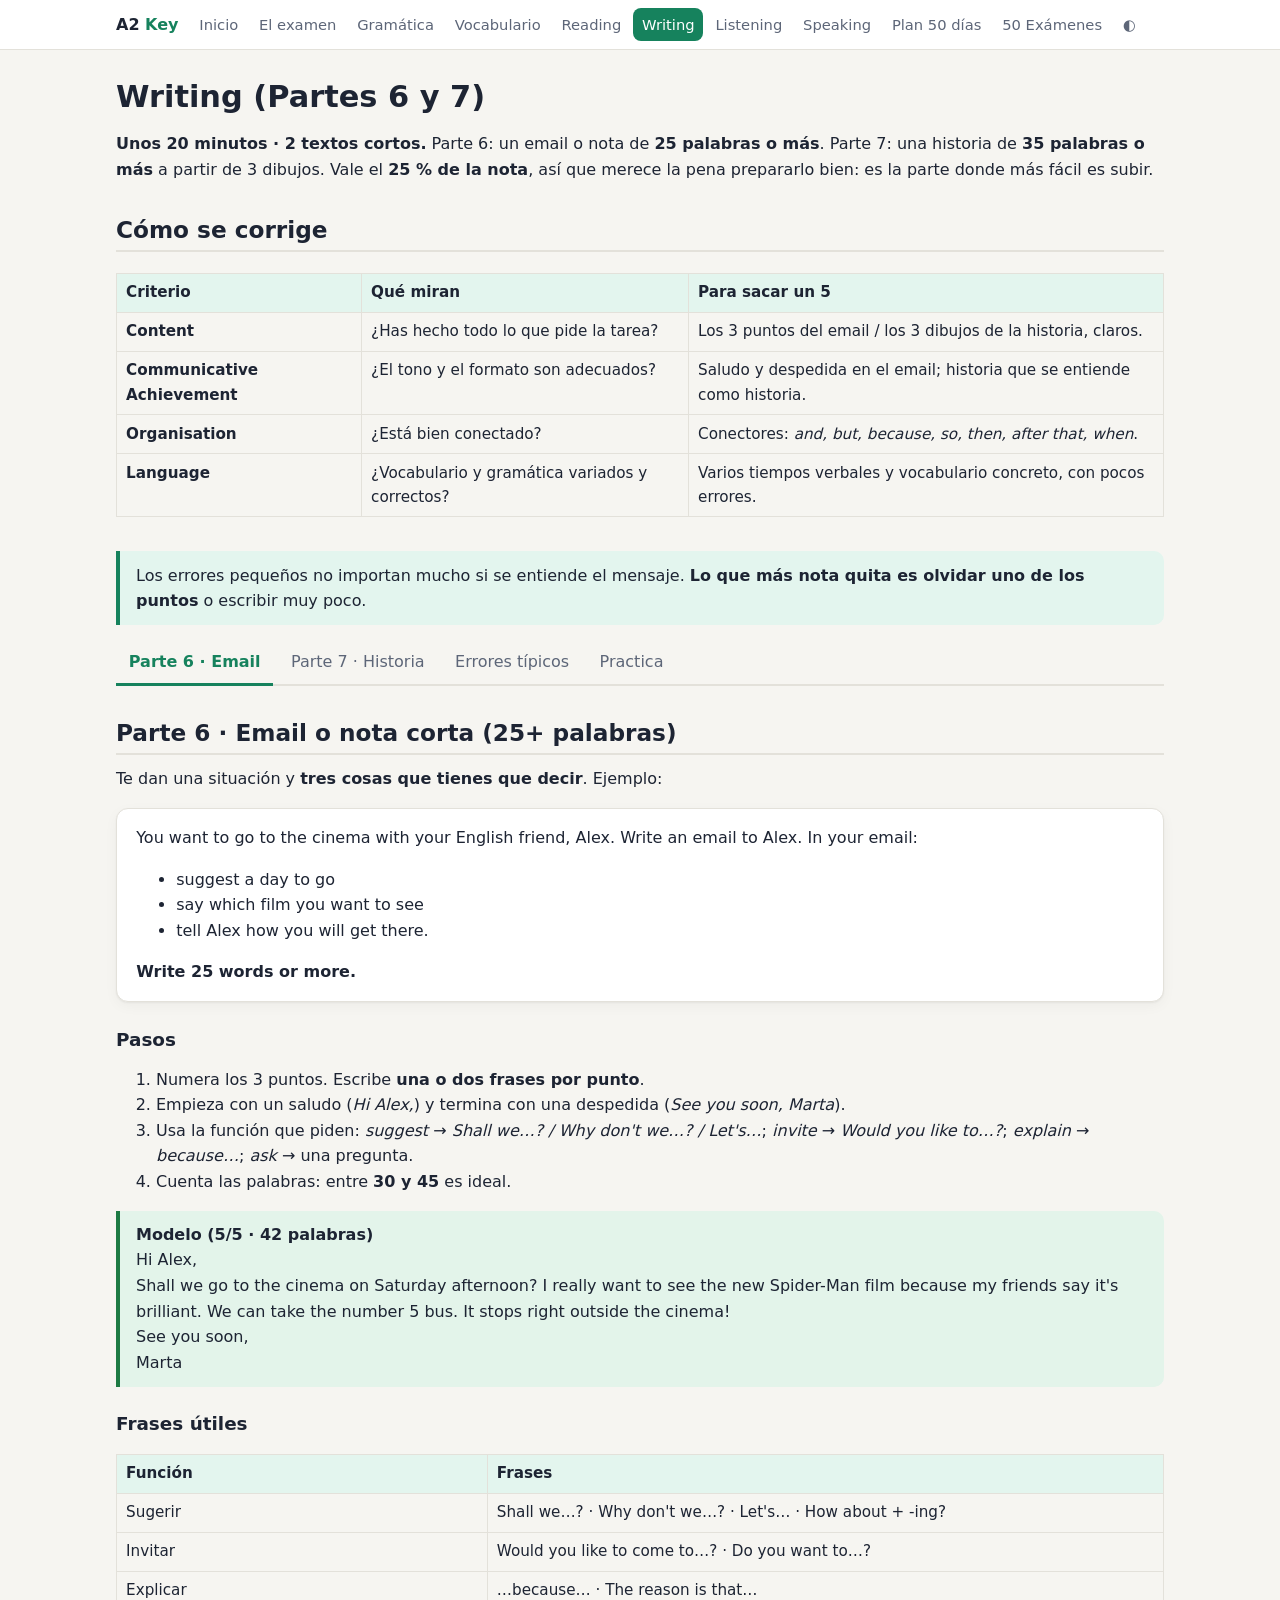
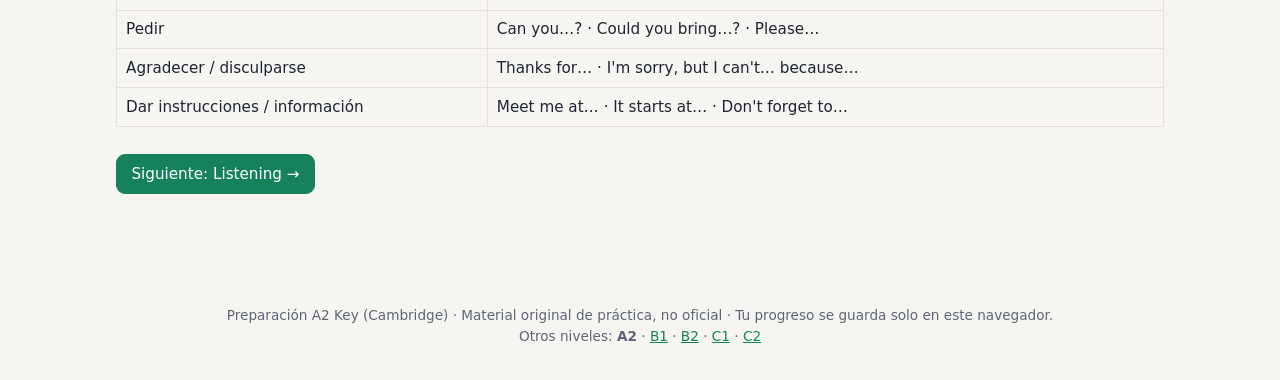
<file: writing.html>
<!doctype html>
<html lang="es">
<head>
<meta charset="utf-8"><meta name="viewport" content="width=device-width,initial-scale=1">
<title>Writing · A2 Key</title>
<link rel="stylesheet" href="assets/style.css">
<link rel="icon" href="data:image/svg+xml,<svg xmlns='http://www.w3.org/2000/svg' viewBox='0 0 100 100'><text y='.9em' font-size='90'>🎓</text></svg>">
</head>
<body>
<main class="wrap">
<h1>Writing (Partes 6 y 7)</h1>
<p><b>Unos 20 minutos · 2 textos cortos.</b> Parte 6: un email o nota de <b>25 palabras o más</b>. Parte 7: una historia de <b>35 palabras o más</b> a partir de 3 dibujos. Vale el <b>25 % de la nota</b>, así que merece la pena prepararlo bien: es la parte donde más fácil es subir.</p>

<h2>Cómo se corrige</h2>
<div class="table-wrap"><table>
<tr><th>Criterio</th><th>Qué miran</th><th>Para sacar un 5</th></tr>
<tr><td><b>Content</b></td><td>¿Has hecho todo lo que pide la tarea?</td><td>Los 3 puntos del email / los 3 dibujos de la historia, claros.</td></tr>
<tr><td><b>Communicative Achievement</b></td><td>¿El tono y el formato son adecuados?</td><td>Saludo y despedida en el email; historia que se entiende como historia.</td></tr>
<tr><td><b>Organisation</b></td><td>¿Está bien conectado?</td><td>Conectores: <i>and, but, because, so, then, after that, when</i>.</td></tr>
<tr><td><b>Language</b></td><td>¿Vocabulario y gramática variados y correctos?</td><td>Varios tiempos verbales y vocabulario concreto, con pocos errores.</td></tr>
</table></div>
<div class="tip">Los errores pequeños no importan mucho si se entiende el mensaje. <b>Lo que más nota quita es olvidar uno de los puntos</b> o escribir muy poco.</div>

<div class="tabs-root" id="wtabs">
<div class="tabs"><button>Parte 6 · Email</button><button>Parte 7 · Historia</button><button>Errores típicos</button><button>Practica</button></div>

<section class="tabpanel">
<h2>Parte 6 · Email o nota corta (25+ palabras)</h2>
<p>Te dan una situación y <b>tres cosas que tienes que decir</b>. Ejemplo:</p>
<div class="card">You want to go to the cinema with your English friend, Alex. Write an email to Alex. In your email:
<ul><li>suggest a day to go</li><li>say which film you want to see</li><li>tell Alex how you will get there.</li></ul><b>Write 25 words or more.</b></div>
<h3>Pasos</h3>
<ol>
<li>Numera los 3 puntos. Escribe <b>una o dos frases por punto</b>.</li>
<li>Empieza con un saludo (<i>Hi Alex,</i>) y termina con una despedida (<i>See you soon, Marta</i>).</li>
<li>Usa la función que piden: <i>suggest</i> → <i>Shall we…? / Why don't we…? / Let's…</i>; <i>invite</i> → <i>Would you like to…?</i>; <i>explain</i> → <i>because…</i>; <i>ask</i> → una pregunta.</li>
<li>Cuenta las palabras: entre <b>30 y 45</b> es ideal.</li>
</ol>
<div class="key"><b>Modelo (5/5 · 42 palabras)</b><br>Hi Alex,<br>Shall we go to the cinema on Saturday afternoon? I really want to see the new Spider-Man film because my friends say it's brilliant. We can take the number 5 bus. It stops right outside the cinema!<br>See you soon,<br>Marta</div>
<h3>Frases útiles</h3>
<div class="table-wrap"><table>
<tr><th>Función</th><th>Frases</th></tr>
<tr><td>Sugerir</td><td>Shall we…? · Why don't we…? · Let's… · How about + -ing?</td></tr>
<tr><td>Invitar</td><td>Would you like to come to…? · Do you want to…?</td></tr>
<tr><td>Explicar</td><td>…because… · The reason is that…</td></tr>
<tr><td>Pedir</td><td>Can you…? · Could you bring…? · Please…</td></tr>
<tr><td>Agradecer / disculparse</td><td>Thanks for… · I'm sorry, but I can't… because…</td></tr>
<tr><td>Dar instrucciones / información</td><td>Meet me at… · It starts at… · Don't forget to…</td></tr>
</table></div>
</section>

<section class="tabpanel">
<h2>Parte 7 · Historia con 3 dibujos (35+ palabras)</h2>
<p>Ves <b>tres dibujos</b> que cuentan una historia. Tienes que contarla, <b>describiendo los tres</b>.</p>
<div class="card"><div class="photo"><b>Picture 1:</b> A boy is walking his dog in a park. The dog sees a cat.</div><div class="photo"><b>Picture 2:</b> The dog runs away after the cat. The boy looks worried.</div><div class="photo"><b>Picture 3:</b> A girl brings the dog back to the boy. He is smiling.</div></div>
<h3>Pasos</h3>
<ol>
<li>Dale un nombre al personaje (<i>Tom</i>) y escribe <b>1–2 frases por dibujo</b>.</li>
<li>Usa el <b>pasado</b>: past simple para las acciones (<i>ran, saw, found</i>) y past continuous para el fondo (<i>Tom was walking…</i>).</li>
<li>Conecta con <i>One day, then, suddenly, after that, in the end</i>.</li>
<li>Añade algún sentimiento: <i>he was worried / happy / surprised</i>.</li>
</ol>
<div class="key"><b>Modelo (5/5 · 58 palabras)</b><br>One sunny afternoon, Tom was walking his dog, Max, in the park. Suddenly, Max saw a cat and ran after it. Tom shouted, but Max didn't stop. Tom was very worried and he looked for Max everywhere. After twenty minutes, a girl came with Max. She found him near the lake. Tom was really happy and thanked her.</div>
<div class="tip">¿No sabes una palabra? <b>Cámbiala</b>: si no sabes «correa» (<i>lead</i>), no la uses. Nadie te obliga a describir cada detalle; lo importante es que la historia se entienda.</div>
</section>

<section class="tabpanel">
<h2>Errores típicos</h2>
<div class="table-wrap"><table>
<tr><th>❌ Error</th><th>✅ Correcto</th></tr>
<tr><td>I go to the cinema yesterday.</td><td>I <b>went</b> to the cinema yesterday.</td></tr>
<tr><td>She don't like football.</td><td>She <b>doesn't</b> like football.</td></tr>
<tr><td>Do you want come?</td><td>Do you want <b>to</b> come?</td></tr>
<tr><td>I am agree.</td><td>I agree.</td></tr>
<tr><td>We can go to the park for play.</td><td>We can go to the park <b>to</b> play.</td></tr>
<tr><td>The people is very friendly.</td><td>The people <b>are</b> very friendly.</td></tr>
<tr><td>I have 14 years.</td><td>I <b>am</b> 14.</td></tr>
<tr><td>It's very funny! (una fiesta)</td><td>It's great fun! / It's really good!</td></tr>
<tr><td>i live in spain</td><td><b>I</b> live in <b>Spain</b> (mayúsculas en I, países, idiomas, días, meses).</td></tr>
<tr><td>Is very cold.</td><td><b>It</b> is very cold (siempre hay sujeto).</td></tr>
</table></div>
</section>

<section class="tabpanel">
<h2>Practica</h2>
<p>Escribe y compara con los modelos. El contador te avisa de la longitud. Lo que escribes se guarda en tu navegador.</p>
<div class="card"><b>Parte 6.</b> Your English friend Sam is coming to stay with you next weekend. Write an email to Sam. In your email: <ul><li>tell Sam what time you will meet him</li><li>suggest something to do on Saturday</li><li>say what clothes he should bring.</li></ul></div>
<div id="wp6"></div>
<details><summary>Ver un modelo</summary><p>Hi Sam,<br>I can't wait to see you! I'll meet you at the station at 6 o'clock on Friday. On Saturday, why don't we go to the beach? We can swim and have lunch there. Bring a swimsuit and some warm clothes because it's cold in the evening.<br>See you soon,<br>Pablo</p></details>
<div class="card"><b>Parte 7.</b> Look at the three pictures. Write the story.<div class="photo"><b>1:</b> A woman is cooking a cake in the kitchen. Her phone rings.</div><div class="photo"><b>2:</b> She is talking on the phone and there is smoke coming from the oven.</div><div class="photo"><b>3:</b> The family is eating pizza at the table and laughing.</div></div>
<div id="wp7"></div>
<details><summary>Ver un modelo</summary><p>Last Sunday, Anna was making a chocolate cake for her son's birthday. Suddenly, her phone rang. It was her sister and they talked for a long time. Anna forgot about the cake! When she saw smoke coming from the oven, it was too late. The cake was black. In the end, they ordered pizza and everybody laughed.</p></details>
</section>
</div>
<p><a class="btn" href="listening.html">Siguiente: Listening →</a></p>
</main>
<script src="assets/app.js"></script>
<script>
document.addEventListener('DOMContentLoaded', () => {
  $('#wp6').append(writingBox('p6', 25, 0));
  $('#wp7').append(writingBox('p7', 35, 0));
});
</script>
</body>
</html>
</file>
<file: assets/style.css>
:root{
  --bg:#f6f5f1; --card:#ffffff; --ink:#1d2433; --muted:#5d6678; --line:#e3e1da;
  --brand:#16825d; --brand-2:#e3f5ee; --ok:#1d7a43; --ok-bg:#e3f4ea; --bad:#b3261e; --bad-bg:#fbe7e5;
  --warn:#9a6200; --warn-bg:#fff3d6; --code:#f1efe8; --shadow:0 1px 2px rgba(0,0,0,.05),0 4px 14px rgba(0,0,0,.04);
  --radius:12px; --maxw:1080px;
}
@media (prefers-color-scheme: dark){
  :root:not([data-theme="light"]){
    --bg:#12151c; --card:#1b1f29; --ink:#e7e9ee; --muted:#9aa3b5; --line:#2c3240;
    --brand:#5fd3a6; --brand-2:#163a2e; --ok:#5fd08f; --ok-bg:#16301f; --bad:#ff8a80; --bad-bg:#3a1c1a;
    --warn:#ffc86b; --warn-bg:#3a2e12; --code:#232837; --shadow:none;
  }
}
:root[data-theme="dark"]{
  --bg:#12151c; --card:#1b1f29; --ink:#e7e9ee; --muted:#9aa3b5; --line:#2c3240;
  --brand:#5fd3a6; --brand-2:#163a2e; --ok:#5fd08f; --ok-bg:#16301f; --bad:#ff8a80; --bad-bg:#3a1c1a;
  --warn:#ffc86b; --warn-bg:#3a2e12; --code:#232837; --shadow:none;
}
*{box-sizing:border-box}
html{-webkit-text-size-adjust:100%}
body{margin:0;background:var(--bg);color:var(--ink);font:16px/1.6 system-ui,-apple-system,"Segoe UI",Roboto,Ubuntu,sans-serif}
a{color:var(--brand)}
h1,h2,h3,h4{line-height:1.25;margin:1.4em 0 .5em}
h1{font-size:1.9rem;margin-top:.4em}
h2{font-size:1.45rem;border-bottom:2px solid var(--line);padding-bottom:.25em}
h3{font-size:1.15rem}
p{margin:.5em 0 .9em}
code,kbd{background:var(--code);padding:.1em .35em;border-radius:5px;font-size:.92em}
table{border-collapse:collapse;width:100%;margin:.6em 0 1.2em;font-size:.95rem}
th,td{border:1px solid var(--line);padding:.45em .6em;text-align:left;vertical-align:top}
th{background:var(--brand-2)}
.table-wrap{overflow-x:auto}

/* Header / nav */
.topbar{position:sticky;top:0;z-index:20;background:var(--card);border-bottom:1px solid var(--line)}
.topbar .in{max-width:var(--maxw);margin:0 auto;padding:.5rem 16px;display:flex;align-items:center;gap:.75rem;flex-wrap:wrap}
.logo{font-weight:800;text-decoration:none;color:var(--ink);white-space:nowrap}
.logo span{color:var(--brand)}
.nav{display:flex;gap:.2rem;flex-wrap:wrap;flex:1}
.nav a{text-decoration:none;color:var(--muted);padding:.3rem .55rem;border-radius:8px;font-size:.92rem;white-space:nowrap}
.nav a:hover{background:var(--brand-2);color:var(--ink)}
.nav a.on{background:var(--brand);color:#fff}
.btn.menu-btn{display:none}
@media (max-width:820px){
  .btn.menu-btn{display:inline-flex;margin-left:auto}
  .nav{display:none;flex-basis:100%}
  .nav.open{display:flex}
}
.wrap{max-width:var(--maxw);margin:0 auto;padding:1rem 16px 4rem}
footer{color:var(--muted);font-size:.85rem;text-align:center;padding:2rem 16px}

/* Components */
.card{background:var(--card);border:1px solid var(--line);border-radius:var(--radius);padding:1rem 1.2rem;margin:1rem 0;box-shadow:var(--shadow)}
.grid{display:grid;gap:1rem;grid-template-columns:repeat(auto-fill,minmax(240px,1fr))}
.tile{display:block;text-decoration:none;color:var(--ink);background:var(--card);border:1px solid var(--line);border-radius:var(--radius);padding:1rem;box-shadow:var(--shadow);transition:transform .1s}
.tile:hover{transform:translateY(-2px);border-color:var(--brand)}
.tile h3{margin:.1em 0 .3em}
.tile p{margin:0;color:var(--muted);font-size:.93rem}
.tip,.warn,.key{border-left:4px solid var(--brand);background:var(--brand-2);padding:.7rem 1rem;border-radius:0 10px 10px 0;margin:1rem 0}
.warn{border-color:var(--warn);background:var(--warn-bg)}
.key{border-color:var(--ok);background:var(--ok-bg)}
.tip>:first-child,.warn>:first-child,.key>:first-child{margin-top:0}
.tip>:last-child,.warn>:last-child,.key>:last-child{margin-bottom:0}
.muted{color:var(--muted)}
.small{font-size:.88rem}
.pill{display:inline-block;background:var(--brand-2);color:var(--brand);border-radius:99px;padding:.05em .6em;font-size:.82rem;font-weight:600}
.btn{display:inline-flex;align-items:center;gap:.35em;border:1px solid var(--brand);background:var(--brand);color:#fff;padding:.45rem .9rem;border-radius:9px;font:inherit;font-size:.95rem;cursor:pointer;text-decoration:none}
.btn:hover{filter:brightness(1.08)}
.btn.ghost{background:transparent;color:var(--brand)}
.btn.sm{padding:.2rem .55rem;font-size:.85rem}
.btn[disabled]{opacity:.5;cursor:not-allowed}
.row{display:flex;gap:.6rem;flex-wrap:wrap;align-items:center}
details{background:var(--card);border:1px solid var(--line);border-radius:10px;padding:.5rem .9rem;margin:.6rem 0}
details summary{cursor:pointer;font-weight:600}
details[open] summary{margin-bottom:.5rem}
.toc{columns:2;column-gap:2rem}
@media (max-width:640px){.toc{columns:1}}
.ex{font-style:italic;color:var(--muted)}
.en{font-weight:600}
ul.tight li{margin:.15em 0}

/* Tabs */
.tabs{display:flex;gap:.3rem;flex-wrap:wrap;border-bottom:2px solid var(--line);margin:1rem 0}
.tabs button{border:0;background:none;font:inherit;padding:.5rem .8rem;cursor:pointer;color:var(--muted);border-bottom:3px solid transparent;margin-bottom:-2px}
.tabs button.on{color:var(--brand);border-bottom-color:var(--brand);font-weight:700}
.tabpanel{display:none}
.tabpanel.on{display:block}

/* Exercises */
.ex-text{background:var(--card);border:1px solid var(--line);border-radius:10px;padding:1rem 1.2rem;line-height:2.05}
.ex-text p{margin:.3em 0 .8em}
.gap{white-space:nowrap}
.gap b{display:inline-block;min-width:1.4em;text-align:center;background:var(--brand);color:#fff;border-radius:5px;font-size:.78rem;margin-right:.2em;line-height:1.5}
select,input[type=text],textarea{font:inherit;color:var(--ink);background:var(--bg);border:1px solid var(--line);border-radius:7px;padding:.15rem .35rem;max-width:100%}
input[type=text]{width:9.5em;line-height:1.3}
select{line-height:1.3}
.p4 input[type=text], .l2 input[type=text]{width:16em}
textarea{width:100%;min-height:260px;padding:.6rem;line-height:1.5}
select:focus,input:focus,textarea:focus{outline:2px solid var(--brand);outline-offset:1px}
.stem{font-weight:700;font-size:.78rem;letter-spacing:.04em;color:var(--brand);margin-left:.25em}
.is-ok{background:var(--ok-bg)!important;border-color:var(--ok)!important;color:var(--ok)!important}
.is-bad{background:var(--bad-bg)!important;border-color:var(--bad)!important;color:var(--bad)!important}
.fix{color:var(--ok);font-weight:700;font-size:.88rem;margin-left:.3em;white-space:normal}
.accept{font-size:.75rem;padding:0 .4em;margin-left:.3em;border:1px solid var(--muted);background:transparent;color:var(--muted);border-radius:6px;cursor:pointer}
.explain{display:block;font-size:.88rem;color:var(--muted);background:var(--code);border-radius:7px;padding:.3rem .6rem;margin:.3rem 0 .6rem;line-height:1.5;white-space:normal}
.q{margin:.8rem 0 1rem;padding-bottom:.6rem;border-bottom:1px dashed var(--line)}
.q:last-child{border-bottom:0}
.q .qt{font-weight:600;margin-bottom:.3rem}
.opt{display:flex;gap:.5rem;align-items:flex-start;padding:.2rem .4rem;border-radius:7px;cursor:pointer;line-height:1.45}
.opt:hover{background:var(--brand-2)}
.opt input{margin-top:.3em}
.opt.is-ok,.opt.is-bad{border:1px solid}
.two-col{display:grid;grid-template-columns:1.15fr 1fr;gap:1rem;align-items:start}
@media (max-width:860px){.two-col{grid-template-columns:1fr}}
.sticky{position:sticky;top:64px;max-height:calc(100vh - 80px);overflow:auto}
@media (max-width:860px){.sticky{position:static;max-height:none}}
.sents li{margin:.3rem 0}
.gapline{display:block;margin:.6rem 0;padding:.4rem .6rem;border:2px dashed var(--brand);border-radius:8px;line-height:1.4}
.sec-h{font-weight:800;color:var(--brand)}
.p4item{margin:1rem 0;padding:.7rem .9rem;background:var(--card);border:1px solid var(--line);border-radius:10px}
.p4item .kw{font-weight:800;letter-spacing:.05em;background:var(--brand-2);color:var(--brand);padding:.05em .5em;border-radius:5px}
.score{font-size:1.1rem;font-weight:700;padding:.6rem 1rem;border-radius:10px;background:var(--brand-2);margin:1rem 0}
.score.good{background:var(--ok-bg);color:var(--ok)}
.score.mid{background:var(--warn-bg);color:var(--warn)}
.score.low{background:var(--bad-bg);color:var(--bad)}
.audio-bar{display:flex;gap:.5rem;align-items:center;flex-wrap:wrap;padding:.5rem .7rem;background:var(--brand-2);border-radius:10px;margin:.6rem 0}
.plays{font-size:.85rem;color:var(--muted)}
.transcript{font-size:.93rem}
.transcript p{margin:.25em 0}
.wc{font-size:.88rem;color:var(--muted)}
.timer{font-variant-numeric:tabular-nums;font-weight:700;background:var(--card);border:1px solid var(--line);padding:.25rem .6rem;border-radius:8px}
.timer.late{color:var(--bad);border-color:var(--bad)}
.paper-head{display:flex;justify-content:space-between;align-items:center;gap:.6rem;flex-wrap:wrap}
.part-title{margin-top:2rem}
.instr{font-style:italic;color:var(--muted);margin:.2rem 0 .8rem}

/* Flashcards */
.flash{min-height:150px;display:flex;flex-direction:column;align-items:center;justify-content:center;text-align:center;cursor:pointer;font-size:1.25rem;user-select:none}
.flash .back{font-size:1rem;color:var(--muted);margin-top:.6rem}

/* Exams grid */
.exams{display:grid;gap:.6rem;grid-template-columns:repeat(auto-fill,minmax(150px,1fr))}
.exams a{display:block;text-decoration:none;color:var(--ink);background:var(--card);border:1px solid var(--line);border-radius:10px;padding:.7rem;text-align:center}
.exams a:hover{border-color:var(--brand)}
.exams a .n{font-size:1.4rem;font-weight:800;color:var(--brand)}
.exams a.done{border-color:var(--ok);background:var(--ok-bg)}
.exams a .s{font-size:.8rem;color:var(--muted)}
.bar{height:10px;background:var(--line);border-radius:99px;overflow:hidden}
.bar>i{display:block;height:100%;background:var(--ok)}
.crit{display:grid;grid-template-columns:1fr auto;gap:.3rem .8rem;align-items:center;max-width:560px}
.rec{display:flex;gap:.5rem;align-items:center;flex-wrap:wrap;margin:.5rem 0}
.photo{background:var(--code);border-radius:10px;padding:.6rem .8rem;margin:.4rem 0;font-size:.95rem}
.photo b{color:var(--brand)}
@media print{.topbar,.audio-bar,.btn{display:none}}

/* Añadidos para los formatos de otros niveles */
.notice{background:var(--card);border:2px solid var(--line);border-left:5px solid var(--brand);border-radius:8px;padding:.6rem .9rem;margin:.4rem 0 .6rem;line-height:1.5;font-family:Georgia,"Times New Roman",serif}
.notice ul{margin:.3rem 0 .5rem}
.extract{padding-bottom:.4rem}
.extract .q{border-bottom:0}
.lvl{display:inline-block;font-weight:800;border-radius:8px;padding:.05em .45em;background:var(--brand);color:#fff}
</file>
